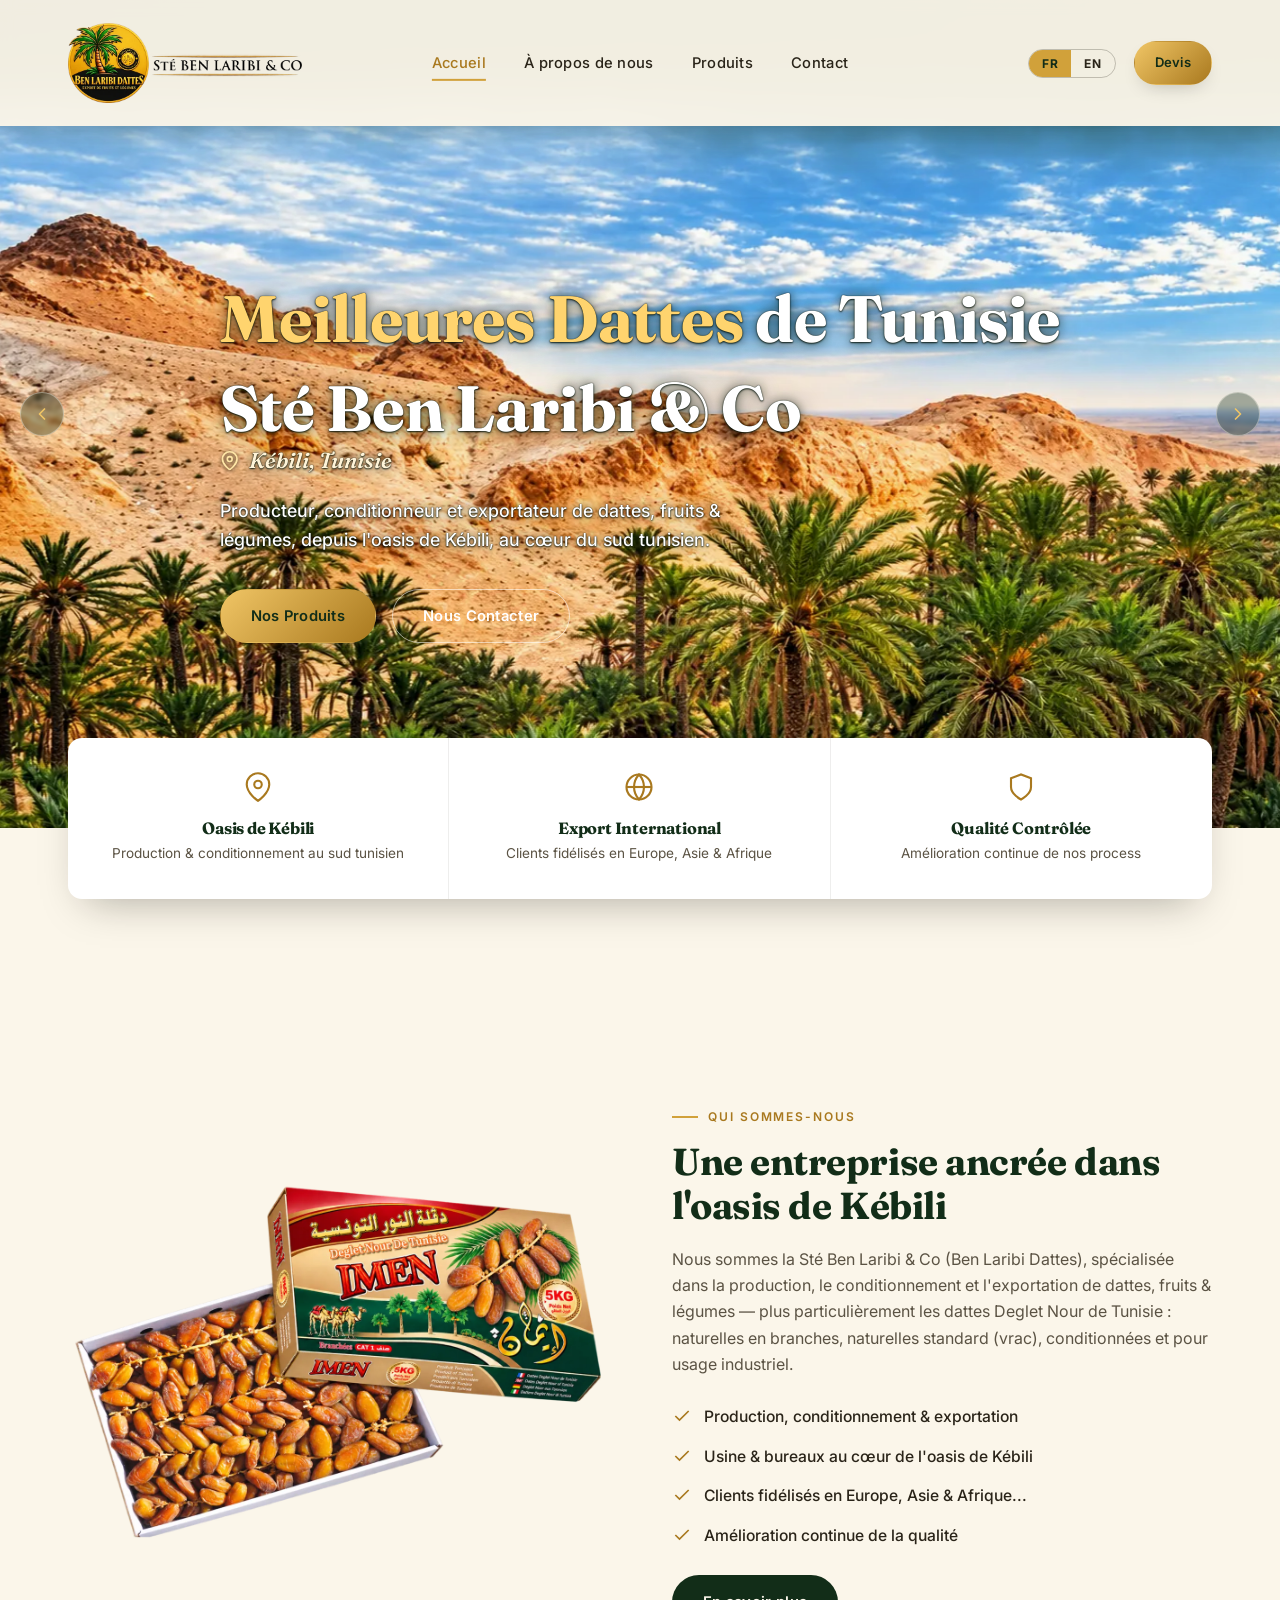
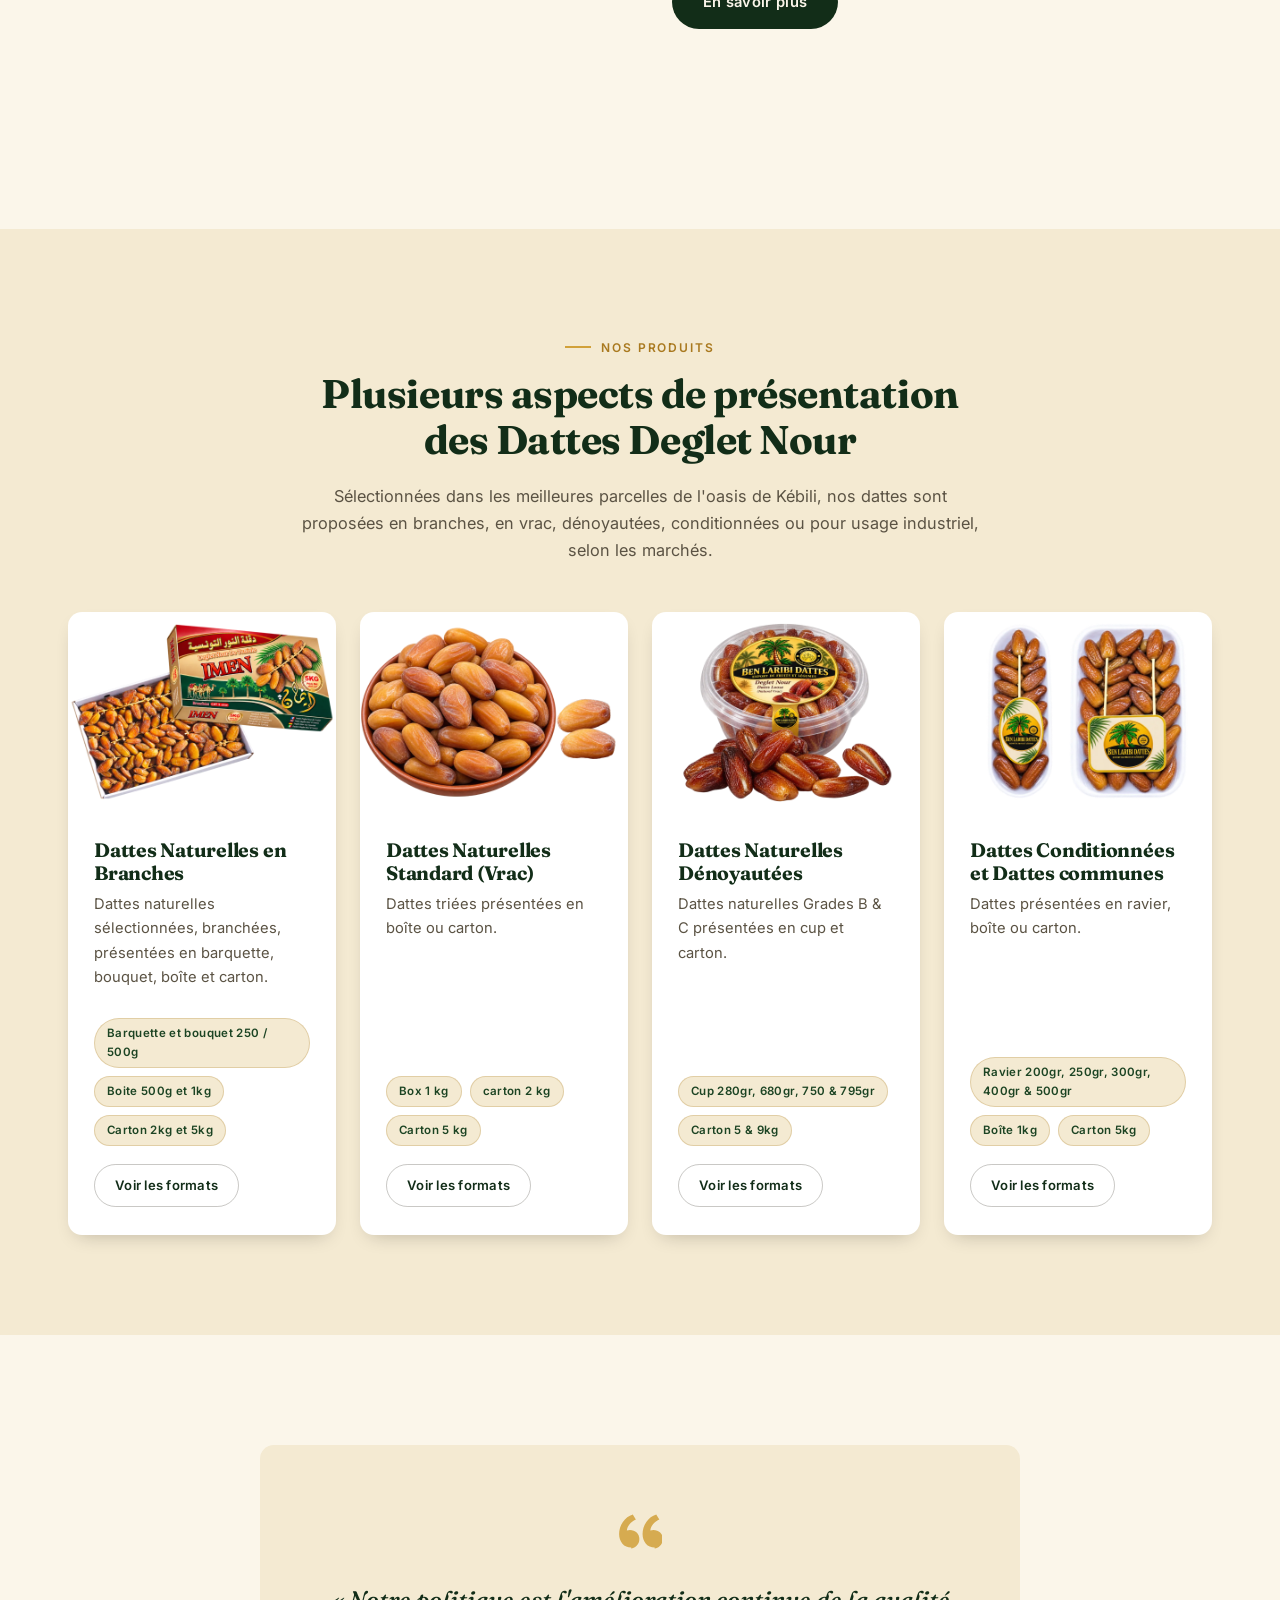
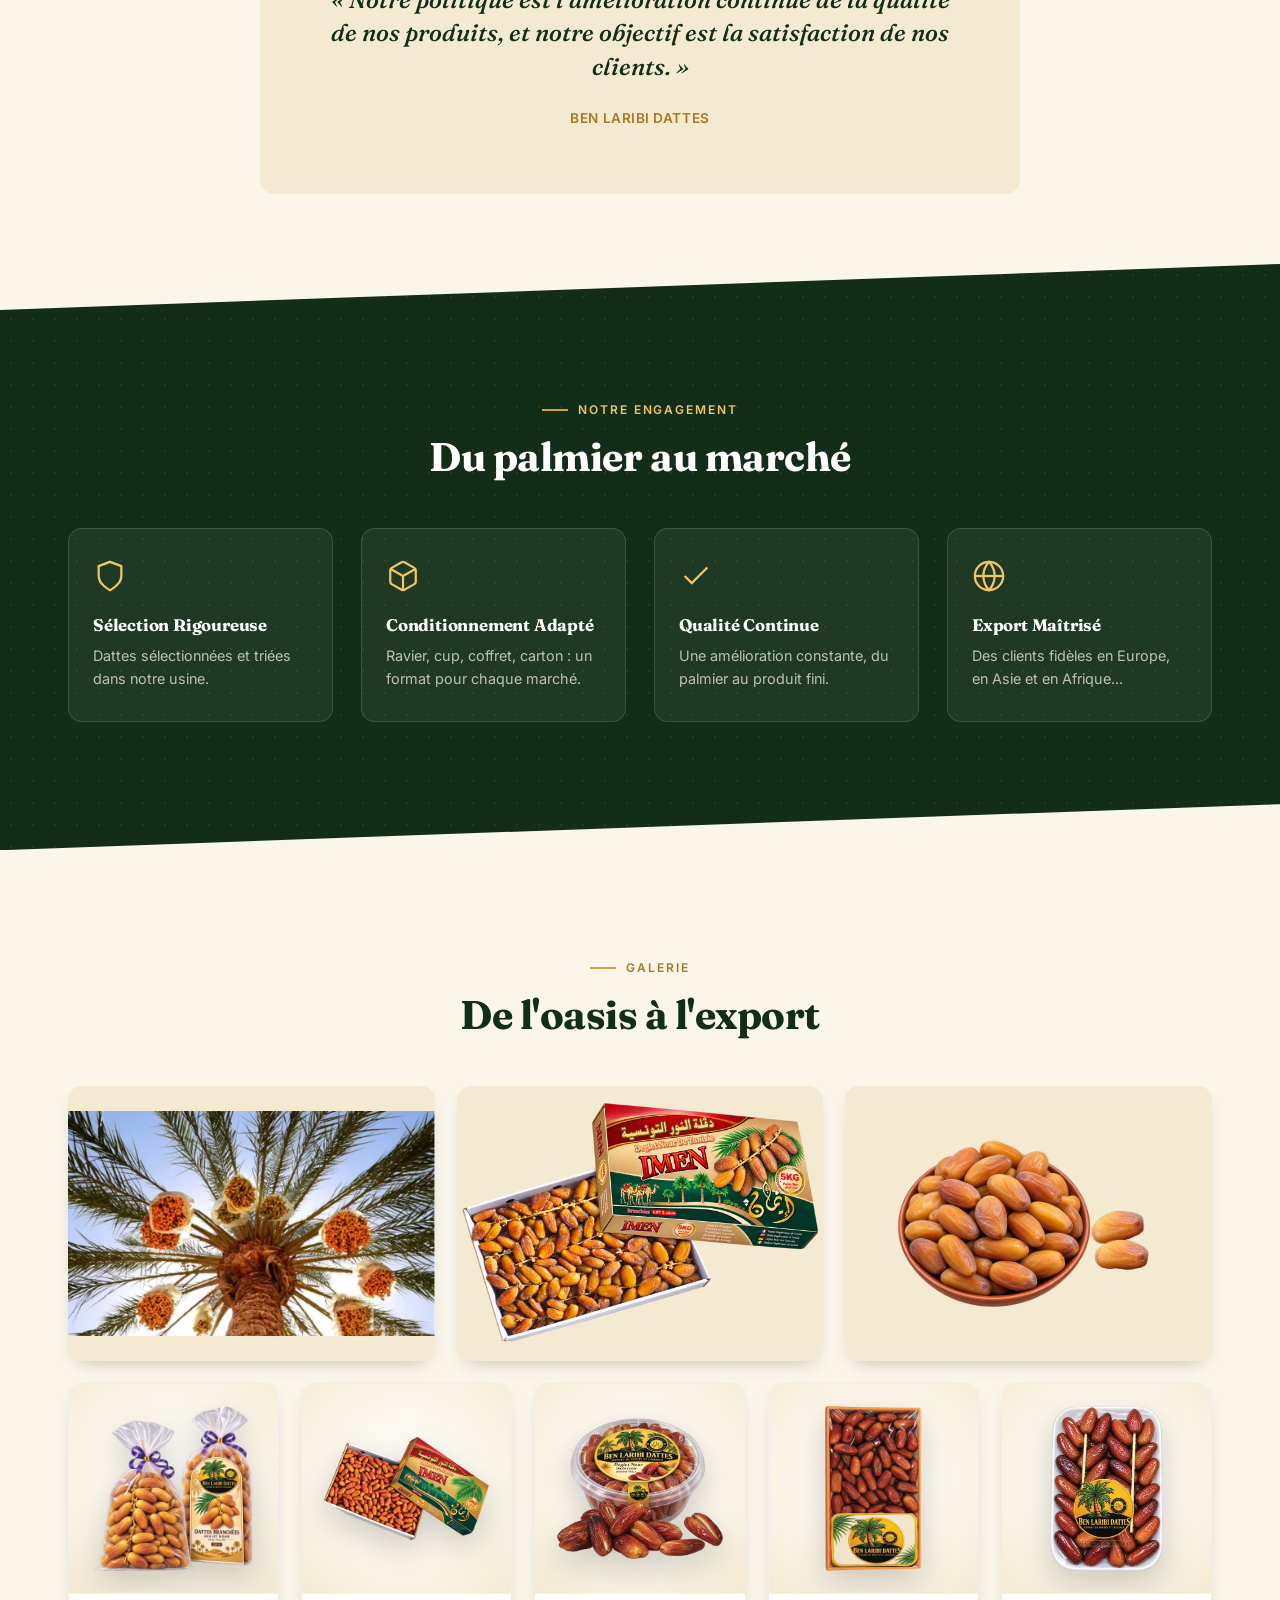
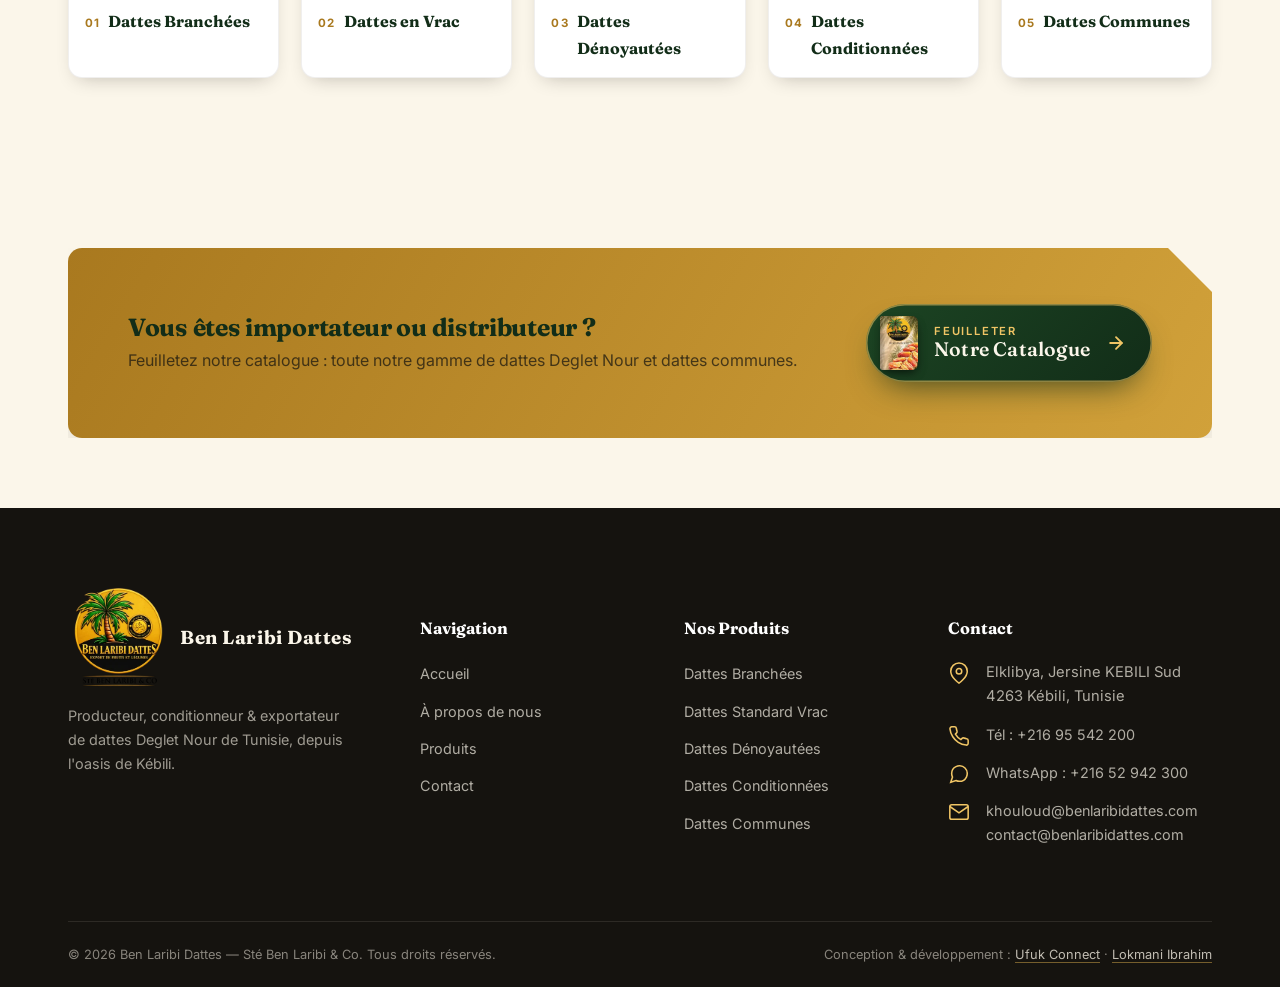
<file: index.html>
<!DOCTYPE html>
<html lang="fr" data-lang="fr">
<head>
<meta charset="UTF-8">
<meta name="viewport" content="width=device-width, initial-scale=1.0">
<title>Ben Laribi Dattes | Dattes de Tunisie Deglet Nour, Export</title>
<meta name="description" content="Sté Ben Laribi &amp; Co, producteur, conditionneur et exportateur de dattes Deglet Nour de Tunisie depuis l'oasis de Kébili : dattes branchées, vrac, dénoyautées et conditionnées pour l'export.">
<meta name="robots" content="index, follow, max-image-preview:large">
<link rel="canonical" href="https://benlaribidattes.com/">
<meta name="author" content="Sté Ben Laribi &amp; Co">
<meta name="designer" content="Ufuk Connect (ufuk.tn) — Lokmani Ibrahim (ibrahim.tn)">
<meta name="theme-color" content="#122d18">
<meta name="geo.region" content="TN-73">
<meta name="geo.placename" content="Kébili">
<meta property="og:type" content="website">
<meta property="og:site_name" content="Ben Laribi Dattes">
<meta property="og:locale" content="fr_FR">
<meta property="og:locale:alternate" content="en_GB">
<meta property="og:url" content="https://benlaribidattes.com/">
<meta property="og:title" content="Ben Laribi Dattes | Dattes de Tunisie Deglet Nour, Export">
<meta property="og:description" content="Sté Ben Laribi &amp; Co, producteur, conditionneur et exportateur de dattes Deglet Nour de Tunisie depuis l'oasis de Kébili : dattes branchées, vrac, dénoyautées et conditionnées pour l'export.">
<meta property="og:image" content="https://benlaribidattes.com/assets/images/og-image.jpg">
<meta property="og:image:width" content="1200">
<meta property="og:image:height" content="630">
<meta property="og:image:alt" content="Palmeraie de l'oasis de Kébili, Tunisie — Ben Laribi Dattes">
<meta name="twitter:card" content="summary_large_image">
<meta name="twitter:title" content="Ben Laribi Dattes | Dattes de Tunisie Deglet Nour, Export">
<meta name="twitter:description" content="Sté Ben Laribi &amp; Co, producteur, conditionneur et exportateur de dattes Deglet Nour de Tunisie depuis l'oasis de Kébili : dattes branchées, vrac, dénoyautées et conditionnées pour l'export.">
<meta name="twitter:image" content="https://benlaribidattes.com/assets/images/og-image.jpg">
<link rel="author" href="humans.txt">
<link rel="icon" type="image/png" sizes="48x48" href="assets/images/favicon-48.png">
<link rel="icon" type="image/png" sizes="192x192" href="assets/images/icon-192.png">
<link rel="apple-touch-icon" href="assets/images/apple-touch-icon.png">
<link rel="preload" as="image" href="assets/images/oasis.webp" imagesrcset="assets/images/oasis-960.webp 960w, assets/images/oasis.webp 1586w" imagesizes="100vw" fetchpriority="high">
<link rel="manifest" href="site.webmanifest">
<link rel="preconnect" href="https://fonts.googleapis.com">
<link rel="preconnect" href="https://fonts.gstatic.com" crossorigin>
<link rel="stylesheet" href="assets/css/style.css?v=19">
<script type="application/ld+json">
{
 "@context": "https://schema.org",
 "@graph": [
  {
   "@type": "Organization",
   "@id": "https://benlaribidattes.com/#organization",
   "name": "Sté Ben Laribi & Co",
   "alternateName": [
    "Ben Laribi Dattes",
    "Ben Laribi & Co",
    "Ben Laribi",
    "Sté Ben Laribi",
    "Dattes Ben Laribi"
   ],
   "url": "https://benlaribidattes.com/",
   "logo": "https://benlaribidattes.com/assets/images/icon-512.png",
   "image": "https://benlaribidattes.com/assets/images/og-image.jpg",
   "description": "Producteur, conditionneur et exportateur de dattes Deglet Nour de Tunisie depuis l'oasis de Kébili.",
   "foundingDate": "2005",
   "email": "contact@benlaribidattes.com",
   "telephone": "+216 95 542 200",
   "address": {
    "@type": "PostalAddress",
    "streetAddress": "Elklibya, Jersine Kébili Sud",
    "postalCode": "4263",
    "addressLocality": "Kébili",
    "addressCountry": "TN"
   },
   "areaServed": [
    "Europe",
    "Asia",
    "Africa"
   ],
   "knowsAbout": [
    "Dattes Deglet Nour",
    "Dattes Aligh",
    "Dattes Khouat Aligh",
    "Dattes Kenta",
    "Export de dattes"
   ],
   "contactPoint": [
    {
     "@type": "ContactPoint",
     "contactType": "sales",
     "telephone": "+216 95 542 200",
     "email": "contact@benlaribidattes.com",
     "availableLanguage": [
      "French",
      "English",
      "Arabic"
     ]
    },
    {
     "@type": "ContactPoint",
     "contactType": "customer service",
     "telephone": "+216 52 942 300",
     "email": "khouloud@benlaribidattes.com",
     "availableLanguage": [
      "French",
      "English",
      "Arabic"
     ]
    }
   ],
   "slogan": "Meilleures Dattes de Tunisie",
   "hasOfferCatalog": {
    "@type": "OfferCatalog",
    "name": "Dattes de Tunisie — Ben Laribi Dattes",
    "itemListElement": [
     {
      "@type": "Offer",
      "itemOffered": {
       "@type": "Product",
       "name": "Dattes Deglet Nour Naturelles Branchées",
       "brand": {
        "@type": "Brand",
        "name": "Ben Laribi Dattes"
       },
       "countryOfOrigin": "TN"
      }
     },
     {
      "@type": "Offer",
      "itemOffered": {
       "@type": "Product",
       "name": "Dattes Deglet Nour Naturelles en Vrac",
       "brand": {
        "@type": "Brand",
        "name": "Ben Laribi Dattes"
       },
       "countryOfOrigin": "TN"
      }
     },
     {
      "@type": "Offer",
      "itemOffered": {
       "@type": "Product",
       "name": "Dattes Deglet Nour Naturelles Dénoyautées",
       "brand": {
        "@type": "Brand",
        "name": "Ben Laribi Dattes"
       },
       "countryOfOrigin": "TN"
      }
     },
     {
      "@type": "Offer",
      "itemOffered": {
       "@type": "Product",
       "name": "Dattes Deglet Nour Conditionnées",
       "brand": {
        "@type": "Brand",
        "name": "Ben Laribi Dattes"
       },
       "countryOfOrigin": "TN"
      }
     },
     {
      "@type": "Offer",
      "itemOffered": {
       "@type": "Product",
       "name": "Dattes Aligh",
       "brand": {
        "@type": "Brand",
        "name": "Ben Laribi Dattes"
       },
       "countryOfOrigin": "TN"
      }
     },
     {
      "@type": "Offer",
      "itemOffered": {
       "@type": "Product",
       "name": "Dattes Khouat Aligh",
       "brand": {
        "@type": "Brand",
        "name": "Ben Laribi Dattes"
       },
       "countryOfOrigin": "TN"
      }
     },
     {
      "@type": "Offer",
      "itemOffered": {
       "@type": "Product",
       "name": "Dattes Kenta",
       "brand": {
        "@type": "Brand",
        "name": "Ben Laribi Dattes"
       },
       "countryOfOrigin": "TN"
      }
     }
    ]
   }
  },
  {
   "@type": "Organization",
   "@id": "https://ufuk.tn/#organization",
   "name": "Ufuk Connect",
   "url": "https://ufuk.tn/",
   "founder": {
    "@type": "Person",
    "@id": "https://ibrahim.tn/#person",
    "name": "Lokmani Ibrahim",
    "url": "https://ibrahim.tn/"
   }
  },
  {
   "@type": "WebSite",
   "@id": "https://benlaribidattes.com/#website",
   "url": "https://benlaribidattes.com/",
   "name": "Ben Laribi Dattes",
   "inLanguage": [
    "fr",
    "en"
   ],
   "publisher": {
    "@id": "https://benlaribidattes.com/#organization"
   },
   "creator": {
    "@id": "https://ufuk.tn/#organization"
   }
  },
  {
   "@type": "WebPage",
   "@id": "https://benlaribidattes.com/#webpage",
   "url": "https://benlaribidattes.com/",
   "name": "Ben Laribi Dattes | Dattes de Tunisie Deglet Nour, Export",
   "description": "Sté Ben Laribi & Co, producteur, conditionneur et exportateur de dattes Deglet Nour de Tunisie depuis l'oasis de Kébili : dattes branchées, vrac, dénoyautées et conditionnées pour l'export.",
   "inLanguage": "fr",
   "isPartOf": {
    "@id": "https://benlaribidattes.com/#website"
   },
   "about": {
    "@id": "https://benlaribidattes.com/#organization"
   },
   "primaryImageOfPage": "https://benlaribidattes.com/assets/images/og-image.jpg"
  }
 ]
}
</script>
</head>
<body data-title-fr="Ben Laribi Dattes | Dattes de Tunisie Deglet Nour, Export" data-title-en="Ben Laribi Dattes — Export of Tunisian Deglet Nour Dates">

<header class="site-header">
  <div class="container">
    <a href="index.html" class="brand">
      <img class="brand-logo" src="assets/images/logo-h-web.webp" alt="Ben Laribi Dattes — Sté Ben Laribi &amp; Co" width="1200" height="409">
    </a>
    <nav class="main-nav">
      <a href="index.html" data-fr-only>Accueil</a><a href="index.html" data-en-only>Home</a>
      <a href="entreprise.html" data-fr-only>À propos de nous</a><a href="entreprise.html" data-en-only>About Us</a>
      <a href="produits.html" data-fr-only>Produits</a><a href="produits.html" data-en-only>Products</a>
      <a href="contact.html" data-fr-only>Contact</a><a href="contact.html" data-en-only>Contact</a>
    </nav>
    <div class="header-actions">
      <div class="lang-toggle">
        <button data-lang="fr" type="button">FR</button>
        <button data-lang="en" type="button">EN</button>
      </div>
      <a href="contact.html" class="btn btn-primary btn-sm"><span data-fr-only>Devis</span><span data-en-only>Quote</span></a>
      <button class="menu-toggle" aria-label="Menu"><span></span><span></span><span></span></button>
    </div>
  </div>
</header>

<main>
  <!-- HERO -->
  <section class="ufuk-connect">
    <div class="ufuk-connect-slider">
      <div class="ufuk-connect-slide is-active"><img fetchpriority="high" src="assets/images/oasis.webp" srcset="assets/images/oasis-960.webp 960w, assets/images/oasis.webp 1586w" sizes="100vw" alt="Oasis de Kébili, Tunisie"></div>
      <div class="ufuk-connect-slide"><img src="assets/images/oasis5.webp" srcset="assets/images/oasis5-960.webp 960w, assets/images/oasis5.webp 1492w" sizes="100vw" alt="Palmeraie de Kébili"></div>
      <div class="ufuk-connect-slide"><img src="assets/images/oasis3.webp" srcset="assets/images/oasis3-960.webp 960w, assets/images/oasis3.webp 1920w" sizes="100vw" alt="Régime de dattes sur le palmier, oasis de Kébili"></div>
      <div class="ufuk-connect-slide"><img src="assets/images/about-1.webp" srcset="assets/images/about-1-960.webp 960w, assets/images/about-1.webp 1536w" sizes="100vw" alt="Palmeraie de l'oasis de Kébili"></div>
    </div>
    <button type="button" class="ufuk-connect-arrow ufuk-connect-arrow-prev" aria-label="Image précédente">
      <svg viewBox="0 0 24 24" fill="none" stroke="currentColor" stroke-width="2" stroke-linecap="round" stroke-linejoin="round"><polyline points="15 18 9 12 15 6"/></svg>
    </button>
    <button type="button" class="ufuk-connect-arrow ufuk-connect-arrow-next" aria-label="Image suivante">
      <svg viewBox="0 0 24 24" fill="none" stroke="currentColor" stroke-width="2" stroke-linecap="round" stroke-linejoin="round"><polyline points="9 18 15 12 9 6"/></svg>
    </button>
    <div class="container">
      <div class="ufuk-connect-inner">
        <h1>
          <span data-fr-only><em>Meilleures Dattes</em> de Tunisie</span>
          <span data-en-only><em>Best Dates</em> of Tunisia</span>
        </h1>
        <div class="hero-brand">
          <span class="hero-brand-name">Sté Ben Laribi &amp; Co</span>
          <span class="hero-brand-place">
            <svg viewBox="0 0 24 24" fill="none" stroke="currentColor" stroke-width="2" aria-hidden="true"><path d="M21 10c0 7-9 13-9 13s-9-6-9-13a9 9 0 0 1 18 0z"/><circle cx="12" cy="10" r="3"/></svg>
            <span data-fr-only>Kébili, Tunisie</span><span data-en-only>Kébili, Tunisia</span>
          </span>
        </div>
        <p class="lead" data-fr-only>Producteur, conditionneur et exportateur de dattes, fruits &amp; légumes, depuis l'oasis de Kébili, au cœur du sud tunisien.</p>
        <p class="lead" data-en-only>Producer, packer and exporter of dates, fruit &amp; vegetables, from the Kébili oasis, in the heart of southern Tunisia.</p>
        <div class="ufuk-connect-actions">
          <a href="produits.html" class="btn btn-primary"><span data-fr-only>Nos Produits</span><span data-en-only>Our Products</span></a>
          <a href="contact.html" class="btn btn-outline"><span data-fr-only>Nous Contacter</span><span data-en-only>Contact Us</span></a>
        </div>
      </div>
    </div>
    <div class="ufuk-connect-dots" aria-hidden="false"></div>
  </section>

  <div class="container">
    <div class="strip reveal">
      <div class="item">
        <svg viewBox="0 0 24 24" fill="none" stroke="currentColor" stroke-width="1.7"><path d="M21 10c0 7-9 13-9 13s-9-6-9-13a9 9 0 0 1 18 0z"/><circle cx="12" cy="10" r="3"/></svg>
        <h4 data-fr-only>Oasis de Kébili</h4><h4 data-en-only>Kébili Oasis</h4>
        <p data-fr-only>Production &amp; conditionnement au sud tunisien</p>
        <p data-en-only>Production &amp; packing in southern Tunisia</p>
      </div>
      <div class="item">
        <svg viewBox="0 0 24 24" fill="none" stroke="currentColor" stroke-width="1.7"><circle cx="12" cy="12" r="10"/><line x1="2" y1="12" x2="22" y2="12"/><path d="M12 2a15.3 15.3 0 0 1 4 10 15.3 15.3 0 0 1-4 10 15.3 15.3 0 0 1-4-10 15.3 15.3 0 0 1 4-10z"/></svg>
        <h4 data-fr-only>Export International</h4><h4 data-en-only>International Export</h4>
        <p data-fr-only>Clients fidélisés en Europe, Asie &amp; Afrique</p>
        <p data-en-only>Loyal customers in Europe, Asia &amp; Africa</p>
      </div>
      <div class="item">
        <svg viewBox="0 0 24 24" fill="none" stroke="currentColor" stroke-width="1.7"><path d="M12 22s8-4 8-10V5l-8-3-8 3v7c0 6 8 10 8 10z"/></svg>
        <h4 data-fr-only>Qualité Contrôlée</h4><h4 data-en-only>Controlled Quality</h4>
        <p data-fr-only>Amélioration continue de nos process</p>
        <p data-en-only>Continuous improvement of our processes</p>
      </div>
    </div>
  </div>

  <!-- INTRO -->
  <section class="section-pad">
    <div class="container">
      <div class="split reveal">
        <div class="split-media">
          <div class="media" style="--ar:5/4.3">
            <img loading="lazy" decoding="async" src="assets/images/product-conditionnees.webp" alt="Dattes Deglet Nour naturelles Ben Laribi Dattes">
            <div class="ph">
              <svg viewBox="0 0 24 24" fill="none" stroke="currentColor" stroke-width="1.5"><path d="M23 19a2 2 0 0 1-2 2H3a2 2 0 0 1-2-2V8a2 2 0 0 1 2-2h4l2-3h6l2 3h4a2 2 0 0 1 2 2z"/><circle cx="12" cy="13" r="4"/></svg>
              <small data-fr-only>Photo à venir</small><small data-en-only>Photo coming soon</small>
            </div>
          </div>
        </div>
        <div class="split-text">
          <div class="eyebrow"><span data-fr-only>Qui sommes-nous</span><span data-en-only>Who we are</span></div>
          <h2 data-fr-only>Une entreprise ancrée dans l'oasis de Kébili</h2>
          <h2 data-en-only>A company rooted in the Kébili oasis</h2>
          <p data-fr-only>Nous sommes la Sté Ben Laribi &amp; Co (Ben Laribi Dattes), spécialisée dans la production, le conditionnement et l'exportation de dattes, fruits &amp; légumes — plus particulièrement les dattes Deglet Nour de Tunisie : naturelles en branches, naturelles standard (vrac), conditionnées et pour usage industriel.</p>
          <p data-en-only>We are Sté Ben Laribi &amp; Co (Ben Laribi Dattes), specialising in the production, packing and export of dates, fruit &amp; vegetables — more specifically Tunisian Deglet Nour dates: natural on the branch, natural standard (loose), packed and for industrial use.</p>
          <ul class="check-list">
            <li><svg viewBox="0 0 24 24" fill="none" stroke="currentColor" stroke-width="2"><polyline points="20 6 9 17 4 12"/></svg><span data-fr-only>Production, conditionnement &amp; exportation</span><span data-en-only>Production, packing &amp; export</span></li>
            <li><svg viewBox="0 0 24 24" fill="none" stroke="currentColor" stroke-width="2"><polyline points="20 6 9 17 4 12"/></svg><span data-fr-only>Usine &amp; bureaux au cœur de l'oasis de Kébili</span><span data-en-only>Factory &amp; offices in the heart of the Kébili oasis</span></li>
            <li><svg viewBox="0 0 24 24" fill="none" stroke="currentColor" stroke-width="2"><polyline points="20 6 9 17 4 12"/></svg><span data-fr-only>Clients fidélisés en Europe, Asie &amp; Afrique...</span><span data-en-only>Loyal customers in Europe, Asia &amp; Africa...</span></li>
            <li><svg viewBox="0 0 24 24" fill="none" stroke="currentColor" stroke-width="2"><polyline points="20 6 9 17 4 12"/></svg><span data-fr-only>Amélioration continue de la qualité</span><span data-en-only>Continuous quality improvement</span></li>
          </ul>
          <a href="entreprise.html" class="btn btn-dark"><span data-fr-only>En savoir plus</span><span data-en-only>Learn more</span></a>
        </div>
      </div>
    </div>
  </section>

  <!-- PRODUCTS -->
  <section class="section-pad bg-cream2">
    <div class="container">
      <div class="section-head reveal">
        <div class="eyebrow"><span data-fr-only>Nos Produits</span><span data-en-only>Our Products</span></div>
        <h2 data-fr-only>Plusieurs aspects de présentation des Dattes Deglet Nour</h2>
        <h2 data-en-only>Several presentations of Deglet Nour dates</h2>
        <p data-fr-only>Sélectionnées dans les meilleures parcelles de l'oasis de Kébili, nos dattes sont proposées en branches, en vrac, dénoyautées, conditionnées ou pour usage industriel, selon les marchés.</p>
        <p data-en-only>Selected from the finest plots of the Kébili oasis, our dates are available on the branch, loose, pitted, packed or for industrial use, according to your markets and uses.</p>
      </div>
      <div class="products-grid">
        <article class="product-card reveal">
          <div class="media">
            <img loading="lazy" decoding="async" src="assets/images/product-conditionnees.webp" alt="Dattes Deglet Nour naturelles en branches de Tunisie">
            <div class="ph"><svg viewBox="0 0 24 24" fill="none" stroke="currentColor" stroke-width="1.5"><path d="M23 19a2 2 0 0 1-2 2H3a2 2 0 0 1-2-2V8a2 2 0 0 1 2-2h4l2-3h6l2 3h4a2 2 0 0 1 2 2z"/><circle cx="12" cy="13" r="4"/></svg><small data-fr-only>Photo à venir</small><small data-en-only>Photo coming soon</small></div>
          </div>
          <div class="product-card-body">
            <h3 data-fr-only>Dattes Naturelles en Branches</h3><h3 data-en-only>Natural Dates on the Branch</h3>
            <p data-fr-only>Dattes naturelles sélectionnées, branchées, présentées en barquette, bouquet, boîte et carton.</p>
            <p data-en-only>Selected natural dates on the branch, presented in trays, bouquets, boxes and cartons.</p>
            <div class="tag-row"><span class="tag" data-fr-only>Barquette et bouquet 250 / 500g </span><span class="tag" data-en-only>Tray and bouquet 250 / 500g</span><span class="tag" data-fr-only>Boite 500g et 1kg </span><span class="tag" data-en-only>Box 500g and 1kg</span> <span class="tag" data-fr-only>Carton 2kg et 5kg </span><span class="tag" data-en-only>Carton 2kg and 5kg</span></div>
            <a href="produits.html#branchees" class="btn btn-outline btn-sm" style="border-color:rgba(42,36,25,.25);color:var(--green-deep)"><span data-fr-only>Voir les formats</span><span data-en-only>See formats</span></a>
          </div>
        </article>
        <article class="product-card reveal">
          <div class="media">
            <img loading="lazy" decoding="async" src="assets/images/product-vrac.webp" alt="Dattes Deglet Nour naturelles standard en vrac">
            <div class="ph"><svg viewBox="0 0 24 24" fill="none" stroke="currentColor" stroke-width="1.5"><path d="M23 19a2 2 0 0 1-2 2H3a2 2 0 0 1-2-2V8a2 2 0 0 1 2-2h4l2-3h6l2 3h4a2 2 0 0 1 2 2z"/><circle cx="12" cy="13" r="4"/></svg><small data-fr-only>Photo à venir</small><small data-en-only>Photo coming soon</small></div>
          </div>
          <div class="product-card-body">
            <h3 data-fr-only>Dattes Naturelles Standard (Vrac)</h3><h3 data-en-only>Natural Standard Dates (Loose)</h3>
            <p data-fr-only>Dattes triées présentées en boîte ou carton.</p>
            <p data-en-only>Sorted dates, presented in paper boxes or cartons — ready for export distribution.</p>
            <div class="tag-row"><span class="tag">Box 1 kg</span><span class="tag">carton 2 kg</span><span class="tag">Carton 5 kg</span></div>
            <a href="produits.html#vrac" class="btn btn-outline btn-sm" style="border-color:rgba(42,36,25,.25);color:var(--green-deep)"><span data-fr-only>Voir les formats</span><span data-en-only>See formats</span></a>
          </div>
        </article>
        <article class="product-card reveal">
          <div class="media">
            <img loading="lazy" decoding="async" src="assets/images/product-branchees.webp" alt="Dattes Deglet Nour naturelles dénoyautées">
            <div class="ph"><svg viewBox="0 0 24 24" fill="none" stroke="currentColor" stroke-width="1.5"><path d="M23 19a2 2 0 0 1-2 2H3a2 2 0 0 1-2-2V8a2 2 0 0 1 2-2h4l2-3h6l2 3h4a2 2 0 0 1 2 2z"/><circle cx="12" cy="13" r="4"/></svg><small data-fr-only>Photo à venir</small><small data-en-only>Photo coming soon</small></div>
          </div>
          <div class="product-card-body">
            <h3 data-fr-only>Dattes Naturelles Dénoyautées</h3><h3 data-en-only>Natural Pitted Dates</h3>
            <p data-fr-only>Dattes naturelles Grades B & C présentées en cup et carton. </p>
            <p data-en-only>Natural dates, grades B &amp; C, presented in cups and cartons.</p>
            <div class="tag-row"><span class="tag">Cup 280gr, 680gr, 750 & 795gr </span><span class="tag" data-fr-only>Carton 5 & 9kg </span><span class="tag" data-en-only>Carton 5 &amp; 9kg</span></div>
            <a href="produits.html#denoyautees" class="btn btn-outline btn-sm" style="border-color:rgba(42,36,25,.25);color:var(--green-deep)"><span data-fr-only>Voir les formats</span><span data-en-only>See formats</span></a>
          </div>
        </article>
        <article class="product-card reveal">
          <div class="media">
            <img loading="lazy" decoding="async" src="assets/images/Dattes-Conditionnees.webp" alt="Dattes Deglet Nour conditionnées et dattes communes">
            <div class="ph"><svg viewBox="0 0 24 24" fill="none" stroke="currentColor" stroke-width="1.5"><path d="M23 19a2 2 0 0 1-2 2H3a2 2 0 0 1-2-2V8a2 2 0 0 1 2-2h4l2-3h6l2 3h4a2 2 0 0 1 2 2z"/><circle cx="12" cy="13" r="4"/></svg><small data-fr-only>Photo à venir</small><small data-en-only>Photo coming soon</small></div>
          </div>
          <div class="product-card-body">
            <h3 data-fr-only>Dattes Conditionnées et Dattes communes
            </h3><h3 data-en-only>Packed Dates and Common Dates</h3>
            <p data-fr-only>Dattes présentées en ravier, boîte ou carton.</p>
            <p data-en-only>Dates presented in trays, paper boxes or cartons.</p>
            <div class="tag-row"><span class="tag" data-fr-only>Ravier 200gr, 250gr, 300gr, 400gr & 500gr </span><span class="tag" data-en-only>Tray 200g, 250g, 300g, 400g &amp; 500g</span><span class="tag" data-fr-only>Boîte 1kg </span><span class="tag" data-en-only>Paper box 1kg</span><span class="tag">Carton 5kg </span></div>
            <a href="produits.html#conditionnees" class="btn btn-outline btn-sm" style="border-color:rgba(42,36,25,.25);color:var(--green-deep)"><span data-fr-only>Voir les formats</span><span data-en-only>See formats</span></a>
          </div>
        </article>
      </div>
    </div>
  </section>

  <!-- FOUNDER QUOTE -->
  <section class="section-pad tight">
    <div class="container">
      <div class="founder reveal">
        <svg class="quote-mark" viewBox="0 0 48 36" fill="currentColor"><path d="M14.4 36c-4 0-7.2-1.4-9.6-4.1C2.4 29.1 1.2 25.6 1.2 21.4c0-4.7 1.4-9.1 4.1-13.2C8.1 4.1 11.7 1.5 16.1 0l3.4 5.4c-3 1.4-5.4 3.2-7.1 5.5-1.7 2.2-2.6 4.4-2.7 6.6 1-.5 2.1-.7 3.3-.7 3 0 5.5 1 7.4 2.9 2 1.9 2.9 4.3 2.9 7.1 0 3-1 5.4-3 7.3-2 1.9-4.4 2.9-5.9 2.9zm25.6 0c-4 0-7.2-1.4-9.6-4.1-2.4-2.8-3.6-6.3-3.6-10.5 0-4.7 1.4-9.1 4.1-13.2C33.7 4.1 37.3 1.5 41.7 0l3.4 5.4c-3 1.4-5.4 3.2-7.1 5.5-1.7 2.2-2.6 4.4-2.7 6.6 1-.5 2.1-.7 3.3-.7 3 0 5.5 1 7.4 2.9 2 1.9 2.9 4.3 2.9 7.1 0 3-1 5.4-3 7.3-2 1.9-3.9 2.9-5.9 2.9z"/></svg>
        <blockquote data-fr-only>« Notre politique est l'amélioration continue de la qualité de nos produits, et notre objectif est la satisfaction de nos clients. »</blockquote>
        <blockquote data-en-only>“Our policy is the continuous improvement of the quality of our products, and our goal is the satisfaction of our customers.”</blockquote>
        <cite data-fr-only>Ben Laribi Dattes</cite>
        <cite data-en-only>Ben Laribi Dattes</cite>
      </div>
    </div>
  </section>

  <!-- VALUES BAND -->
  <section class="band">
    <div class="container">
      <div class="section-head reveal" style="max-width:620px">
        <div class="eyebrow" style="color:var(--gold-light)"><span data-fr-only>Notre Engagement</span><span data-en-only>Our Commitment</span></div>
        <h2 data-fr-only>Du palmier au marché</h2>
        <h2 data-en-only>From palm tree to market</h2>
      </div>
      <div class="value-grid">
        <div class="value-card reveal">
          <svg viewBox="0 0 24 24" fill="none" stroke="currentColor" stroke-width="1.6"><path d="M12 22s8-4 8-10V5l-8-3-8 3v7c0 6 8 10 8 10z"/></svg>
          <h4 data-fr-only>Sélection Rigoureuse</h4><h4 data-en-only>Rigorous Selection</h4>
          <p data-fr-only>Dattes sélectionnées et triées dans notre usine.</p>
          <p data-en-only>Dates selected and sorted in our factory.</p>
        </div>
        <div class="value-card reveal">
          <svg viewBox="0 0 24 24" fill="none" stroke="currentColor" stroke-width="1.6"><path d="M21 8a2 2 0 0 0-1-1.73l-7-4a2 2 0 0 0-2 0l-7 4A2 2 0 0 0 3 8v8a2 2 0 0 0 1 1.73l7 4a2 2 0 0 0 2 0l7-4a2 2 0 0 0 1-1.73z"/><polyline points="3.29 7 12 12 20.71 7"/><line x1="12" y1="22" x2="12" y2="12"/></svg>
          <h4 data-fr-only>Conditionnement Adapté</h4><h4 data-en-only>Tailored Packaging</h4>
          <p data-fr-only>Ravier, cup, coffret, carton : un format pour chaque marché.</p>
          <p data-en-only>Tray, cup, gift box, carton: a format for every market.</p>
        </div>
            <div class="value-card reveal">
          <svg viewBox="0 0 24 24" fill="none" stroke="currentColor" stroke-width="1.6"><polyline points="20 6 9 17 4 12"/></svg>
          <h4 data-fr-only>Qualité Continue</h4><h4 data-en-only>Continuous Quality</h4>
          <p data-fr-only>Une amélioration constante, du palmier au produit fini.</p>
          <p data-en-only>Constant improvement, from palm tree to finished product.</p>
        </div>
        <div class="value-card reveal">
          <svg viewBox="0 0 24 24" fill="none" stroke="currentColor" stroke-width="1.6"><circle cx="12" cy="12" r="10"/><line x1="2" y1="12" x2="22" y2="12"/><path d="M12 2a15.3 15.3 0 0 1 4 10 15.3 15.3 0 0 1-4 10 15.3 15.3 0 0 1-4-10 15.3 15.3 0 0 1 4-10z"/></svg>
          <h4 data-fr-only>Export Maîtrisé</h4><h4 data-en-only>Export Expertise</h4>
          <p data-fr-only>Des clients fidèles en Europe, en Asie et en Afrique...</p>
          <p data-en-only>Loyal customers in Europe, Asia and Africa...</p>
        </div>
    
      </div>
    </div>
  </section>

  <!-- GALLERY TEASER -->
  <section class="section-pad">
    <div class="container">
      <div class="section-head reveal">
        <div class="eyebrow"><span data-fr-only>Galerie</span><span data-en-only>Gallery</span></div>
        <h2 data-fr-only>De l'oasis à l'export</h2>
        <h2 data-en-only>From oasis to export</h2>
      </div>
      <div class="gallery-grid">
        <figure class="gallery-item reveal">
          <div class="media"><img loading="lazy" decoding="async" src="assets/images/oasis3-gallery.webp" alt="Oasis de Kébili"><div class="ph"><svg viewBox="0 0 24 24" fill="none" stroke="currentColor" stroke-width="1.5"><path d="M23 19a2 2 0 0 1-2 2H3a2 2 0 0 1-2-2V8a2 2 0 0 1 2-2h4l2-3h6l2 3h4a2 2 0 0 1 2 2z"/><circle cx="12" cy="13" r="4"/></svg></div></div>
          <figcaption><span data-fr-only>L'oasis de Kébili</span><span data-en-only>The Kébili oasis</span></figcaption>
        </figure>
        <figure class="gallery-item reveal">
          <div class="media"><img loading="lazy" decoding="async" src="assets/images/product-conditionnees.webp" alt="Dattes conditionnées Ben Laribi Dattes"><div class="ph"><svg viewBox="0 0 24 24" fill="none" stroke="currentColor" stroke-width="1.5"><path d="M23 19a2 2 0 0 1-2 2H3a2 2 0 0 1-2-2V8a2 2 0 0 1 2-2h4l2-3h6l2 3h4a2 2 0 0 1 2 2z"/><circle cx="12" cy="13" r="4"/></svg></div></div>
          <figcaption><span data-fr-only>Dattes conditionnées</span><span data-en-only>Packed dates</span></figcaption>
        </figure>
        <figure class="gallery-item gallery-item--small reveal">
          <div class="media"><img loading="lazy" decoding="async" src="assets/images/product-vrac.webp" alt="Coupelle de dattes Deglet Nour de Tunisie"><div class="ph"><svg viewBox="0 0 24 24" fill="none" stroke="currentColor" stroke-width="1.5"><path d="M23 19a2 2 0 0 1-2 2H3a2 2 0 0 1-2-2V8a2 2 0 0 1 2-2h4l2-3h6l2 3h4a2 2 0 0 1 2 2z"/><circle cx="12" cy="13" r="4"/></svg></div></div>
          <figcaption><span data-fr-only>Dattes en Vrac</span><span data-en-only>Loose Dates</span></figcaption>
        </figure>
      </div>
      <div class="gallery-products">
        <a class="gallery-product reveal" href="produits.html#branchees">
          <span class="gallery-product-media"><img src="assets/images/products/web/bouquet-500gr.webp" alt="Bouquet de dattes Deglet Nour branchées" loading="lazy"></span>
          <span class="gallery-product-name"><span class="gallery-product-num">01</span><span data-fr-only>Dattes Branchées</span><span data-en-only>Dates on the Branch</span></span>
        </a>
        <a class="gallery-product reveal" href="produits.html#vrac">
          <span class="gallery-product-media"><img src="assets/images/products/web/deglet-nour-dates-loose-naturel-vrac-1kg-5kg.webp" alt="Dattes Deglet Nour naturelles en vrac" loading="lazy"></span>
          <span class="gallery-product-name"><span class="gallery-product-num">02</span><span data-fr-only>Dattes en Vrac</span><span data-en-only>Loose Dates</span></span>
        </a>
        <a class="gallery-product reveal" href="produits.html#denoyautees">
          <span class="gallery-product-media"><img src="assets/images/products/web/cup-284gr-750gr-795gr-800gr.webp" alt="Cup de dattes naturelles dénoyautées" loading="lazy"></span>
          <span class="gallery-product-name"><span class="gallery-product-num">03</span><span data-fr-only>Dattes Dénoyautées</span><span data-en-only>Pitted Dates</span></span>
        </a>
        <a class="gallery-product reveal" href="produits.html#conditionnees">
          <span class="gallery-product-media"><img src="assets/images/products/web/boite-1kg.webp" alt="Boîte 1 kg de dattes Deglet Nour conditionnées" loading="lazy"></span>
          <span class="gallery-product-name"><span class="gallery-product-num">04</span><span data-fr-only>Dattes Conditionnées</span><span data-en-only>Processed Dates</span></span>
        </a>
        <a class="gallery-product reveal" href="produits.html#communes">
          <span class="gallery-product-media"><img src="assets/images/products/web/ravier-500gr-aligh.webp" alt="Ravier de dattes Aligh" loading="lazy"></span>
          <span class="gallery-product-name"><span class="gallery-product-num">05</span><span data-fr-only>Dattes Communes</span><span data-en-only>Common Dates</span></span>
        </a>
      </div>
    </div>
  </section>

  <!-- CTA -->
  <section class="section-pad tight">
    <div class="container">
      <div class="cta-banner reveal">
        <div>
          <h3 data-fr-only>Vous êtes importateur ou distributeur ?</h3>
          <h3 data-en-only>Are you an importer or distributor?</h3>
          <p data-fr-only>Feuilletez notre catalogue : toute notre gamme de dattes Deglet Nour et dattes communes.</p>
          <p data-en-only>Browse our catalogue: our full range of Deglet Nour and common dates.</p>
        </div>
        <button type="button" class="btn-catalogue" data-catalogue-open aria-haspopup="dialog">
          <span class="btn-catalogue-book" aria-hidden="true"><span class="btn-catalogue-cover"></span></span>
          <span class="btn-catalogue-label">
            <small data-fr-only>Feuilleter</small><small data-en-only>Browse</small>
            <b data-fr-only>Notre Catalogue</b><b data-en-only>Our Catalogue</b>
          </span>
          <svg class="btn-catalogue-arrow" viewBox="0 0 24 24" fill="none" stroke="currentColor" stroke-width="2.2" stroke-linecap="round" stroke-linejoin="round" aria-hidden="true"><line x1="5" y1="12" x2="19" y2="12"/><polyline points="12 5 19 12 12 19"/></svg>
        </button>
      </div>
    </div>
  </section>
</main>

<footer class="site-footer">
  <div class="container">
    <div class="footer-grid">
      <div class="footer-brand">
        <a href="index.html" class="brand" style="margin-bottom:16px;display:inline-flex">
          <span class="brand-mark">
            <img loading="lazy" decoding="async" src="assets/images/logo-240.webp" alt="Ben Laribi Dattes">
          </span>
          <span class="brand-word"><b>Ben Laribi Dattes</b></span>
        </a>
        <p data-fr-only>Producteur, conditionneur &amp; exportateur de dattes Deglet Nour de Tunisie, depuis l'oasis de Kébili.</p>
        <p data-en-only>Producer, packer &amp; exporter of Tunisian Deglet Nour dates, from the Kébili oasis.</p>
      </div>
      <div class="footer-col">
        <h5 data-fr-only>Navigation</h5><h5 data-en-only>Navigation</h5>
        <ul>
          <li><a href="index.html" data-fr-only>Accueil</a><a href="index.html" data-en-only>Home</a></li>
          <li><a href="entreprise.html" data-fr-only>À propos de nous</a><a href="entreprise.html" data-en-only>About Us</a></li>
          <li><a href="produits.html" data-fr-only>Produits</a><a href="produits.html" data-en-only>Products</a></li>
          <li><a href="contact.html" data-fr-only>Contact</a><a href="contact.html" data-en-only>Contact</a></li>
        </ul>
      </div>
      <div class="footer-col">
        <h5 data-fr-only>Nos Produits</h5><h5 data-en-only>Our Products</h5>
        <ul>
          <li><a href="produits.html#branchees" data-fr-only>Dattes Branchées</a><a href="produits.html#branchees" data-en-only>Dates on the Branch</a></li>
          <li><a href="produits.html#vrac" data-fr-only>Dattes Standard Vrac</a><a href="produits.html#vrac" data-en-only>Standard Loose Dates</a></li>
          <li><a href="produits.html#denoyautees" data-fr-only>Dattes Dénoyautées</a><a href="produits.html#denoyautees" data-en-only>Pitted Dates</a></li>
          <li><a href="produits.html#conditionnees" data-fr-only>Dattes Conditionnées</a><a href="produits.html#conditionnees" data-en-only>Packed Dates</a></li>
          <li><a href="produits.html#communes" data-fr-only>Dattes Communes</a><a href="produits.html#communes" data-en-only>Common Dates</a></li>
        </ul>
      </div>
      <div class="footer-col">
        <h5 data-fr-only>Contact</h5><h5 data-en-only>Contact</h5>
        <div class="contact-line">
          <svg viewBox="0 0 24 24" fill="none" stroke="currentColor" stroke-width="1.7"><path d="M21 10c0 7-9 13-9 13s-9-6-9-13a9 9 0 0 1 18 0z"/><circle cx="12" cy="10" r="3"/></svg>
          <p data-fr-only>Elklibya, Jersine KEBILI Sud<br>4263 Kébili, Tunisie</p>
          <p data-en-only>Elklibya, Jersine KEBILI Sud<br>4263 Kébili, Tunisia</p>
        </div>
        <div class="contact-line">
          <svg viewBox="0 0 24 24" fill="none" stroke="currentColor" stroke-width="1.7"><path d="M22 16.92v3a2 2 0 0 1-2.18 2 19.79 19.79 0 0 1-8.63-3.07 19.5 19.5 0 0 1-6-6 19.79 19.79 0 0 1-3.07-8.67A2 2 0 0 1 4.11 2h3a2 2 0 0 1 2 1.72c.13.96.36 1.9.7 2.81a2 2 0 0 1-.45 2.11L8.09 9.91a16 16 0 0 0 6 6l1.27-1.27a2 2 0 0 1 2.11-.45c.91.34 1.85.57 2.81.7A2 2 0 0 1 22 16.92z"/></svg>
          <a href="tel:+21695542200"><span data-fr-only>Tél</span><span data-en-only>Tel</span> : +216 95 542 200</a>
        </div>
        <div class="contact-line">
          <svg viewBox="0 0 24 24" fill="none" stroke="currentColor" stroke-width="1.7"><path d="M21 11.5a8.38 8.38 0 0 1-.9 3.8 8.5 8.5 0 0 1-7.6 4.7 8.38 8.38 0 0 1-3.8-.9L3 21l1.9-5.7a8.38 8.38 0 0 1-.9-3.8 8.5 8.5 0 0 1 4.7-7.6 8.38 8.38 0 0 1 3.8-.9h.5a8.48 8.48 0 0 1 8 8v.5z"/></svg>
          <a href="https://wa.me/21652942300" target="_blank" rel="noopener">WhatsApp : +216 52 942 300</a>
        </div>
        <div class="contact-line">
          <svg viewBox="0 0 24 24" fill="none" stroke="currentColor" stroke-width="1.7"><path d="M4 4h16c1.1 0 2 .9 2 2v12c0 1.1-.9 2-2 2H4c-1.1 0-2-.9-2-2V6c0-1.1.9-2 2-2z"/><polyline points="22,6 12,13 2,6"/></svg>
          <p><a href="mailto:khouloud@benlaribidattes.com">khouloud@benlaribidattes.com</a><br><a href="mailto:contact@benlaribidattes.com">contact@benlaribidattes.com</a></p>
        </div>
      </div>
    </div>
    <div class="footer-bottom">
      <span>&copy; <span data-year></span> Ben Laribi Dattes — Sté Ben Laribi &amp; Co. <span data-fr-only>Tous droits réservés.</span><span data-en-only>All rights reserved.</span></span>
      <span class="footer-credit"><span data-fr-only>Conception &amp; développement :</span><span data-en-only>Design &amp; development:</span> <a href="https://ufuk.tn/" target="_blank" rel="noopener" title="Ufuk Connect — agence web en Tunisie">Ufuk Connect</a> · <a href="https://ibrahim.tn/" target="_blank" rel="noopener author" title="Lokmani Ibrahim — développeur web">Lokmani Ibrahim</a></span>
    </div>
  </div>
</footer>

<button class="to-top" aria-label="Top"><svg viewBox="0 0 24 24" fill="none" stroke="currentColor" stroke-width="2"><line x1="12" y1="19" x2="12" y2="5"/><polyline points="5 12 12 5 19 12"/></svg></button>

<script src="assets/js/main.js?v=5"></script>
</body>
</html>
</file>
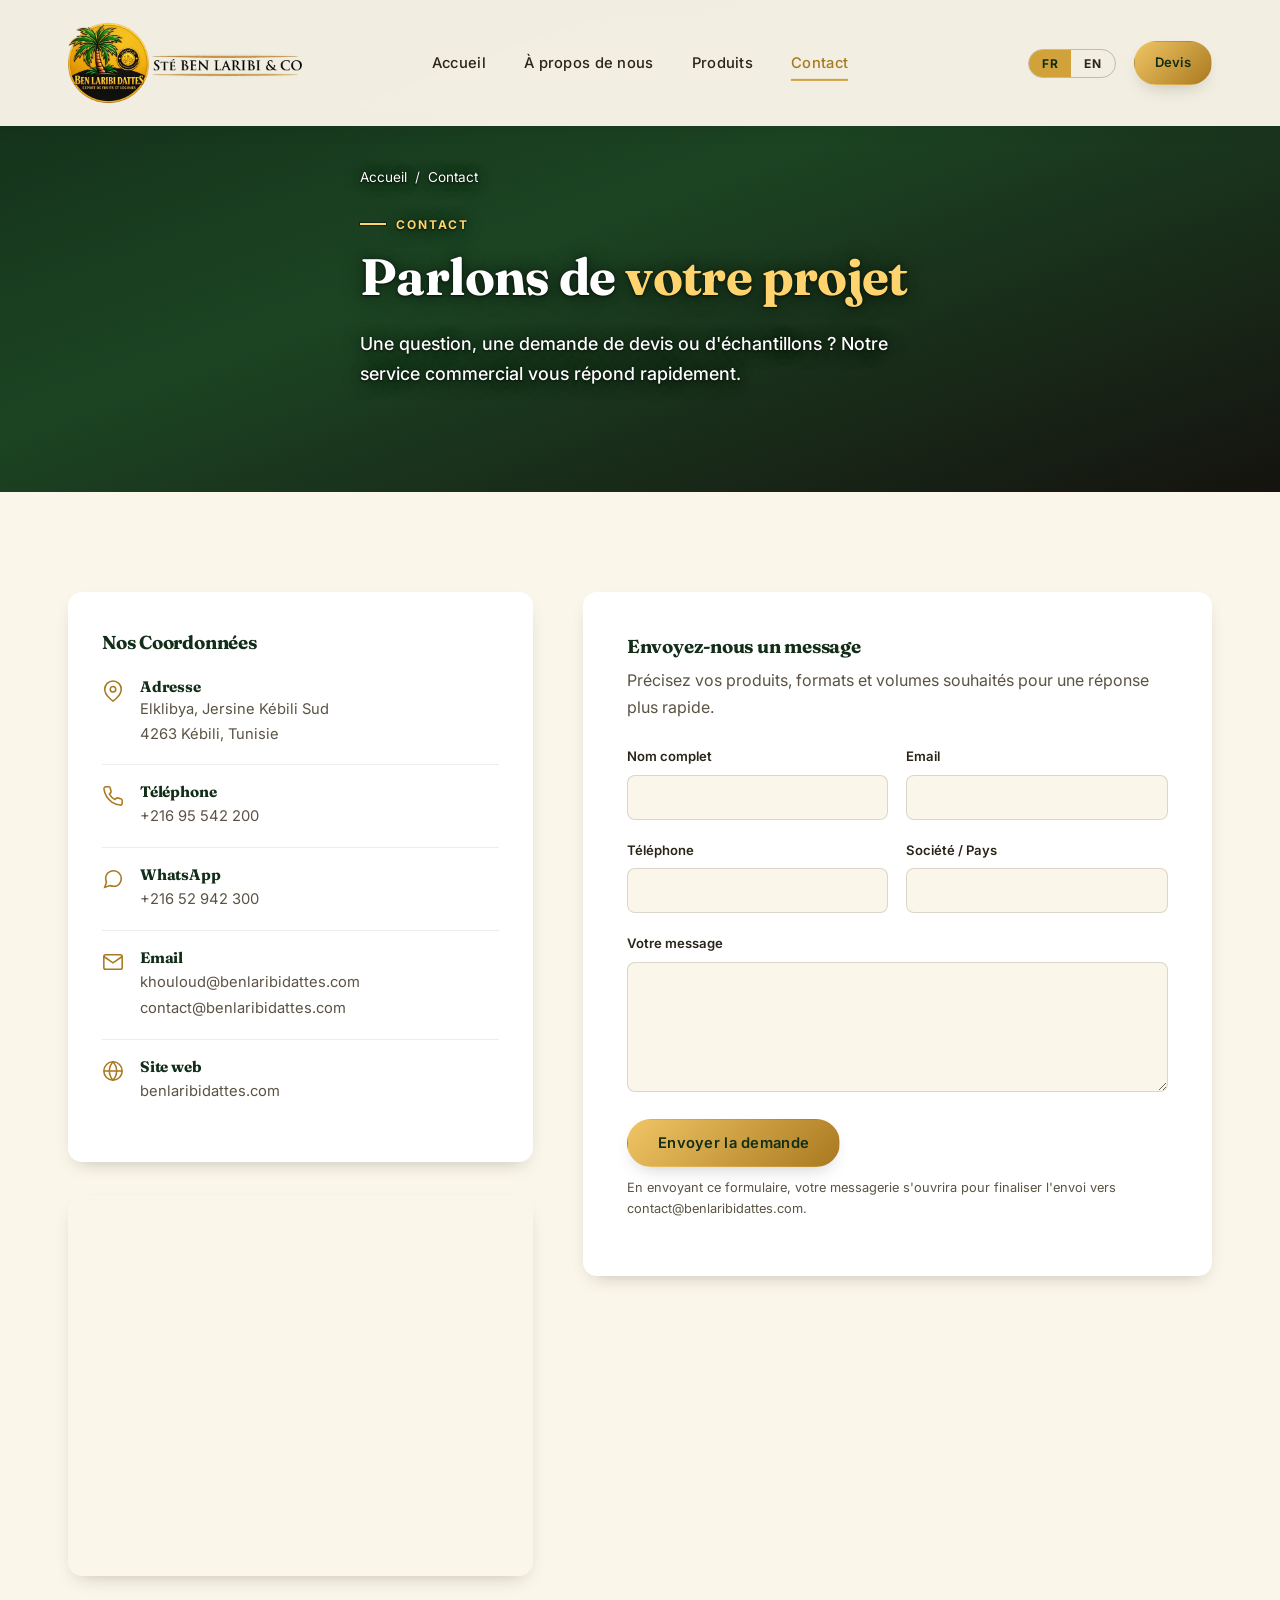
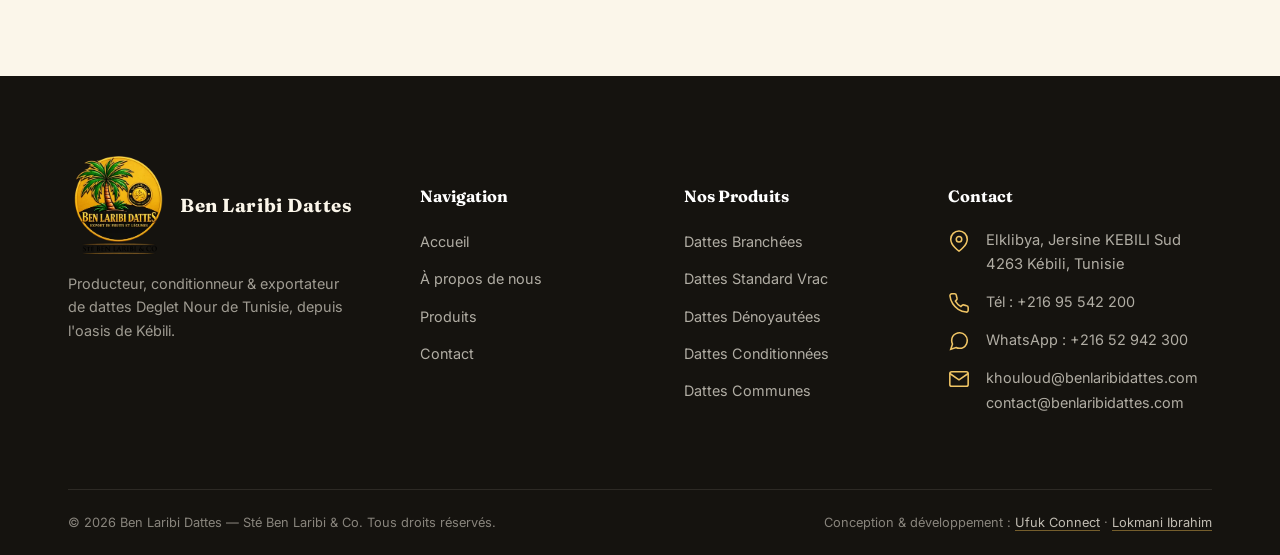
<file: contact.html>
<!DOCTYPE html>
<html lang="fr" data-lang="fr">
<head>
<meta charset="UTF-8">
<meta name="viewport" content="width=device-width, initial-scale=1.0">
<title>Contact & Devis — Ben Laribi Dattes, dattes de Tunisie (Kébili)</title>
<meta name="description" content="Contactez Sté Ben Laribi &amp; Co à Kébili, Tunisie : devis, échantillons et export de dattes Deglet Nour. Tél +216 95 542 200, WhatsApp +216 52 942 300.">
<meta name="robots" content="index, follow, max-image-preview:large">
<link rel="canonical" href="https://benlaribidattes.com/contact.html">
<meta name="author" content="Sté Ben Laribi &amp; Co">
<meta name="designer" content="Ufuk Connect (ufuk.tn) — Lokmani Ibrahim (ibrahim.tn)">
<meta name="theme-color" content="#122d18">
<meta name="geo.region" content="TN-73">
<meta name="geo.placename" content="Kébili">
<meta property="og:type" content="website">
<meta property="og:site_name" content="Ben Laribi Dattes">
<meta property="og:locale" content="fr_FR">
<meta property="og:locale:alternate" content="en_GB">
<meta property="og:url" content="https://benlaribidattes.com/contact.html">
<meta property="og:title" content="Contact & Devis — Ben Laribi Dattes, dattes de Tunisie (Kébili)">
<meta property="og:description" content="Contactez Sté Ben Laribi &amp; Co à Kébili, Tunisie : devis, échantillons et export de dattes Deglet Nour. Tél +216 95 542 200, WhatsApp +216 52 942 300.">
<meta property="og:image" content="https://benlaribidattes.com/assets/images/og-image.jpg">
<meta property="og:image:width" content="1200">
<meta property="og:image:height" content="630">
<meta property="og:image:alt" content="Palmeraie de l'oasis de Kébili, Tunisie — Ben Laribi Dattes">
<meta name="twitter:card" content="summary_large_image">
<meta name="twitter:title" content="Contact & Devis — Ben Laribi Dattes, dattes de Tunisie (Kébili)">
<meta name="twitter:description" content="Contactez Sté Ben Laribi &amp; Co à Kébili, Tunisie : devis, échantillons et export de dattes Deglet Nour. Tél +216 95 542 200, WhatsApp +216 52 942 300.">
<meta name="twitter:image" content="https://benlaribidattes.com/assets/images/og-image.jpg">
<link rel="author" href="humans.txt">
<link rel="icon" type="image/png" sizes="48x48" href="assets/images/favicon-48.png">
<link rel="icon" type="image/png" sizes="192x192" href="assets/images/icon-192.png">
<link rel="apple-touch-icon" href="assets/images/apple-touch-icon.png">
<link rel="manifest" href="site.webmanifest">
<link rel="preconnect" href="https://fonts.googleapis.com">
<link rel="preconnect" href="https://fonts.gstatic.com" crossorigin>
<link rel="stylesheet" href="assets/css/style.css?v=19">
<script type="application/ld+json">
{
 "@context": "https://schema.org",
 "@graph": [
  {
   "@type": "Organization",
   "@id": "https://benlaribidattes.com/#organization",
   "name": "Sté Ben Laribi & Co",
   "alternateName": [
    "Ben Laribi Dattes",
    "Ben Laribi & Co",
    "Ben Laribi",
    "Sté Ben Laribi",
    "Dattes Ben Laribi"
   ],
   "url": "https://benlaribidattes.com/",
   "logo": "https://benlaribidattes.com/assets/images/icon-512.png",
   "image": "https://benlaribidattes.com/assets/images/og-image.jpg",
   "description": "Producteur, conditionneur et exportateur de dattes Deglet Nour de Tunisie depuis l'oasis de Kébili.",
   "foundingDate": "2005",
   "email": "contact@benlaribidattes.com",
   "telephone": "+216 95 542 200",
   "address": {
    "@type": "PostalAddress",
    "streetAddress": "Elklibya, Jersine Kébili Sud",
    "postalCode": "4263",
    "addressLocality": "Kébili",
    "addressCountry": "TN"
   },
   "areaServed": [
    "Europe",
    "Asia",
    "Africa"
   ],
   "knowsAbout": [
    "Dattes Deglet Nour",
    "Dattes Aligh",
    "Dattes Khouat Aligh",
    "Dattes Kenta",
    "Export de dattes"
   ],
   "contactPoint": [
    {
     "@type": "ContactPoint",
     "contactType": "sales",
     "telephone": "+216 95 542 200",
     "email": "contact@benlaribidattes.com",
     "availableLanguage": [
      "French",
      "English",
      "Arabic"
     ]
    },
    {
     "@type": "ContactPoint",
     "contactType": "customer service",
     "telephone": "+216 52 942 300",
     "email": "khouloud@benlaribidattes.com",
     "availableLanguage": [
      "French",
      "English",
      "Arabic"
     ]
    }
   ],
   "slogan": "Meilleures Dattes de Tunisie",
   "hasOfferCatalog": {
    "@type": "OfferCatalog",
    "name": "Dattes de Tunisie — Ben Laribi Dattes",
    "itemListElement": [
     {
      "@type": "Offer",
      "itemOffered": {
       "@type": "Product",
       "name": "Dattes Deglet Nour Naturelles Branchées",
       "brand": {
        "@type": "Brand",
        "name": "Ben Laribi Dattes"
       },
       "countryOfOrigin": "TN"
      }
     },
     {
      "@type": "Offer",
      "itemOffered": {
       "@type": "Product",
       "name": "Dattes Deglet Nour Naturelles en Vrac",
       "brand": {
        "@type": "Brand",
        "name": "Ben Laribi Dattes"
       },
       "countryOfOrigin": "TN"
      }
     },
     {
      "@type": "Offer",
      "itemOffered": {
       "@type": "Product",
       "name": "Dattes Deglet Nour Naturelles Dénoyautées",
       "brand": {
        "@type": "Brand",
        "name": "Ben Laribi Dattes"
       },
       "countryOfOrigin": "TN"
      }
     },
     {
      "@type": "Offer",
      "itemOffered": {
       "@type": "Product",
       "name": "Dattes Deglet Nour Conditionnées",
       "brand": {
        "@type": "Brand",
        "name": "Ben Laribi Dattes"
       },
       "countryOfOrigin": "TN"
      }
     },
     {
      "@type": "Offer",
      "itemOffered": {
       "@type": "Product",
       "name": "Dattes Aligh",
       "brand": {
        "@type": "Brand",
        "name": "Ben Laribi Dattes"
       },
       "countryOfOrigin": "TN"
      }
     },
     {
      "@type": "Offer",
      "itemOffered": {
       "@type": "Product",
       "name": "Dattes Khouat Aligh",
       "brand": {
        "@type": "Brand",
        "name": "Ben Laribi Dattes"
       },
       "countryOfOrigin": "TN"
      }
     },
     {
      "@type": "Offer",
      "itemOffered": {
       "@type": "Product",
       "name": "Dattes Kenta",
       "brand": {
        "@type": "Brand",
        "name": "Ben Laribi Dattes"
       },
       "countryOfOrigin": "TN"
      }
     }
    ]
   }
  },
  {
   "@type": "Organization",
   "@id": "https://ufuk.tn/#organization",
   "name": "Ufuk Connect",
   "url": "https://ufuk.tn/",
   "founder": {
    "@type": "Person",
    "@id": "https://ibrahim.tn/#person",
    "name": "Lokmani Ibrahim",
    "url": "https://ibrahim.tn/"
   }
  },
  {
   "@type": "WebPage",
   "@id": "https://benlaribidattes.com/contact.html#webpage",
   "url": "https://benlaribidattes.com/contact.html",
   "name": "Contact & Devis — Ben Laribi Dattes, dattes de Tunisie (Kébili)",
   "description": "Contactez Sté Ben Laribi & Co à Kébili, Tunisie : devis, échantillons et export de dattes Deglet Nour. Tél +216 95 542 200, WhatsApp +216 52 942 300.",
   "inLanguage": "fr",
   "isPartOf": {
    "@id": "https://benlaribidattes.com/#website"
   },
   "about": {
    "@id": "https://benlaribidattes.com/#organization"
   },
   "primaryImageOfPage": "https://benlaribidattes.com/assets/images/og-image.jpg"
  },
  {
   "@type": "BreadcrumbList",
   "itemListElement": [
    {
     "@type": "ListItem",
     "position": 1,
     "name": "Accueil",
     "item": "https://benlaribidattes.com/"
    },
    {
     "@type": "ListItem",
     "position": 2,
     "name": "Contact",
     "item": "https://benlaribidattes.com/contact.html"
    }
   ]
  }
 ]
}
</script>
</head>
<body data-title-fr="Contact & Devis — Ben Laribi Dattes, dattes de Tunisie (Kébili)" data-title-en="Contact — Ben Laribi Dattes">

<header class="site-header">
  <div class="container">
    <a href="index.html" class="brand">
      <img class="brand-logo" src="assets/images/logo-h-web.webp" alt="Ben Laribi Dattes — Sté Ben Laribi &amp; Co" width="1200" height="409">
    </a>
    <nav class="main-nav">
      <a href="index.html" data-fr-only>Accueil</a><a href="index.html" data-en-only>Home</a>
      <a href="entreprise.html" data-fr-only>À propos de nous</a><a href="entreprise.html" data-en-only>About Us</a>
      <a href="produits.html" data-fr-only>Produits</a><a href="produits.html" data-en-only>Products</a>
      <a href="contact.html" data-fr-only>Contact</a><a href="contact.html" data-en-only>Contact</a>
    </nav>
    <div class="header-actions">
      <div class="lang-toggle">
        <button data-lang="fr" type="button">FR</button>
        <button data-lang="en" type="button">EN</button>
      </div>
      <a href="contact.html" class="btn btn-primary btn-sm"><span data-fr-only>Devis</span><span data-en-only>Quote</span></a>
      <button class="menu-toggle" aria-label="Menu"><span></span><span></span><span></span></button>
    </div>
  </div>
</header>

<main>
  <section class="ufuk-connect page-ufuk-connect">
    <div class="container">
      <div class="ufuk-connect-inner">
        <div class="breadcrumb">
          <a href="index.html" data-fr-only>Accueil</a><a href="index.html" data-en-only>Home</a>
          <span>/</span>
          <span data-fr-only>Contact</span><span data-en-only>Contact</span>
        </div>
        <div class="eyebrow"><span data-fr-only>Contact</span><span data-en-only>Contact</span></div>
        <h1><span data-fr-only>Parlons de <em>votre projet</em></span><span data-en-only>Let's talk about <em>your project</em></span></h1>
        <p class="lead" data-fr-only>Une question, une demande de devis ou d'échantillons ? Notre service commercial vous répond rapidement.</p>
        <p class="lead" data-en-only>A question, a request for a quote or samples? Our sales department will reply to you quickly.</p>
      </div>
    </div>
  </section>

  <section class="section-pad">
    <div class="container">
      <div class="contact-grid">
        <div class="reveal">
          <div class="contact-card">
            <h3 data-fr-only style="margin-bottom:6px">Nos Coordonnées</h3>
            <h3 data-en-only style="margin-bottom:6px">Our Contact Details</h3>
            <div class="contact-line">
              <svg viewBox="0 0 24 24" fill="none" stroke="currentColor" stroke-width="1.7"><path d="M21 10c0 7-9 13-9 13s-9-6-9-13a9 9 0 0 1 18 0z"/><circle cx="12" cy="10" r="3"/></svg>
              <div>
                <h4 data-fr-only>Adresse</h4><h4 data-en-only>Address</h4>
                <p data-fr-only>Elklibya, Jersine Kébili Sud<br>4263 Kébili, Tunisie</p>
                <p data-en-only>Elklibya, Jersine Kébili Sud<br>4263 Kébili, Tunisia</p>
              </div>
            </div>
            <div class="contact-line">
              <svg viewBox="0 0 24 24" fill="none" stroke="currentColor" stroke-width="1.7"><path d="M22 16.92v3a2 2 0 0 1-2.18 2 19.79 19.79 0 0 1-8.63-3.07 19.5 19.5 0 0 1-6-6 19.79 19.79 0 0 1-3.07-8.67A2 2 0 0 1 4.11 2h3a2 2 0 0 1 2 1.72c.13.96.36 1.9.7 2.81a2 2 0 0 1-.45 2.11L8.09 9.91a16 16 0 0 0 6 6l1.27-1.27a2 2 0 0 1 2.11-.45c.91.34 1.85.57 2.81.7A2 2 0 0 1 22 16.92z"/></svg>
              <div>
                <h4 data-fr-only>Téléphone</h4><h4 data-en-only>Phone</h4>
                <a href="tel:+21695542200">+216 95 542 200</a>
              </div>
            </div>
            <div class="contact-line">
              <svg viewBox="0 0 24 24" fill="none" stroke="currentColor" stroke-width="1.7"><path d="M21 11.5a8.38 8.38 0 0 1-.9 3.8 8.5 8.5 0 0 1-7.6 4.7 8.38 8.38 0 0 1-3.8-.9L3 21l1.9-5.7a8.38 8.38 0 0 1-.9-3.8 8.5 8.5 0 0 1 4.7-7.6 8.38 8.38 0 0 1 3.8-.9h.5a8.48 8.48 0 0 1 8 8v.5z"/></svg>
              <div>
                <h4>WhatsApp</h4>
                <a href="https://wa.me/21652942300" target="_blank" rel="noopener">+216 52 942 300</a>
              </div>
            </div>
            <div class="contact-line">
              <svg viewBox="0 0 24 24" fill="none" stroke="currentColor" stroke-width="1.7"><path d="M4 4h16c1.1 0 2 .9 2 2v12c0 1.1-.9 2-2 2H4c-1.1 0-2-.9-2-2V6c0-1.1.9-2 2-2z"/><polyline points="22,6 12,13 2,6"/></svg>
              <div>
                <h4>Email</h4>
                <a href="mailto:khouloud@benlaribidattes.com">khouloud@benlaribidattes.com</a>
                <a href="mailto:contact@benlaribidattes.com">contact@benlaribidattes.com</a>
              </div>
            </div>
            <div class="contact-line">
              <svg viewBox="0 0 24 24" fill="none" stroke="currentColor" stroke-width="1.7"><circle cx="12" cy="12" r="10"/><line x1="2" y1="12" x2="22" y2="12"/><path d="M12 2a15.3 15.3 0 0 1 4 10 15.3 15.3 0 0 1-4 10 15.3 15.3 0 0 1-4-10 15.3 15.3 0 0 1 4-10z"/></svg>
              <div>
                <h4 data-fr-only>Site web</h4><h4 data-en-only>Website</h4>
                <a href="index.html">benlaribidattes.com</a>
              </div>
            </div>
          </div>
          <div class="map-wrap">
            <iframe src="https://www.google.com/maps?q=Kebili,Tunisia&output=embed" loading="lazy" referrerpolicy="no-referrer-when-downgrade" title="Ben Laribi Dattes — Kébili, Tunisie"></iframe>
          </div>
        </div>

        <div class="form-card reveal">
          <h3 data-fr-only>Envoyez-nous un message</h3>
          <h3 data-en-only>Send us a message</h3>
          <p data-fr-only style="margin-bottom:26px">Précisez vos produits, formats et volumes souhaités pour une réponse plus rapide.</p>
          <p data-en-only style="margin-bottom:26px">Specify the products, formats and volumes you want for a faster reply.</p>
          <form id="contact-form">
            <div class="form-row">
              <div class="field">
                <label for="name" data-fr-only>Nom complet</label>
                <label for="name" data-en-only>Full name</label>
                <input type="text" id="name" name="name" required>
              </div>
              <div class="field">
                <label for="email">Email</label>
                <input type="email" id="email" name="email" required>
              </div>
            </div>
            <div class="form-row">
              <div class="field">
                <label for="phone" data-fr-only>Téléphone</label>
                <label for="phone" data-en-only>Phone</label>
                <input type="tel" id="phone" name="phone">
              </div>
              <div class="field">
                <label for="company" data-fr-only>Société / Pays</label>
                <label for="company" data-en-only>Company / Country</label>
                <input type="text" id="company" name="company">
              </div>
            </div>
            <div class="field">
              <label for="message" data-fr-only>Votre message</label>
              <label for="message" data-en-only>Your message</label>
              <textarea id="message" name="message" required></textarea>
            </div>
            <button type="submit" class="btn btn-primary"><span data-fr-only>Envoyer la demande</span><span data-en-only>Send request</span></button>
            <p class="form-note" data-fr-only>En envoyant ce formulaire, votre messagerie s'ouvrira pour finaliser l'envoi vers contact@benlaribidattes.com.</p>
            <p class="form-note" data-en-only>When you submit this form, your email client will open to complete sending to contact@benlaribidattes.com.</p>
          </form>
        </div>
      </div>
    </div>
  </section>
</main>

<footer class="site-footer">
  <div class="container">
    <div class="footer-grid">
      <div class="footer-brand">
        <a href="index.html" class="brand" style="margin-bottom:16px;display:inline-flex">
          <span class="brand-mark">
            <img loading="lazy" decoding="async" src="assets/images/logo-240.webp" alt="Ben Laribi Dattes">
          </span>
          <span class="brand-word"><b>Ben Laribi Dattes</b></span>
        </a>
        <p data-fr-only>Producteur, conditionneur &amp; exportateur de dattes Deglet Nour de Tunisie, depuis l'oasis de Kébili.</p>
        <p data-en-only>Producer, packer &amp; exporter of Tunisian Deglet Nour dates, from the Kébili oasis.</p>
      </div>
      <div class="footer-col">
        <h5 data-fr-only>Navigation</h5><h5 data-en-only>Navigation</h5>
        <ul>
          <li><a href="index.html" data-fr-only>Accueil</a><a href="index.html" data-en-only>Home</a></li>
          <li><a href="entreprise.html" data-fr-only>À propos de nous</a><a href="entreprise.html" data-en-only>About Us</a></li>
          <li><a href="produits.html" data-fr-only>Produits</a><a href="produits.html" data-en-only>Products</a></li>
          <li><a href="contact.html" data-fr-only>Contact</a><a href="contact.html" data-en-only>Contact</a></li>
        </ul>
      </div>
      <div class="footer-col">
        <h5 data-fr-only>Nos Produits</h5><h5 data-en-only>Our Products</h5>
        <ul>
          <li><a href="produits.html#branchees" data-fr-only>Dattes Branchées</a><a href="produits.html#branchees" data-en-only>Dates on the Branch</a></li>
          <li><a href="produits.html#vrac" data-fr-only>Dattes Standard Vrac</a><a href="produits.html#vrac" data-en-only>Standard Loose Dates</a></li>
          <li><a href="produits.html#denoyautees" data-fr-only>Dattes Dénoyautées</a><a href="produits.html#denoyautees" data-en-only>Pitted Dates</a></li>
          <li><a href="produits.html#conditionnees" data-fr-only>Dattes Conditionnées</a><a href="produits.html#conditionnees" data-en-only>Packed Dates</a></li>
          <li><a href="produits.html#communes" data-fr-only>Dattes Communes</a><a href="produits.html#communes" data-en-only>Common Dates</a></li>
        </ul>
      </div>
      <div class="footer-col">
        <h5 data-fr-only>Contact</h5><h5 data-en-only>Contact</h5>
        <div class="contact-line">
          <svg viewBox="0 0 24 24" fill="none" stroke="currentColor" stroke-width="1.7"><path d="M21 10c0 7-9 13-9 13s-9-6-9-13a9 9 0 0 1 18 0z"/><circle cx="12" cy="10" r="3"/></svg>
          <p data-fr-only>Elklibya, Jersine KEBILI Sud<br>4263 Kébili, Tunisie</p>
          <p data-en-only>Elklibya, Jersine KEBILI Sud<br>4263 Kébili, Tunisia</p>
        </div>
        <div class="contact-line">
          <svg viewBox="0 0 24 24" fill="none" stroke="currentColor" stroke-width="1.7"><path d="M22 16.92v3a2 2 0 0 1-2.18 2 19.79 19.79 0 0 1-8.63-3.07 19.5 19.5 0 0 1-6-6 19.79 19.79 0 0 1-3.07-8.67A2 2 0 0 1 4.11 2h3a2 2 0 0 1 2 1.72c.13.96.36 1.9.7 2.81a2 2 0 0 1-.45 2.11L8.09 9.91a16 16 0 0 0 6 6l1.27-1.27a2 2 0 0 1 2.11-.45c.91.34 1.85.57 2.81.7A2 2 0 0 1 22 16.92z"/></svg>
          <a href="tel:+21695542200"><span data-fr-only>Tél</span><span data-en-only>Tel</span> : +216 95 542 200</a>
        </div>
        <div class="contact-line">
          <svg viewBox="0 0 24 24" fill="none" stroke="currentColor" stroke-width="1.7"><path d="M21 11.5a8.38 8.38 0 0 1-.9 3.8 8.5 8.5 0 0 1-7.6 4.7 8.38 8.38 0 0 1-3.8-.9L3 21l1.9-5.7a8.38 8.38 0 0 1-.9-3.8 8.5 8.5 0 0 1 4.7-7.6 8.38 8.38 0 0 1 3.8-.9h.5a8.48 8.48 0 0 1 8 8v.5z"/></svg>
          <a href="https://wa.me/21652942300" target="_blank" rel="noopener">WhatsApp : +216 52 942 300</a>
        </div>
        <div class="contact-line">
          <svg viewBox="0 0 24 24" fill="none" stroke="currentColor" stroke-width="1.7"><path d="M4 4h16c1.1 0 2 .9 2 2v12c0 1.1-.9 2-2 2H4c-1.1 0-2-.9-2-2V6c0-1.1.9-2 2-2z"/><polyline points="22,6 12,13 2,6"/></svg>
          <p><a href="mailto:khouloud@benlaribidattes.com">khouloud@benlaribidattes.com</a><br><a href="mailto:contact@benlaribidattes.com">contact@benlaribidattes.com</a></p>
        </div>
      </div>
    </div>
    <div class="footer-bottom">
      <span>&copy; <span data-year></span> Ben Laribi Dattes — Sté Ben Laribi &amp; Co. <span data-fr-only>Tous droits réservés.</span><span data-en-only>All rights reserved.</span></span>
      <span class="footer-credit"><span data-fr-only>Conception &amp; développement :</span><span data-en-only>Design &amp; development:</span> <a href="https://ufuk.tn/" target="_blank" rel="noopener" title="Ufuk Connect — agence web en Tunisie">Ufuk Connect</a> · <a href="https://ibrahim.tn/" target="_blank" rel="noopener author" title="Lokmani Ibrahim — développeur web">Lokmani Ibrahim</a></span>
    </div>
  </div>
</footer>

<button class="to-top" aria-label="Top"><svg viewBox="0 0 24 24" fill="none" stroke="currentColor" stroke-width="2"><line x1="12" y1="19" x2="12" y2="5"/><polyline points="5 12 12 5 19 12"/></svg></button>

<script src="assets/js/main.js?v=5"></script>
</body>
</html>
</file>
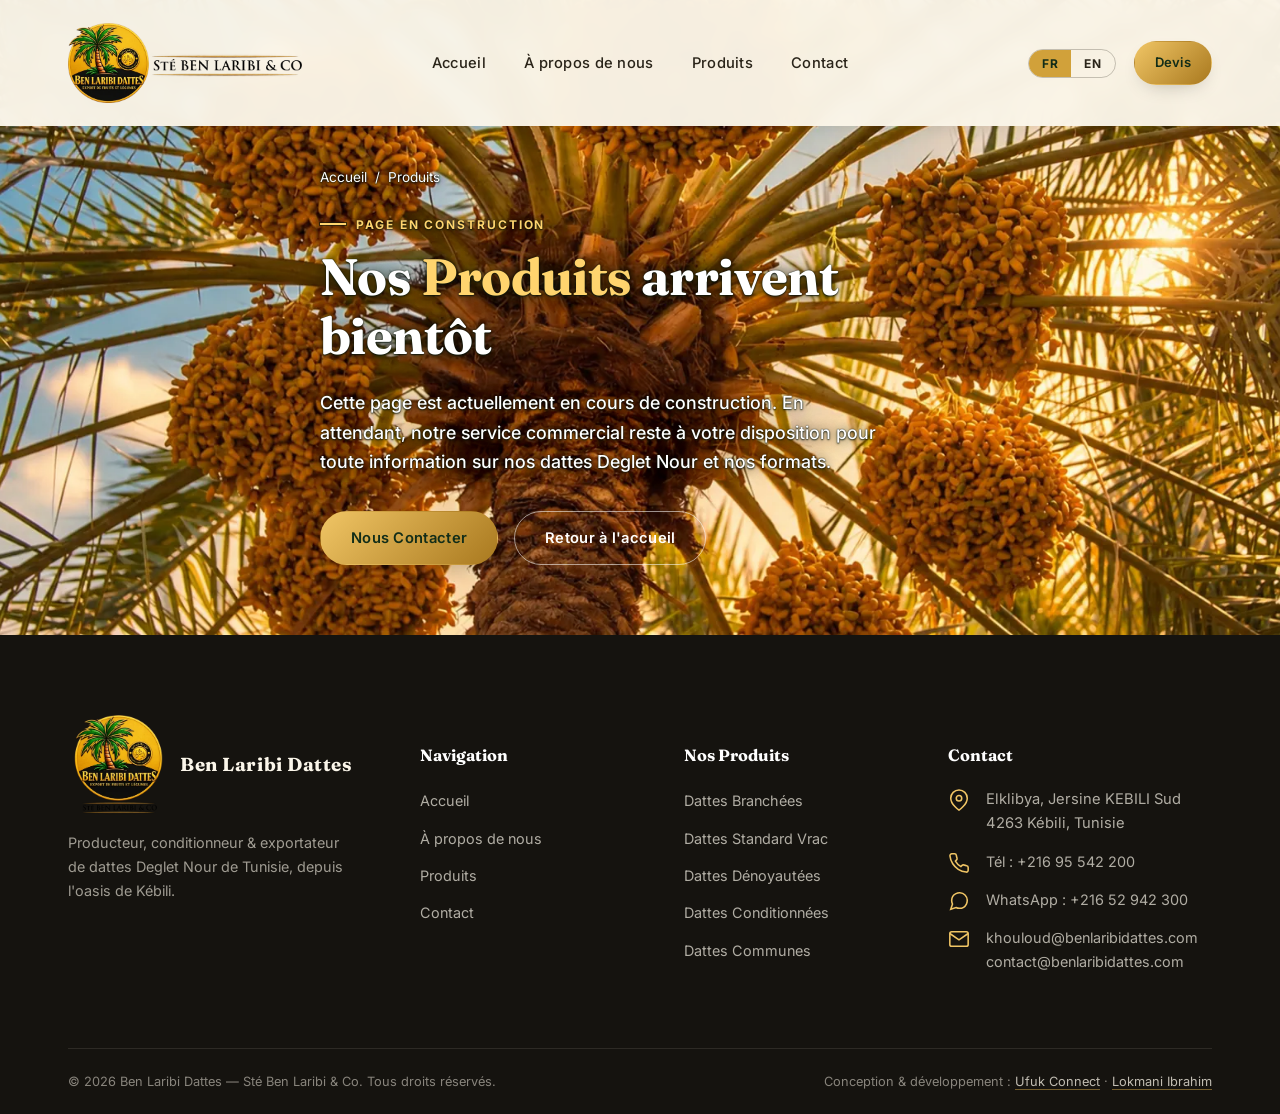
<file: en-construction.html>
<!DOCTYPE html>
<html lang="fr" data-lang="fr">
<head>
<meta charset="UTF-8">
<meta name="viewport" content="width=device-width, initial-scale=1.0">
<title>Produits — Ben Laribi Dattes</title>
<meta name="description" content="Page produits Ben Laribi Dattes en cours de construction.">
<meta name="robots" content="noindex">
<link rel="icon" type="image/png" sizes="48x48" href="assets/images/favicon-48.png">
<link rel="icon" type="image/png" sizes="192x192" href="assets/images/icon-192.png">
<link rel="apple-touch-icon" href="assets/images/apple-touch-icon.png">
<link rel="manifest" href="site.webmanifest">
<link rel="preconnect" href="https://fonts.googleapis.com">
<link rel="preconnect" href="https://fonts.gstatic.com" crossorigin>
<link rel="stylesheet" href="assets/css/style.css?v=19">
</head>
<body data-title-fr="Produits — Ben Laribi Dattes" data-title-en="Products — Ben Laribi Dattes">

<header class="site-header">
  <div class="container">
    <a href="index.html" class="brand">
      <img class="brand-logo" src="assets/images/logo-h-web.webp" alt="Ben Laribi Dattes — Sté Ben Laribi &amp; Co" width="1200" height="409">
    </a>
    <nav class="main-nav">
      <a href="index.html" data-fr-only>Accueil</a><a href="index.html" data-en-only>Home</a>
      <a href="entreprise.html" data-fr-only>À propos de nous</a><a href="entreprise.html" data-en-only>About Us</a>
      <a href="produits.html" data-fr-only>Produits</a><a href="produits.html" data-en-only>Products</a>
      <a href="contact.html" data-fr-only>Contact</a><a href="contact.html" data-en-only>Contact</a>
    </nav>
    <div class="header-actions">
      <div class="lang-toggle">
        <button data-lang="fr" type="button">FR</button>
        <button data-lang="en" type="button">EN</button>
      </div>
      <a href="contact.html" class="btn btn-primary btn-sm"><span data-fr-only>Devis</span><span data-en-only>Quote</span></a>
      <button class="menu-toggle" aria-label="Menu"><span></span><span></span><span></span></button>
    </div>
  </div>
</header>

<main>
  <section class="ufuk-connect page-ufuk-connect">
    <div class="ufuk-connect-photo no-overlay">
      <img src="assets/images/oasis3.webp" srcset="assets/images/oasis3-960.webp 960w, assets/images/oasis3.webp 1920w" sizes="100vw" alt="Oasis de Kébili">
    </div>
    <div class="container">
      <div class="ufuk-connect-inner">
        <div class="breadcrumb">
          <a href="index.html" data-fr-only>Accueil</a><a href="index.html" data-en-only>Home</a>
          <span>/</span>
          <span data-fr-only>Produits</span><span data-en-only>Products</span>
        </div>
        <div class="eyebrow"><span data-fr-only>Page en construction</span><span data-en-only>Page under construction</span></div>
        <h1><span data-fr-only>Nos <em>Produits</em> arrivent bientôt</span><span data-en-only>Our <em>Products</em> are coming soon</span></h1>
        <p class="lead" data-fr-only>Cette page est actuellement en cours de construction. En attendant, notre service commercial reste à votre disposition pour toute information sur nos dattes Deglet Nour et nos formats.</p>
        <p class="lead" data-en-only>This page is currently under construction. In the meantime, our sales department remains at your disposal for any information about our Deglet Nour dates and our formats.</p>
        <div class="ufuk-connect-actions">
          <a href="contact.html" class="btn btn-primary"><span data-fr-only>Nous Contacter</span><span data-en-only>Contact Us</span></a>
          <a href="index.html" class="btn btn-outline"><span data-fr-only>Retour à l'accueil</span><span data-en-only>Back to home</span></a>
        </div>
      </div>
    </div>
  </section>
</main>

<footer class="site-footer">
  <div class="container">
    <div class="footer-grid">
      <div class="footer-brand">
        <a href="index.html" class="brand" style="margin-bottom:16px;display:inline-flex">
          <span class="brand-mark">
            <img src="assets/images/logo-240.webp" alt="Ben Laribi Dattes">
          </span>
          <span class="brand-word"><b>Ben Laribi Dattes</b></span>
        </a>
        <p data-fr-only>Producteur, conditionneur &amp; exportateur de dattes Deglet Nour de Tunisie, depuis l'oasis de Kébili.</p>
        <p data-en-only>Producer, packer &amp; exporter of Tunisian Deglet Nour dates, from the Kébili oasis.</p>
      </div>
      <div class="footer-col">
        <h5 data-fr-only>Navigation</h5><h5 data-en-only>Navigation</h5>
        <ul>
          <li><a href="index.html" data-fr-only>Accueil</a><a href="index.html" data-en-only>Home</a></li>
          <li><a href="entreprise.html" data-fr-only>À propos de nous</a><a href="entreprise.html" data-en-only>About Us</a></li>
          <li><a href="produits.html" data-fr-only>Produits</a><a href="produits.html" data-en-only>Products</a></li>
          <li><a href="contact.html" data-fr-only>Contact</a><a href="contact.html" data-en-only>Contact</a></li>
        </ul>
      </div>
      <div class="footer-col">
        <h5 data-fr-only>Nos Produits</h5><h5 data-en-only>Our Products</h5>
        <ul>
          <li><a href="produits.html#branchees" data-fr-only>Dattes Branchées</a><a href="produits.html#branchees" data-en-only>Dates on the Branch</a></li>
          <li><a href="produits.html#vrac" data-fr-only>Dattes Standard Vrac</a><a href="produits.html#vrac" data-en-only>Standard Loose Dates</a></li>
          <li><a href="produits.html#denoyautees" data-fr-only>Dattes Dénoyautées</a><a href="produits.html#denoyautees" data-en-only>Pitted Dates</a></li>
          <li><a href="produits.html#conditionnees" data-fr-only>Dattes Conditionnées</a><a href="produits.html#conditionnees" data-en-only>Packed Dates</a></li>
          <li><a href="produits.html#communes" data-fr-only>Dattes Communes</a><a href="produits.html#communes" data-en-only>Common Dates</a></li>
        </ul>
      </div>
      <div class="footer-col">
        <h5 data-fr-only>Contact</h5><h5 data-en-only>Contact</h5>
        <div class="contact-line">
          <svg viewBox="0 0 24 24" fill="none" stroke="currentColor" stroke-width="1.7"><path d="M21 10c0 7-9 13-9 13s-9-6-9-13a9 9 0 0 1 18 0z"/><circle cx="12" cy="10" r="3"/></svg>
          <p data-fr-only>Elklibya, Jersine KEBILI Sud<br>4263 Kébili, Tunisie</p>
          <p data-en-only>Elklibya, Jersine KEBILI Sud<br>4263 Kébili, Tunisia</p>
        </div>
        <div class="contact-line">
          <svg viewBox="0 0 24 24" fill="none" stroke="currentColor" stroke-width="1.7"><path d="M22 16.92v3a2 2 0 0 1-2.18 2 19.79 19.79 0 0 1-8.63-3.07 19.5 19.5 0 0 1-6-6 19.79 19.79 0 0 1-3.07-8.67A2 2 0 0 1 4.11 2h3a2 2 0 0 1 2 1.72c.13.96.36 1.9.7 2.81a2 2 0 0 1-.45 2.11L8.09 9.91a16 16 0 0 0 6 6l1.27-1.27a2 2 0 0 1 2.11-.45c.91.34 1.85.57 2.81.7A2 2 0 0 1 22 16.92z"/></svg>
          <a href="tel:+21695542200"><span data-fr-only>Tél</span><span data-en-only>Tel</span> : +216 95 542 200</a>
        </div>
        <div class="contact-line">
          <svg viewBox="0 0 24 24" fill="none" stroke="currentColor" stroke-width="1.7"><path d="M21 11.5a8.38 8.38 0 0 1-.9 3.8 8.5 8.5 0 0 1-7.6 4.7 8.38 8.38 0 0 1-3.8-.9L3 21l1.9-5.7a8.38 8.38 0 0 1-.9-3.8 8.5 8.5 0 0 1 4.7-7.6 8.38 8.38 0 0 1 3.8-.9h.5a8.48 8.48 0 0 1 8 8v.5z"/></svg>
          <a href="https://wa.me/21652942300" target="_blank" rel="noopener">WhatsApp : +216 52 942 300</a>
        </div>
        <div class="contact-line">
          <svg viewBox="0 0 24 24" fill="none" stroke="currentColor" stroke-width="1.7"><path d="M4 4h16c1.1 0 2 .9 2 2v12c0 1.1-.9 2-2 2H4c-1.1 0-2-.9-2-2V6c0-1.1.9-2 2-2z"/><polyline points="22,6 12,13 2,6"/></svg>
          <p><a href="mailto:khouloud@benlaribidattes.com">khouloud@benlaribidattes.com</a><br><a href="mailto:contact@benlaribidattes.com">contact@benlaribidattes.com</a></p>
        </div>
      </div>
    </div>
    <div class="footer-bottom">
      <span>&copy; <span data-year></span> Ben Laribi Dattes — Sté Ben Laribi &amp; Co. <span data-fr-only>Tous droits réservés.</span><span data-en-only>All rights reserved.</span></span>
      <span class="footer-credit"><span data-fr-only>Conception &amp; développement :</span><span data-en-only>Design &amp; development:</span> <a href="https://ufuk.tn/" target="_blank" rel="noopener" title="Ufuk Connect — agence web en Tunisie">Ufuk Connect</a> · <a href="https://ibrahim.tn/" target="_blank" rel="noopener author" title="Lokmani Ibrahim — développeur web">Lokmani Ibrahim</a></span>
    </div>
  </div>
</footer>

<button class="to-top" aria-label="Top"><svg viewBox="0 0 24 24" fill="none" stroke="currentColor" stroke-width="2"><line x1="12" y1="19" x2="12" y2="5"/><polyline points="5 12 12 5 19 12"/></svg></button>

<script src="assets/js/main.js?v=5"></script>
</body>
</html>
</file>
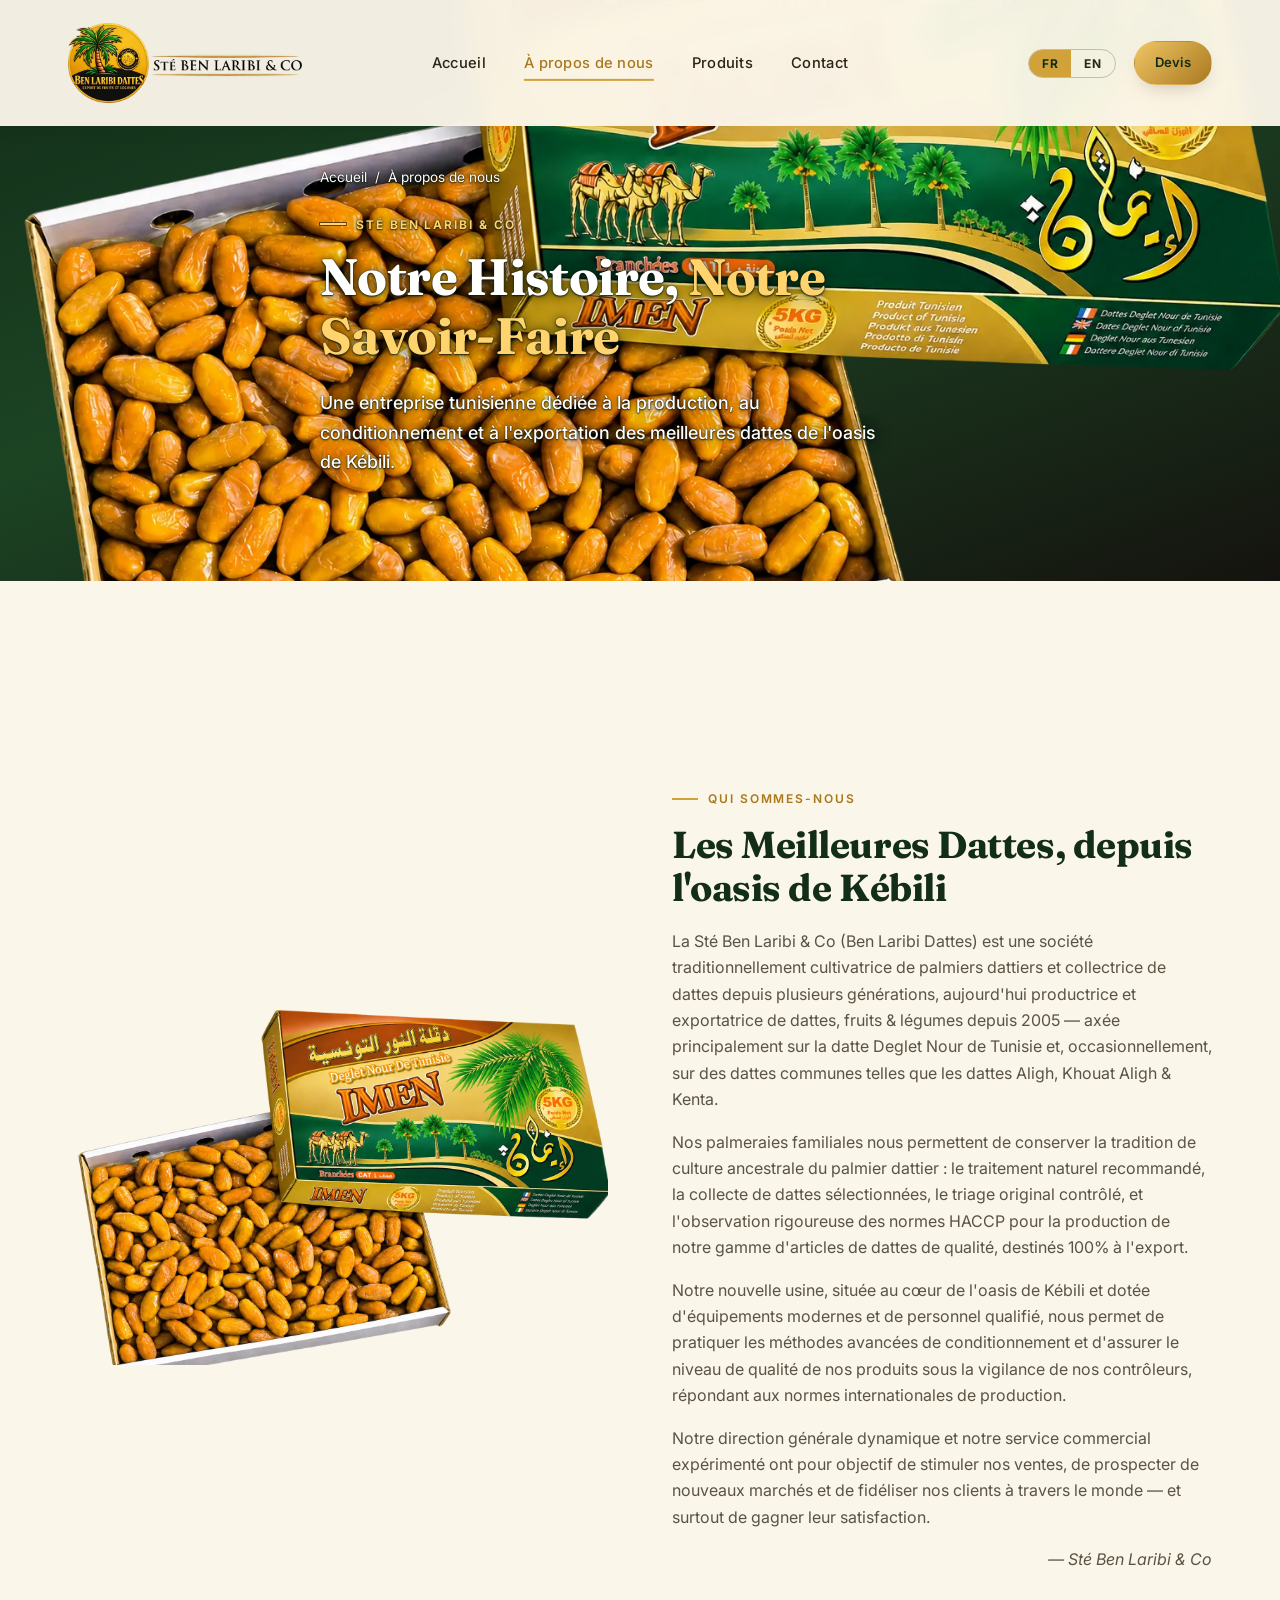
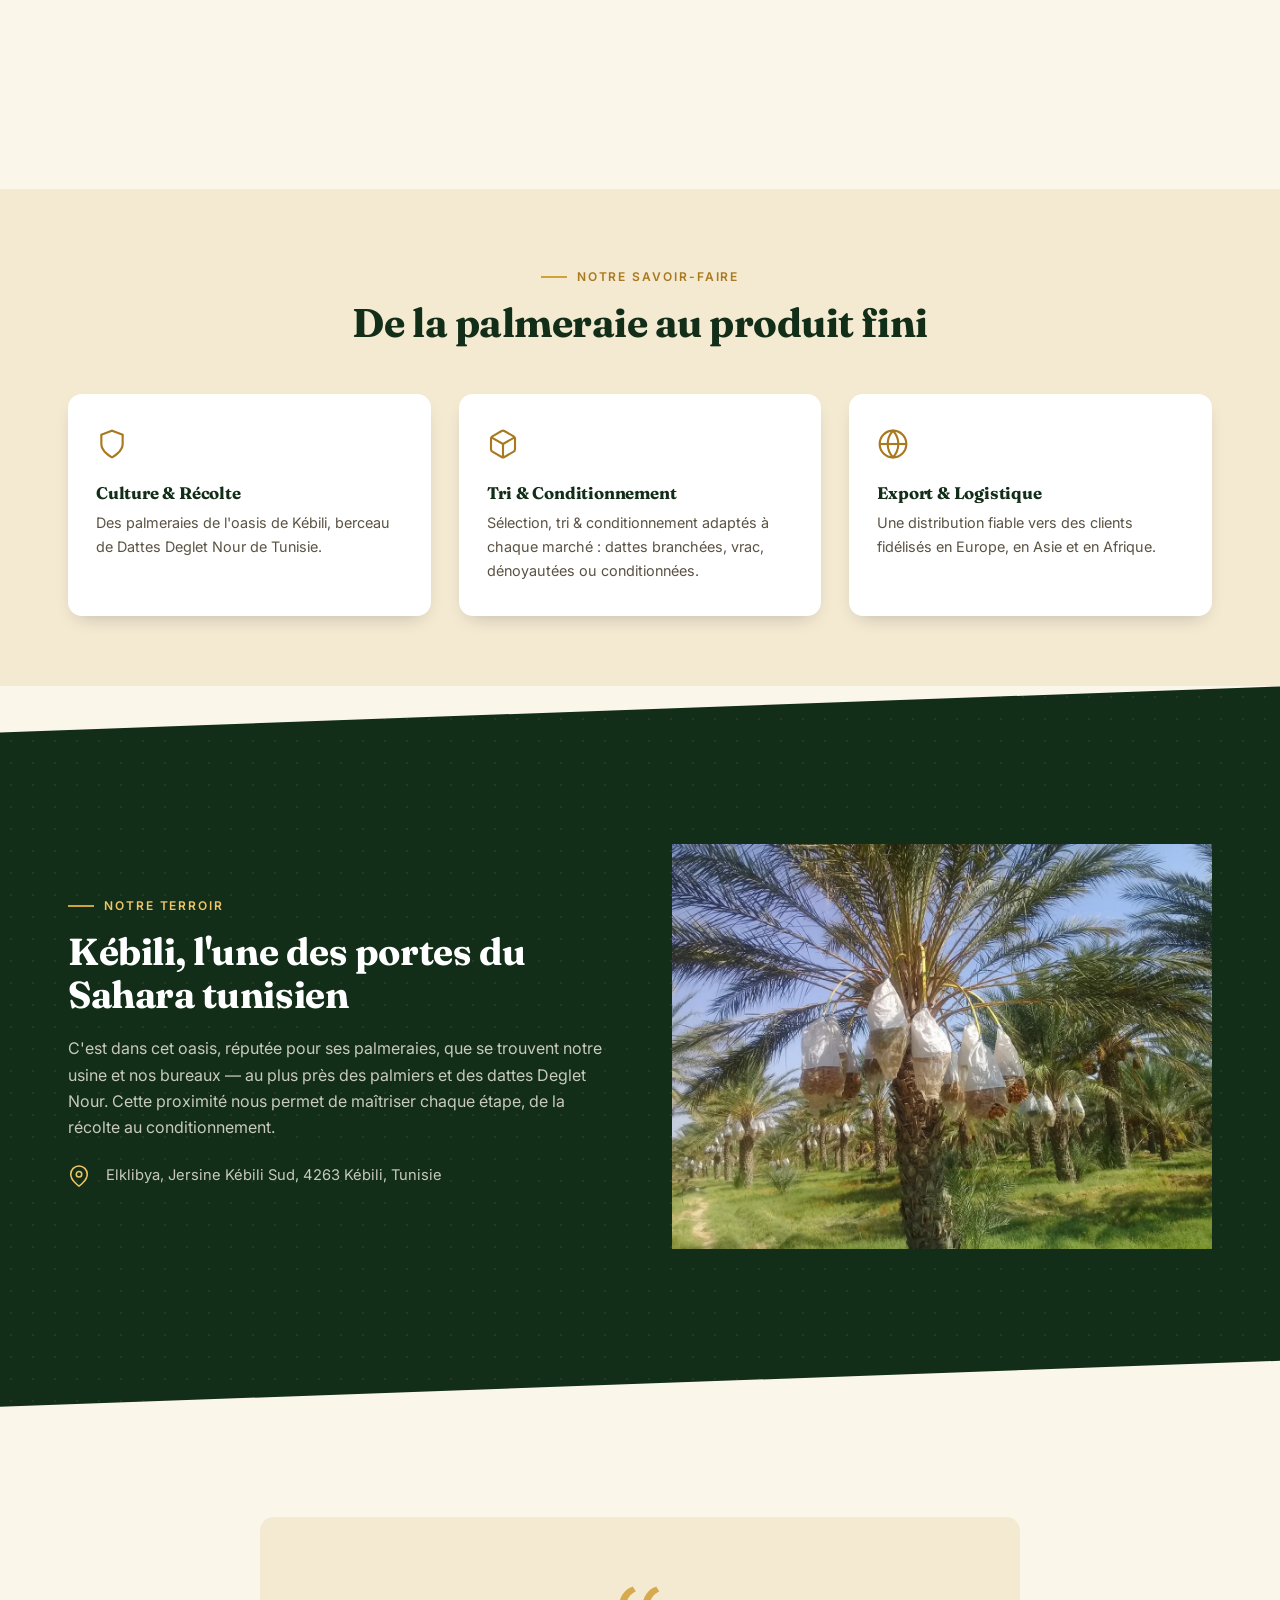
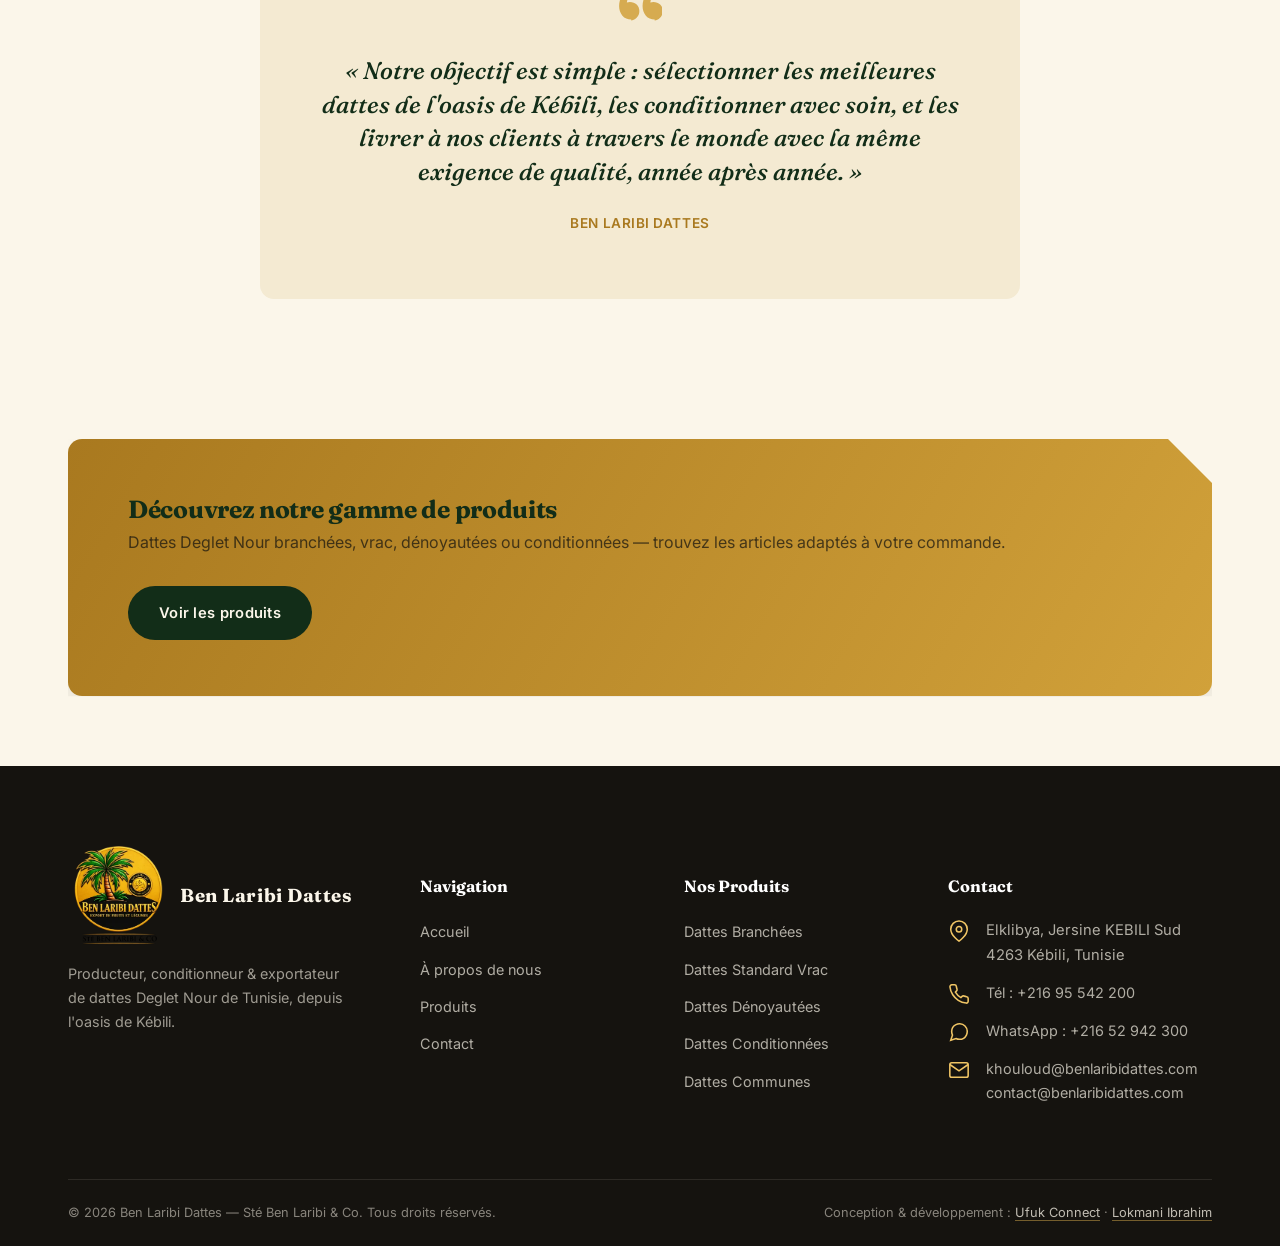
<file: entreprise.html>
<!DOCTYPE html>
<html lang="fr" data-lang="fr">
<head>
<meta charset="UTF-8">
<meta name="viewport" content="width=device-width, initial-scale=1.0">
<title>À propos — Ben Laribi Dattes, producteur de dattes en Tunisie</title>
<meta name="description" content="Sté Ben Laribi &amp; Co : palmeraies familiales, usine moderne au cœur de l'oasis de Kébili, normes HACCP et dattes Deglet Nour de qualité destinées 100% à l'export depuis 2005.">
<meta name="robots" content="index, follow, max-image-preview:large">
<link rel="canonical" href="https://benlaribidattes.com/entreprise.html">
<meta name="author" content="Sté Ben Laribi &amp; Co">
<meta name="designer" content="Ufuk Connect (ufuk.tn) — Lokmani Ibrahim (ibrahim.tn)">
<meta name="theme-color" content="#122d18">
<meta name="geo.region" content="TN-73">
<meta name="geo.placename" content="Kébili">
<meta property="og:type" content="website">
<meta property="og:site_name" content="Ben Laribi Dattes">
<meta property="og:locale" content="fr_FR">
<meta property="og:locale:alternate" content="en_GB">
<meta property="og:url" content="https://benlaribidattes.com/entreprise.html">
<meta property="og:title" content="À propos — Ben Laribi Dattes, producteur de dattes en Tunisie">
<meta property="og:description" content="Sté Ben Laribi &amp; Co : palmeraies familiales, usine moderne au cœur de l'oasis de Kébili, normes HACCP et dattes Deglet Nour de qualité destinées 100% à l'export depuis 2005.">
<meta property="og:image" content="https://benlaribidattes.com/assets/images/og-image.jpg">
<meta property="og:image:width" content="1200">
<meta property="og:image:height" content="630">
<meta property="og:image:alt" content="Palmeraie de l'oasis de Kébili, Tunisie — Ben Laribi Dattes">
<meta name="twitter:card" content="summary_large_image">
<meta name="twitter:title" content="À propos — Ben Laribi Dattes, producteur de dattes en Tunisie">
<meta name="twitter:description" content="Sté Ben Laribi &amp; Co : palmeraies familiales, usine moderne au cœur de l'oasis de Kébili, normes HACCP et dattes Deglet Nour de qualité destinées 100% à l'export depuis 2005.">
<meta name="twitter:image" content="https://benlaribidattes.com/assets/images/og-image.jpg">
<link rel="author" href="humans.txt">
<link rel="icon" type="image/png" sizes="48x48" href="assets/images/favicon-48.png">
<link rel="icon" type="image/png" sizes="192x192" href="assets/images/icon-192.png">
<link rel="apple-touch-icon" href="assets/images/apple-touch-icon.png">
<link rel="preload" as="image" href="assets/images/about-1.webp" imagesrcset="assets/images/about-1-960.webp 960w, assets/images/about-1.webp 1536w" imagesizes="100vw" fetchpriority="high">
<link rel="manifest" href="site.webmanifest">
<link rel="preconnect" href="https://fonts.googleapis.com">
<link rel="preconnect" href="https://fonts.gstatic.com" crossorigin>
<link rel="stylesheet" href="assets/css/style.css?v=19">
<script type="application/ld+json">
{
 "@context": "https://schema.org",
 "@graph": [
  {
   "@type": "Organization",
   "@id": "https://benlaribidattes.com/#organization",
   "name": "Sté Ben Laribi & Co",
   "alternateName": [
    "Ben Laribi Dattes",
    "Ben Laribi & Co",
    "Ben Laribi",
    "Sté Ben Laribi",
    "Dattes Ben Laribi"
   ],
   "url": "https://benlaribidattes.com/",
   "logo": "https://benlaribidattes.com/assets/images/icon-512.png",
   "image": "https://benlaribidattes.com/assets/images/og-image.jpg",
   "description": "Producteur, conditionneur et exportateur de dattes Deglet Nour de Tunisie depuis l'oasis de Kébili.",
   "foundingDate": "2005",
   "email": "contact@benlaribidattes.com",
   "telephone": "+216 95 542 200",
   "address": {
    "@type": "PostalAddress",
    "streetAddress": "Elklibya, Jersine Kébili Sud",
    "postalCode": "4263",
    "addressLocality": "Kébili",
    "addressCountry": "TN"
   },
   "areaServed": [
    "Europe",
    "Asia",
    "Africa"
   ],
   "knowsAbout": [
    "Dattes Deglet Nour",
    "Dattes Aligh",
    "Dattes Khouat Aligh",
    "Dattes Kenta",
    "Export de dattes"
   ],
   "contactPoint": [
    {
     "@type": "ContactPoint",
     "contactType": "sales",
     "telephone": "+216 95 542 200",
     "email": "contact@benlaribidattes.com",
     "availableLanguage": [
      "French",
      "English",
      "Arabic"
     ]
    },
    {
     "@type": "ContactPoint",
     "contactType": "customer service",
     "telephone": "+216 52 942 300",
     "email": "khouloud@benlaribidattes.com",
     "availableLanguage": [
      "French",
      "English",
      "Arabic"
     ]
    }
   ],
   "slogan": "Meilleures Dattes de Tunisie",
   "hasOfferCatalog": {
    "@type": "OfferCatalog",
    "name": "Dattes de Tunisie — Ben Laribi Dattes",
    "itemListElement": [
     {
      "@type": "Offer",
      "itemOffered": {
       "@type": "Product",
       "name": "Dattes Deglet Nour Naturelles Branchées",
       "brand": {
        "@type": "Brand",
        "name": "Ben Laribi Dattes"
       },
       "countryOfOrigin": "TN"
      }
     },
     {
      "@type": "Offer",
      "itemOffered": {
       "@type": "Product",
       "name": "Dattes Deglet Nour Naturelles en Vrac",
       "brand": {
        "@type": "Brand",
        "name": "Ben Laribi Dattes"
       },
       "countryOfOrigin": "TN"
      }
     },
     {
      "@type": "Offer",
      "itemOffered": {
       "@type": "Product",
       "name": "Dattes Deglet Nour Naturelles Dénoyautées",
       "brand": {
        "@type": "Brand",
        "name": "Ben Laribi Dattes"
       },
       "countryOfOrigin": "TN"
      }
     },
     {
      "@type": "Offer",
      "itemOffered": {
       "@type": "Product",
       "name": "Dattes Deglet Nour Conditionnées",
       "brand": {
        "@type": "Brand",
        "name": "Ben Laribi Dattes"
       },
       "countryOfOrigin": "TN"
      }
     },
     {
      "@type": "Offer",
      "itemOffered": {
       "@type": "Product",
       "name": "Dattes Aligh",
       "brand": {
        "@type": "Brand",
        "name": "Ben Laribi Dattes"
       },
       "countryOfOrigin": "TN"
      }
     },
     {
      "@type": "Offer",
      "itemOffered": {
       "@type": "Product",
       "name": "Dattes Khouat Aligh",
       "brand": {
        "@type": "Brand",
        "name": "Ben Laribi Dattes"
       },
       "countryOfOrigin": "TN"
      }
     },
     {
      "@type": "Offer",
      "itemOffered": {
       "@type": "Product",
       "name": "Dattes Kenta",
       "brand": {
        "@type": "Brand",
        "name": "Ben Laribi Dattes"
       },
       "countryOfOrigin": "TN"
      }
     }
    ]
   }
  },
  {
   "@type": "Organization",
   "@id": "https://ufuk.tn/#organization",
   "name": "Ufuk Connect",
   "url": "https://ufuk.tn/",
   "founder": {
    "@type": "Person",
    "@id": "https://ibrahim.tn/#person",
    "name": "Lokmani Ibrahim",
    "url": "https://ibrahim.tn/"
   }
  },
  {
   "@type": "WebPage",
   "@id": "https://benlaribidattes.com/entreprise.html#webpage",
   "url": "https://benlaribidattes.com/entreprise.html",
   "name": "À propos — Ben Laribi Dattes, producteur de dattes en Tunisie",
   "description": "Sté Ben Laribi & Co : palmeraies familiales, usine moderne au cœur de l'oasis de Kébili, normes HACCP et dattes Deglet Nour de qualité destinées 100% à l'export depuis 2005.",
   "inLanguage": "fr",
   "isPartOf": {
    "@id": "https://benlaribidattes.com/#website"
   },
   "about": {
    "@id": "https://benlaribidattes.com/#organization"
   },
   "primaryImageOfPage": "https://benlaribidattes.com/assets/images/og-image.jpg"
  },
  {
   "@type": "BreadcrumbList",
   "itemListElement": [
    {
     "@type": "ListItem",
     "position": 1,
     "name": "Accueil",
     "item": "https://benlaribidattes.com/"
    },
    {
     "@type": "ListItem",
     "position": 2,
     "name": "À propos de nous",
     "item": "https://benlaribidattes.com/entreprise.html"
    }
   ]
  }
 ]
}
</script>
</head>
<body data-title-fr="À propos — Ben Laribi Dattes, producteur de dattes en Tunisie" data-title-en="About Us — Ben Laribi Dattes">

<header class="site-header">
  <div class="container">
    <a href="index.html" class="brand">
      <img class="brand-logo" src="assets/images/logo-h-web.webp" alt="Ben Laribi Dattes — Sté Ben Laribi &amp; Co" width="1200" height="409">
    </a>
    <nav class="main-nav">
      <a href="index.html" data-fr-only>Accueil</a><a href="index.html" data-en-only>Home</a>
      <a href="entreprise.html" data-fr-only>À propos de nous</a><a href="entreprise.html" data-en-only>About Us</a>
      <a href="produits.html" data-fr-only>Produits</a><a href="produits.html" data-en-only>Products</a>
      <a href="contact.html" data-fr-only>Contact</a><a href="contact.html" data-en-only>Contact</a>
    </nav>
    <div class="header-actions">
      <div class="lang-toggle">
        <button data-lang="fr" type="button">FR</button>
        <button data-lang="en" type="button">EN</button>
      </div>
      <a href="contact.html" class="btn btn-primary btn-sm"><span data-fr-only>Devis</span><span data-en-only>Quote</span></a>
      <button class="menu-toggle" aria-label="Menu"><span></span><span></span><span></span></button>
    </div>
  </div>
</header>

<main>
  <section class="ufuk-connect page-ufuk-connect">
    <div class="ufuk-connect-photo no-overlay">
      <img src="assets/images/about-1.webp" srcset="assets/images/about-1-960.webp 960w, assets/images/about-1.webp 1536w" sizes="100vw" alt="Dattes Deglet Nour de Tunisie Ben Laribi Dattes">
    </div>
    <div class="container">
      <div class="ufuk-connect-inner">
        <div class="breadcrumb">
          <a href="index.html" data-fr-only>Accueil</a><a href="index.html" data-en-only>Home</a>
          <span>/</span>
          <span data-fr-only>À propos de nous</span><span data-en-only>About Us</span>
        </div>
        <div class="eyebrow"><span data-fr-only>Sté Ben Laribi &amp; Co</span><span data-en-only>Sté Ben Laribi &amp; Co</span></div>
        <h1><span data-fr-only>Notre Histoire, <em>Notre Savoir-Faire</em></span><span data-en-only>Our Story, <em>Our Expertise</em></span></h1>
        <p class="lead" data-fr-only>Une entreprise tunisienne dédiée à la production, au conditionnement et à l'exportation des meilleures dattes de l'oasis de Kébili.</p>
        <p class="lead" data-en-only>A Tunisian company dedicated to the production, packing and export of the best dates from the Kébili oasis.</p>
      </div>
    </div>
  </section>

  <section class="section-pad">
    <div class="container">
      <div class="split reveal">
        <div class="split-media">
          <div class="media" style="--ar:5/4.3">
            <img src="assets/images/about-1.webp" srcset="assets/images/about-1-960.webp 960w, assets/images/about-1.webp 1536w" sizes="(max-width: 900px) 100vw, 50vw" alt="Usine Ben Laribi Dattes à Kébili">
            <div class="ph"><svg viewBox="0 0 24 24" fill="none" stroke="currentColor" stroke-width="1.5"><path d="M23 19a2 2 0 0 1-2 2H3a2 2 0 0 1-2-2V8a2 2 0 0 1 2-2h4l2-3h6l2 3h4a2 2 0 0 1 2 2z"/><circle cx="12" cy="13" r="4"/></svg><small data-fr-only>Photo à venir</small><small data-en-only>Photo coming soon</small></div>
          </div>
        </div>
        <div class="split-text">
          <div class="eyebrow"><span data-fr-only>Qui sommes-nous</span><span data-en-only>Who we are</span></div>
          <h2 data-fr-only>Les Meilleures Dattes, depuis l'oasis de Kébili</h2>
          <h2 data-en-only>The Best Dates, from the Kébili Oasis</h2>
          <p data-fr-only>La Sté Ben Laribi &amp; Co (Ben Laribi Dattes) est une société traditionnellement cultivatrice de palmiers dattiers et collectrice de dattes depuis plusieurs générations, aujourd'hui productrice et exportatrice de dattes, fruits &amp; légumes depuis 2005 — axée principalement sur la datte Deglet Nour de Tunisie et, occasionnellement, sur des dattes communes telles que les dattes Aligh, Khouat Aligh &amp; Kenta.</p>
          <p data-en-only>Sté Ben Laribi &amp; Co (Ben Laribi Dattes) is a company that has traditionally grown date palms and collected dates for several generations, and has been a producer and exporter of dates, fruit &amp; vegetables since 2005 — focusing mainly on Tunisian Deglet Nour dates and, occasionally, on common dates such as Aligh, Khouat Aligh &amp; Kenta dates.</p>
          <p data-fr-only>Nos palmeraies familiales nous permettent de conserver la tradition de culture ancestrale du palmier dattier : le traitement naturel recommandé, la collecte de dattes sélectionnées, le triage original contrôlé, et l'observation rigoureuse des normes HACCP pour la production de notre gamme d'articles de dattes de qualité, destinés 100% à l'export.</p>
          <p data-en-only>Our family palm groves allow us to preserve the ancestral tradition of date palm cultivation: the recommended natural treatment, the harvesting of selected dates, controlled original sorting, and strict compliance with HACCP standards in producing our range of quality date products, 100% intended for export.</p>
          <p data-fr-only>Notre nouvelle usine, située au cœur de l'oasis de Kébili et dotée d'équipements modernes et de personnel qualifié, nous permet de pratiquer les méthodes avancées de conditionnement et d'assurer le niveau de qualité de nos produits sous la vigilance de nos contrôleurs, répondant aux normes internationales de production.</p>
          <p data-en-only>Our new factory, located in the heart of the Kébili oasis and equipped with modern machinery and qualified staff, enables us to apply advanced packing methods and to ensure the quality level of our products under the vigilance of our inspectors, meeting international production standards.</p>
          <p data-fr-only>Notre direction générale dynamique et notre service commercial expérimenté ont pour objectif de stimuler nos ventes, de prospecter de nouveaux marchés et de fidéliser nos clients à travers le monde — et surtout de gagner leur satisfaction.</p>
          <p data-en-only>Our dynamic general management and experienced sales department aim to boost our sales, prospect new markets and build the loyalty of our customers around the world — and above all, to earn their satisfaction.</p>
          <p data-fr-only style="text-align:right;font-style:italic;color:var(--ink-soft)">— Sté Ben Laribi &amp; Co</p>
          <p data-en-only style="text-align:right;font-style:italic;color:var(--ink-soft)">— Sté Ben Laribi &amp; Co</p>
        </div>
      </div>
    </div>
  </section>

  <section class="section-pad tight bg-cream2">
    <div class="container">
      <div class="section-head reveal">
        <div class="eyebrow"><span data-fr-only>Notre Savoir-Faire</span><span data-en-only>Our Expertise</span></div>
        <h2 data-fr-only>De la palmeraie au produit fini</h2>
        <h2 data-en-only>From palm grove to finished product</h2>
      </div>
      <div class="pillars">
        <div class="pillar reveal">
          <svg viewBox="0 0 24 24" fill="none" stroke="currentColor" stroke-width="1.6"><path d="M12 22s8-4 8-10V5l-8-3-8 3v7c0 6 8 10 8 10z"/></svg>
          <h4 data-fr-only>Culture &amp; Récolte</h4><h4 data-en-only>Cultivation &amp; Harvest</h4>
          <p data-fr-only>Des palmeraies de l'oasis de Kébili, berceau de Dattes Deglet Nour de Tunisie.</p>
          <p data-en-only>From the palm groves of the Kébili oasis, the cradle of Tunisian Deglet Nour dates.</p>
        </div>
        <div class="pillar reveal">
          <svg viewBox="0 0 24 24" fill="none" stroke="currentColor" stroke-width="1.6"><path d="M21 8a2 2 0 0 0-1-1.73l-7-4a2 2 0 0 0-2 0l-7 4A2 2 0 0 0 3 8v8a2 2 0 0 0 1 1.73l7 4a2 2 0 0 0 2 0l7-4a2 2 0 0 0 1-1.73z"/><polyline points="3.29 7 12 12 20.71 7"/><line x1="12" y1="22" x2="12" y2="12"/></svg>
          <h4 data-fr-only>Tri &amp; Conditionnement</h4><h4 data-en-only>Sorting &amp; Packing</h4>
          <p data-fr-only>Sélection, tri &amp; conditionnement adaptés à chaque marché : dattes branchées, vrac, dénoyautées ou conditionnées.</p>
          <p data-en-only>Selection, sorting &amp; packing tailored to each market: dates on the branch, loose, pitted or packed.</p>
        </div>
        <div class="pillar reveal">
          <svg viewBox="0 0 24 24" fill="none" stroke="currentColor" stroke-width="1.6"><circle cx="12" cy="12" r="10"/><line x1="2" y1="12" x2="22" y2="12"/><path d="M12 2a15.3 15.3 0 0 1 4 10 15.3 15.3 0 0 1-4 10 15.3 15.3 0 0 1-4-10 15.3 15.3 0 0 1 4-10z"/></svg>
          <h4 data-fr-only>Export &amp; Logistique</h4><h4 data-en-only>Export &amp; Logistics</h4>
          <p data-fr-only>Une distribution fiable vers des clients fidélisés en Europe, en Asie et en Afrique.</p>
          <p data-en-only>Reliable distribution to loyal customers in Europe, Asia and Africa.</p>
        </div>
      </div>
    </div>
  </section>

  <section class="band">
    <div class="container">
      <div class="split reverse reveal" style="padding:0">
        <div class="split-media">
          <div class="media" style="--ar:5/4.3">
            <img loading="lazy" decoding="async" src="assets/images/palmeraie.webp?v=2" alt="Palmeraie de l'oasis de Kébili, régimes de dattes protégés">
            <div class="ph"><svg viewBox="0 0 24 24" fill="none" stroke="currentColor" stroke-width="1.5"><path d="M23 19a2 2 0 0 1-2 2H3a2 2 0 0 1-2-2V8a2 2 0 0 1 2-2h4l2-3h6l2 3h4a2 2 0 0 1 2 2z"/><circle cx="12" cy="13" r="4"/></svg><small data-fr-only>Photo à venir</small><small data-en-only>Photo coming soon</small></div>
          </div>
        </div>
        <div class="split-text">
          <div class="eyebrow" style="color:var(--gold-light)"><span data-fr-only>Notre Terroir</span><span data-en-only>Our Terroir</span></div>
          <h2 data-fr-only>Kébili, l'une des portes du Sahara tunisien</h2>
          <h2 data-en-only>Kébili, one of the gateways to the Tunisian Sahara</h2>
          <p data-fr-only>C'est dans cet oasis, réputée pour ses palmeraies, que se trouvent notre usine et nos bureaux — au plus près des palmiers et des dattes Deglet Nour. Cette proximité nous permet de maîtriser chaque étape, de la récolte au conditionnement.</p>
          <p data-en-only>It is in this oasis, renowned for its palm groves, that our factory and offices are located — as close as possible to the palm trees and the Deglet Nour dates. This proximity allows us to control every step, from harvest to packing.</p>
          <div class="contact-line" style="border:0;padding-top:6px">
            <svg viewBox="0 0 24 24" fill="none" stroke="currentColor" stroke-width="1.7" style="color:var(--gold-light)"><path d="M21 10c0 7-9 13-9 13s-9-6-9-13a9 9 0 0 1 18 0z"/><circle cx="12" cy="10" r="3"/></svg>
            <p data-fr-only style="color:rgba(251,246,234,.78)">Elklibya, Jersine Kébili Sud, 4263 Kébili, Tunisie</p>
            <p data-en-only style="color:rgba(251,246,234,.78)">Elklibya, Jersine Kébili Sud, 4263 Kébili, Tunisia</p>
          </div>
        </div>
      </div>
    </div>
  </section>

  <section class="section-pad tight">
    <div class="container">
      <div class="founder reveal">
        <svg class="quote-mark" viewBox="0 0 48 36" fill="currentColor"><path d="M14.4 36c-4 0-7.2-1.4-9.6-4.1C2.4 29.1 1.2 25.6 1.2 21.4c0-4.7 1.4-9.1 4.1-13.2C8.1 4.1 11.7 1.5 16.1 0l3.4 5.4c-3 1.4-5.4 3.2-7.1 5.5-1.7 2.2-2.6 4.4-2.7 6.6 1-.5 2.1-.7 3.3-.7 3 0 5.5 1 7.4 2.9 2 1.9 2.9 4.3 2.9 7.1 0 3-1 5.4-3 7.3-2 1.9-4.4 2.9-5.9 2.9zm25.6 0c-4 0-7.2-1.4-9.6-4.1-2.4-2.8-3.6-6.3-3.6-10.5 0-4.7 1.4-9.1 4.1-13.2C33.7 4.1 37.3 1.5 41.7 0l3.4 5.4c-3 1.4-5.4 3.2-7.1 5.5-1.7 2.2-2.6 4.4-2.7 6.6 1-.5 2.1-.7 3.3-.7 3 0 5.5 1 7.4 2.9 2 1.9 2.9 4.3 2.9 7.1 0 3-1 5.4-3 7.3-2 1.9-3.9 2.9-5.9 2.9z"/></svg>
        <blockquote data-fr-only>« Notre objectif est simple : sélectionner les meilleures dattes de l'oasis de Kébili, les conditionner avec soin, et les livrer à nos clients à travers le monde avec la même exigence de qualité, année après année. »</blockquote>
        <blockquote data-en-only>“Our goal is simple: to select the best dates from the Kébili oasis, pack them with care, and deliver them to our customers around the world with the same commitment to quality, year after year.”</blockquote>
        <cite data-fr-only>Ben Laribi Dattes</cite>
        <cite data-en-only>Ben Laribi Dattes</cite>
      </div>
    </div>
  </section>

  <section class="section-pad tight">
    <div class="container">
      <div class="cta-banner reveal">
        <div>
          <h3 data-fr-only>Découvrez notre gamme de produits</h3>
          <h3 data-en-only>Discover our product range</h3>
          <p data-fr-only>Dattes Deglet Nour branchées, vrac, dénoyautées ou conditionnées — trouvez les articles adaptés à votre commande.</p>
          <p data-en-only>Deglet Nour dates on the branch, loose, pitted or packed — find the products suited to your order.</p>
        </div>
        <a href="produits.html" class="btn btn-dark"><span data-fr-only>Voir les produits</span><span data-en-only>See products</span></a>
      </div>
    </div>
  </section>
</main>

<footer class="site-footer">
  <div class="container">
    <div class="footer-grid">
      <div class="footer-brand">
        <a href="index.html" class="brand" style="margin-bottom:16px;display:inline-flex">
          <span class="brand-mark">
            <img loading="lazy" decoding="async" src="assets/images/logo-240.webp" alt="Ben Laribi Dattes">
          </span>
          <span class="brand-word"><b>Ben Laribi Dattes</b></span>
        </a>
        <p data-fr-only>Producteur, conditionneur &amp; exportateur de dattes Deglet Nour de Tunisie, depuis l'oasis de Kébili.</p>
        <p data-en-only>Producer, packer &amp; exporter of Tunisian Deglet Nour dates, from the Kébili oasis.</p>
      </div>
      <div class="footer-col">
        <h5 data-fr-only>Navigation</h5><h5 data-en-only>Navigation</h5>
        <ul>
          <li><a href="index.html" data-fr-only>Accueil</a><a href="index.html" data-en-only>Home</a></li>
          <li><a href="entreprise.html" data-fr-only>À propos de nous</a><a href="entreprise.html" data-en-only>About Us</a></li>
          <li><a href="produits.html" data-fr-only>Produits</a><a href="produits.html" data-en-only>Products</a></li>
          <li><a href="contact.html" data-fr-only>Contact</a><a href="contact.html" data-en-only>Contact</a></li>
        </ul>
      </div>
      <div class="footer-col">
        <h5 data-fr-only>Nos Produits</h5><h5 data-en-only>Our Products</h5>
        <ul>
          <li><a href="produits.html#branchees" data-fr-only>Dattes Branchées</a><a href="produits.html#branchees" data-en-only>Dates on the Branch</a></li>
          <li><a href="produits.html#vrac" data-fr-only>Dattes Standard Vrac</a><a href="produits.html#vrac" data-en-only>Standard Loose Dates</a></li>
          <li><a href="produits.html#denoyautees" data-fr-only>Dattes Dénoyautées</a><a href="produits.html#denoyautees" data-en-only>Pitted Dates</a></li>
          <li><a href="produits.html#conditionnees" data-fr-only>Dattes Conditionnées</a><a href="produits.html#conditionnees" data-en-only>Packed Dates</a></li>
          <li><a href="produits.html#communes" data-fr-only>Dattes Communes</a><a href="produits.html#communes" data-en-only>Common Dates</a></li>
        </ul>
      </div>
      <div class="footer-col">
        <h5 data-fr-only>Contact</h5><h5 data-en-only>Contact</h5>
        <div class="contact-line">
          <svg viewBox="0 0 24 24" fill="none" stroke="currentColor" stroke-width="1.7"><path d="M21 10c0 7-9 13-9 13s-9-6-9-13a9 9 0 0 1 18 0z"/><circle cx="12" cy="10" r="3"/></svg>
          <p data-fr-only>Elklibya, Jersine KEBILI Sud<br>4263 Kébili, Tunisie</p>
          <p data-en-only>Elklibya, Jersine KEBILI Sud<br>4263 Kébili, Tunisia</p>
        </div>
        <div class="contact-line">
          <svg viewBox="0 0 24 24" fill="none" stroke="currentColor" stroke-width="1.7"><path d="M22 16.92v3a2 2 0 0 1-2.18 2 19.79 19.79 0 0 1-8.63-3.07 19.5 19.5 0 0 1-6-6 19.79 19.79 0 0 1-3.07-8.67A2 2 0 0 1 4.11 2h3a2 2 0 0 1 2 1.72c.13.96.36 1.9.7 2.81a2 2 0 0 1-.45 2.11L8.09 9.91a16 16 0 0 0 6 6l1.27-1.27a2 2 0 0 1 2.11-.45c.91.34 1.85.57 2.81.7A2 2 0 0 1 22 16.92z"/></svg>
          <a href="tel:+21695542200"><span data-fr-only>Tél</span><span data-en-only>Tel</span> : +216 95 542 200</a>
        </div>
        <div class="contact-line">
          <svg viewBox="0 0 24 24" fill="none" stroke="currentColor" stroke-width="1.7"><path d="M21 11.5a8.38 8.38 0 0 1-.9 3.8 8.5 8.5 0 0 1-7.6 4.7 8.38 8.38 0 0 1-3.8-.9L3 21l1.9-5.7a8.38 8.38 0 0 1-.9-3.8 8.5 8.5 0 0 1 4.7-7.6 8.38 8.38 0 0 1 3.8-.9h.5a8.48 8.48 0 0 1 8 8v.5z"/></svg>
          <a href="https://wa.me/21652942300" target="_blank" rel="noopener">WhatsApp : +216 52 942 300</a>
        </div>
        <div class="contact-line">
          <svg viewBox="0 0 24 24" fill="none" stroke="currentColor" stroke-width="1.7"><path d="M4 4h16c1.1 0 2 .9 2 2v12c0 1.1-.9 2-2 2H4c-1.1 0-2-.9-2-2V6c0-1.1.9-2 2-2z"/><polyline points="22,6 12,13 2,6"/></svg>
          <p><a href="mailto:khouloud@benlaribidattes.com">khouloud@benlaribidattes.com</a><br><a href="mailto:contact@benlaribidattes.com">contact@benlaribidattes.com</a></p>
        </div>
      </div>
    </div>
    <div class="footer-bottom">
      <span>&copy; <span data-year></span> Ben Laribi Dattes — Sté Ben Laribi &amp; Co. <span data-fr-only>Tous droits réservés.</span><span data-en-only>All rights reserved.</span></span>
      <span class="footer-credit"><span data-fr-only>Conception &amp; développement :</span><span data-en-only>Design &amp; development:</span> <a href="https://ufuk.tn/" target="_blank" rel="noopener" title="Ufuk Connect — agence web en Tunisie">Ufuk Connect</a> · <a href="https://ibrahim.tn/" target="_blank" rel="noopener author" title="Lokmani Ibrahim — développeur web">Lokmani Ibrahim</a></span>
    </div>
  </div>
</footer>

<button class="to-top" aria-label="Top"><svg viewBox="0 0 24 24" fill="none" stroke="currentColor" stroke-width="2"><line x1="12" y1="19" x2="12" y2="5"/><polyline points="5 12 12 5 19 12"/></svg></button>

<script src="assets/js/main.js?v=5"></script>
</body>
</html>
</file>
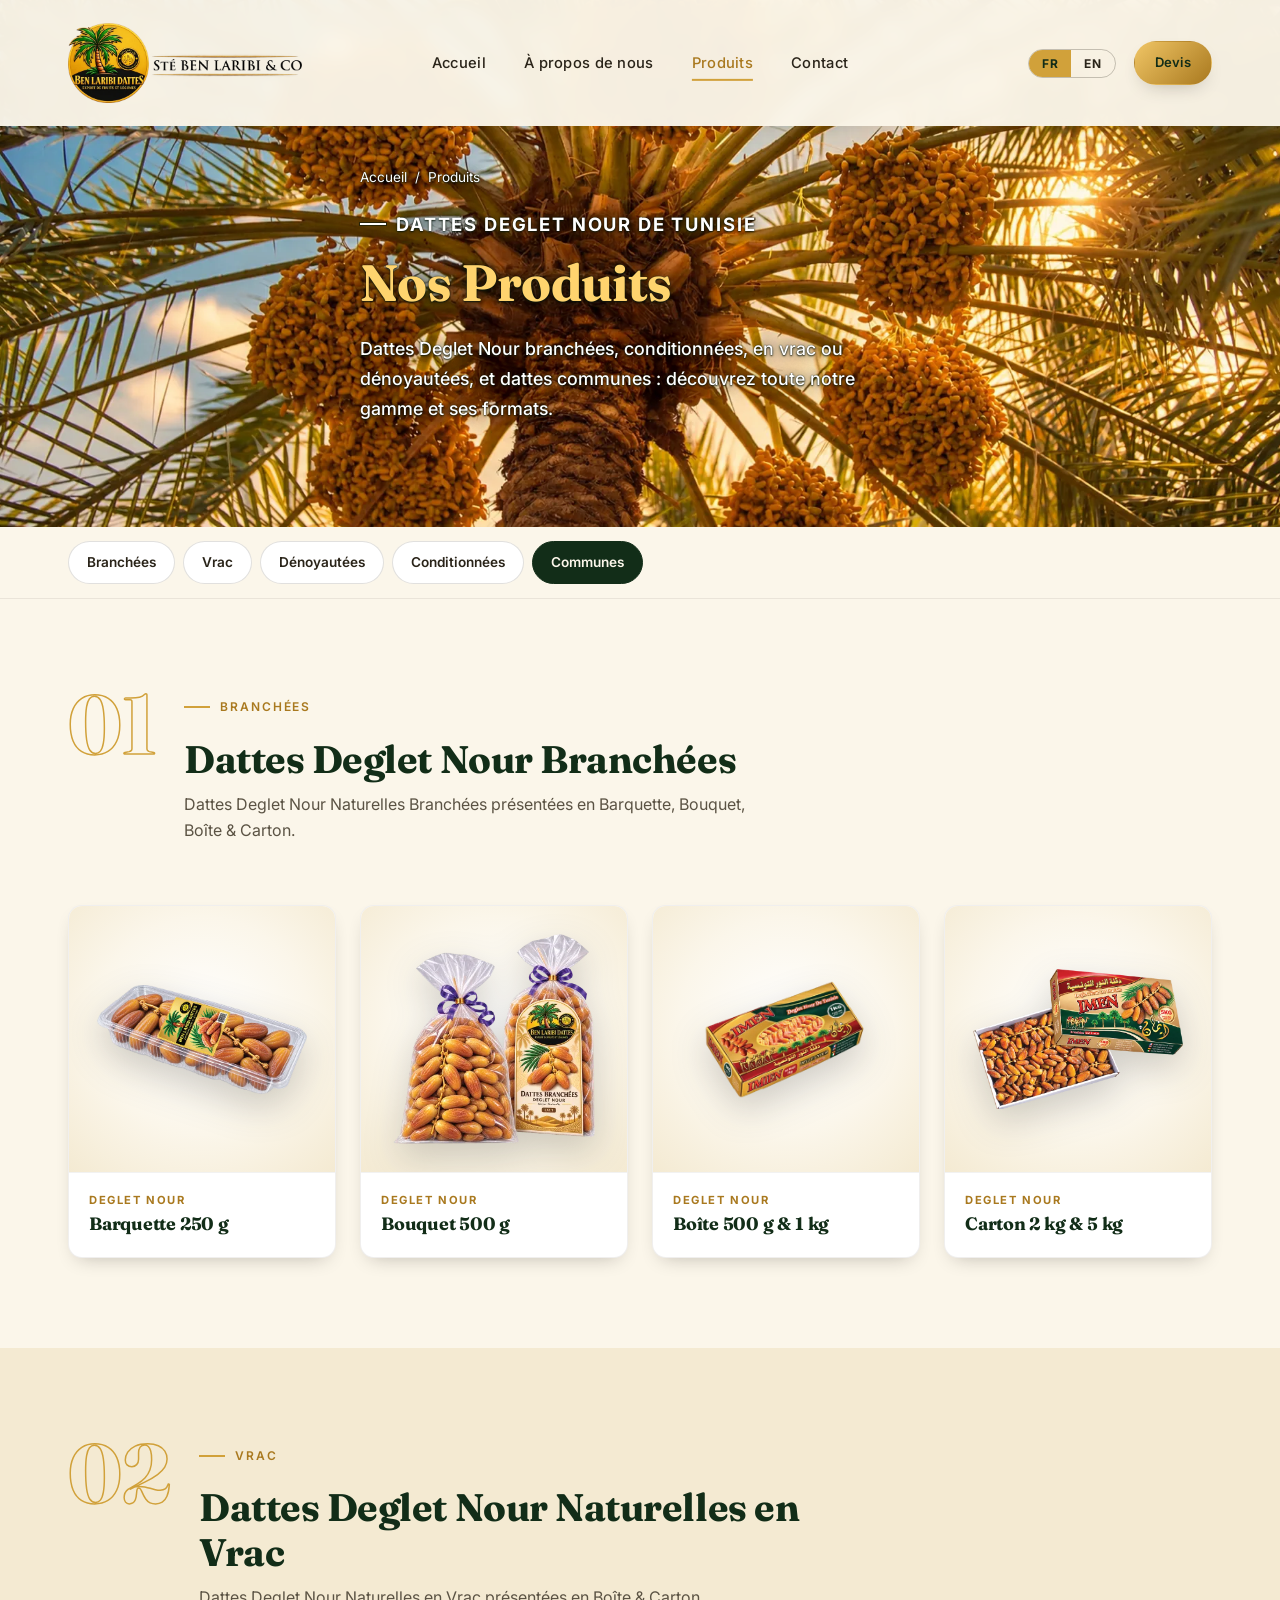
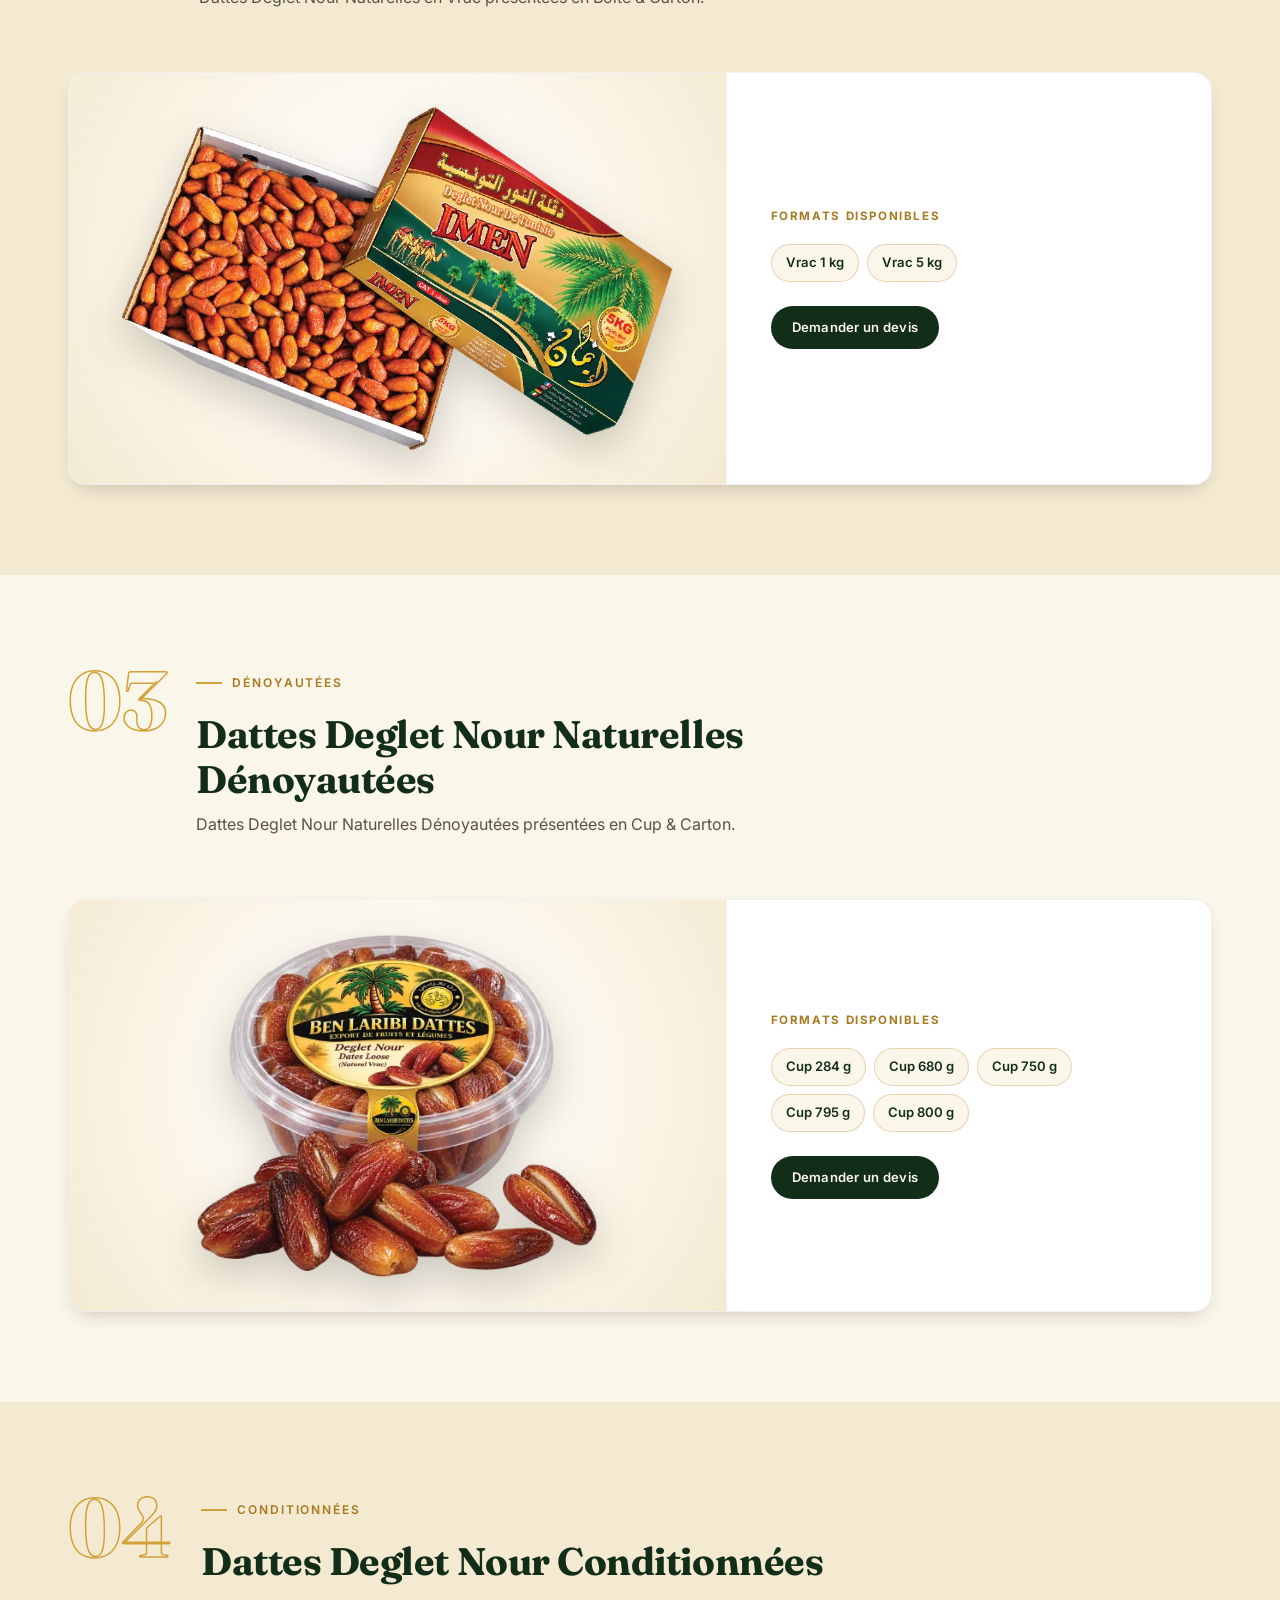
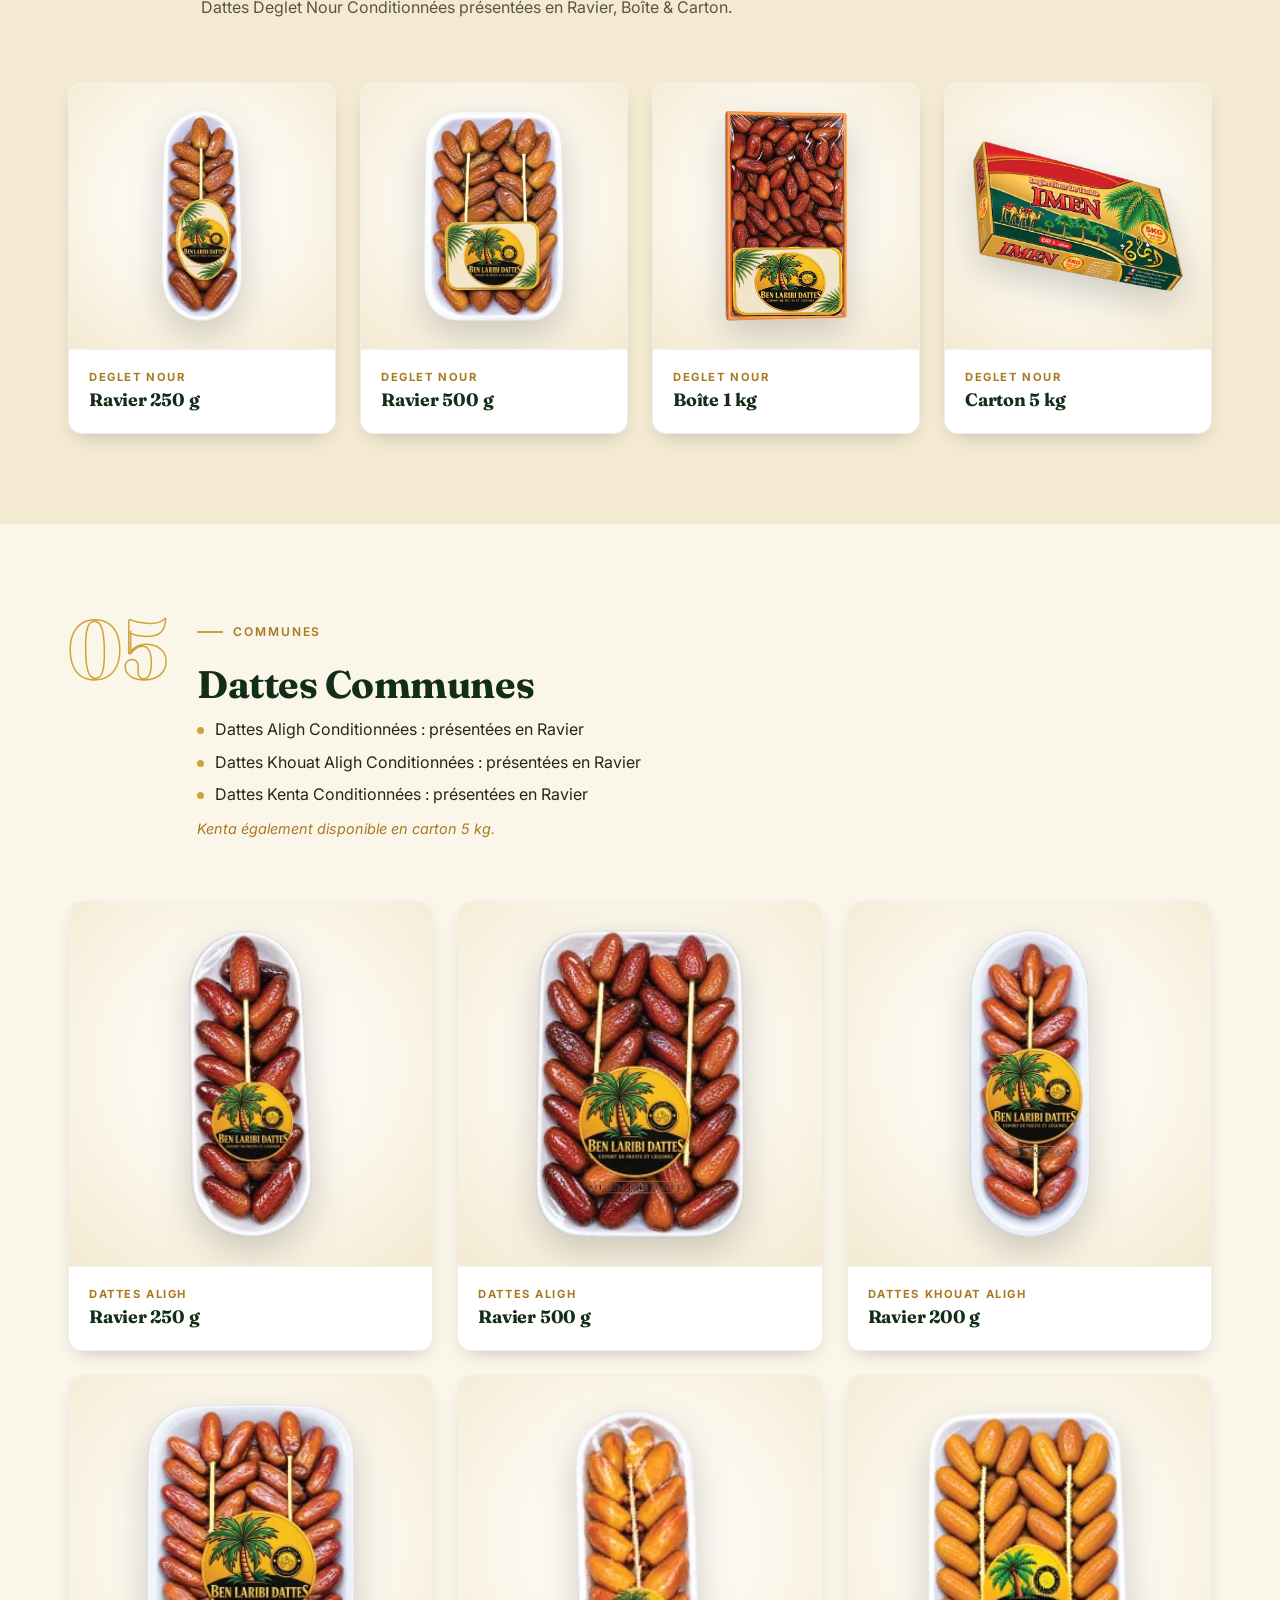
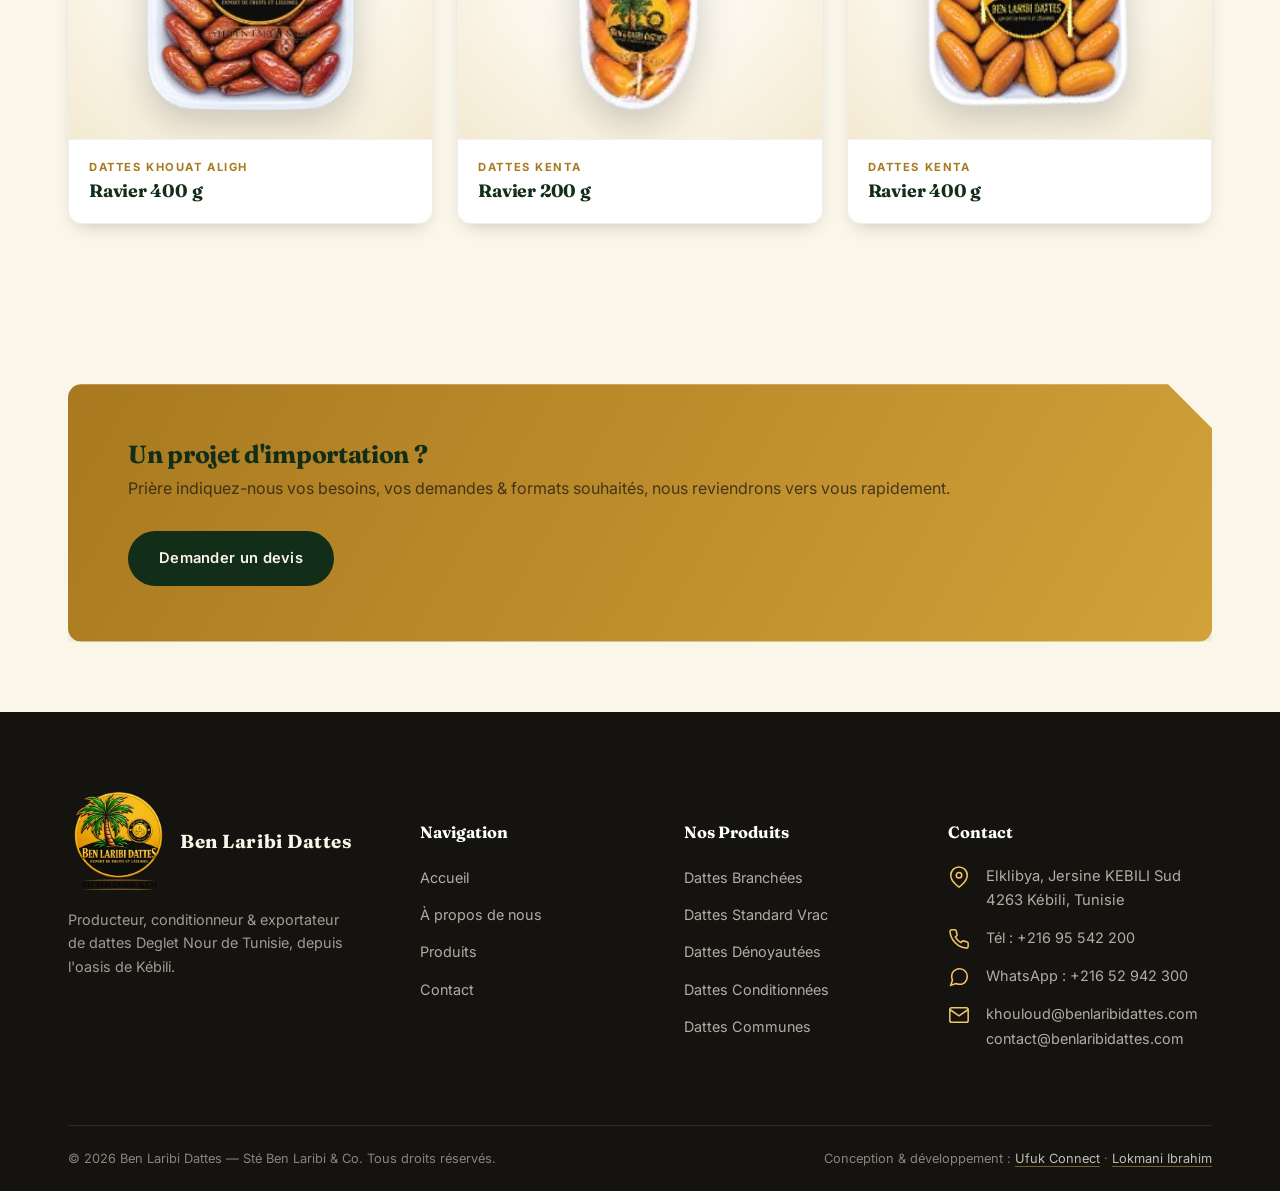
<file: produits.html>
<!DOCTYPE html>
<html lang="fr" data-lang="fr">
<head>
<meta charset="UTF-8">
<meta name="viewport" content="width=device-width, initial-scale=1.0">
<title>Dattes Deglet Nour de Tunisie en gros — Produits | Ben Laribi Dattes</title>
<meta name="description" content="Dattes Deglet Nour de Tunisie en gros : naturelles branchées, en vrac, dénoyautées ou conditionnées (barquette, bouquet, boîte, cup, ravier, carton) et dattes communes Aligh, Khouat Aligh et Kenta.">
<meta name="robots" content="index, follow, max-image-preview:large">
<link rel="canonical" href="https://benlaribidattes.com/produits.html">
<meta name="author" content="Sté Ben Laribi &amp; Co">
<meta name="designer" content="Ufuk Connect (ufuk.tn) — Lokmani Ibrahim (ibrahim.tn)">
<meta name="theme-color" content="#122d18">
<meta name="geo.region" content="TN-73">
<meta name="geo.placename" content="Kébili">
<meta property="og:type" content="website">
<meta property="og:site_name" content="Ben Laribi Dattes">
<meta property="og:locale" content="fr_FR">
<meta property="og:locale:alternate" content="en_GB">
<meta property="og:url" content="https://benlaribidattes.com/produits.html">
<meta property="og:title" content="Dattes Deglet Nour de Tunisie en gros — Produits | Ben Laribi Dattes">
<meta property="og:description" content="Dattes Deglet Nour de Tunisie en gros : naturelles branchées, en vrac, dénoyautées ou conditionnées (barquette, bouquet, boîte, cup, ravier, carton) et dattes communes Aligh, Khouat Aligh et Kenta.">
<meta property="og:image" content="https://benlaribidattes.com/assets/images/og-image.jpg">
<meta property="og:image:width" content="1200">
<meta property="og:image:height" content="630">
<meta property="og:image:alt" content="Palmeraie de l'oasis de Kébili, Tunisie — Ben Laribi Dattes">
<meta name="twitter:card" content="summary_large_image">
<meta name="twitter:title" content="Dattes Deglet Nour de Tunisie en gros — Produits | Ben Laribi Dattes">
<meta name="twitter:description" content="Dattes Deglet Nour de Tunisie en gros : naturelles branchées, en vrac, dénoyautées ou conditionnées (barquette, bouquet, boîte, cup, ravier, carton) et dattes communes Aligh, Khouat Aligh et Kenta.">
<meta name="twitter:image" content="https://benlaribidattes.com/assets/images/og-image.jpg">
<link rel="author" href="humans.txt">
<link rel="icon" type="image/png" sizes="48x48" href="assets/images/favicon-48.png">
<link rel="icon" type="image/png" sizes="192x192" href="assets/images/icon-192.png">
<link rel="apple-touch-icon" href="assets/images/apple-touch-icon.png">
<link rel="preload" as="image" href="assets/images/oasis3.webp" imagesrcset="assets/images/oasis3-960.webp 960w, assets/images/oasis3.webp 1920w" imagesizes="100vw" fetchpriority="high">
<link rel="manifest" href="site.webmanifest">
<link rel="preconnect" href="https://fonts.googleapis.com">
<link rel="preconnect" href="https://fonts.gstatic.com" crossorigin>
<link rel="stylesheet" href="assets/css/style.css?v=19">
<script type="application/ld+json">
{
 "@context": "https://schema.org",
 "@graph": [
  {
   "@type": "Organization",
   "@id": "https://benlaribidattes.com/#organization",
   "name": "Sté Ben Laribi & Co",
   "alternateName": [
    "Ben Laribi Dattes",
    "Ben Laribi & Co",
    "Ben Laribi",
    "Sté Ben Laribi",
    "Dattes Ben Laribi"
   ],
   "url": "https://benlaribidattes.com/",
   "logo": "https://benlaribidattes.com/assets/images/icon-512.png",
   "image": "https://benlaribidattes.com/assets/images/og-image.jpg",
   "description": "Producteur, conditionneur et exportateur de dattes Deglet Nour de Tunisie depuis l'oasis de Kébili.",
   "foundingDate": "2005",
   "email": "contact@benlaribidattes.com",
   "telephone": "+216 95 542 200",
   "address": {
    "@type": "PostalAddress",
    "streetAddress": "Elklibya, Jersine Kébili Sud",
    "postalCode": "4263",
    "addressLocality": "Kébili",
    "addressCountry": "TN"
   },
   "areaServed": [
    "Europe",
    "Asia",
    "Africa"
   ],
   "knowsAbout": [
    "Dattes Deglet Nour",
    "Dattes Aligh",
    "Dattes Khouat Aligh",
    "Dattes Kenta",
    "Export de dattes"
   ],
   "contactPoint": [
    {
     "@type": "ContactPoint",
     "contactType": "sales",
     "telephone": "+216 95 542 200",
     "email": "contact@benlaribidattes.com",
     "availableLanguage": [
      "French",
      "English",
      "Arabic"
     ]
    },
    {
     "@type": "ContactPoint",
     "contactType": "customer service",
     "telephone": "+216 52 942 300",
     "email": "khouloud@benlaribidattes.com",
     "availableLanguage": [
      "French",
      "English",
      "Arabic"
     ]
    }
   ],
   "slogan": "Meilleures Dattes de Tunisie",
   "hasOfferCatalog": {
    "@type": "OfferCatalog",
    "name": "Dattes de Tunisie — Ben Laribi Dattes",
    "itemListElement": [
     {
      "@type": "Offer",
      "itemOffered": {
       "@type": "Product",
       "name": "Dattes Deglet Nour Naturelles Branchées",
       "brand": {
        "@type": "Brand",
        "name": "Ben Laribi Dattes"
       },
       "countryOfOrigin": "TN"
      }
     },
     {
      "@type": "Offer",
      "itemOffered": {
       "@type": "Product",
       "name": "Dattes Deglet Nour Naturelles en Vrac",
       "brand": {
        "@type": "Brand",
        "name": "Ben Laribi Dattes"
       },
       "countryOfOrigin": "TN"
      }
     },
     {
      "@type": "Offer",
      "itemOffered": {
       "@type": "Product",
       "name": "Dattes Deglet Nour Naturelles Dénoyautées",
       "brand": {
        "@type": "Brand",
        "name": "Ben Laribi Dattes"
       },
       "countryOfOrigin": "TN"
      }
     },
     {
      "@type": "Offer",
      "itemOffered": {
       "@type": "Product",
       "name": "Dattes Deglet Nour Conditionnées",
       "brand": {
        "@type": "Brand",
        "name": "Ben Laribi Dattes"
       },
       "countryOfOrigin": "TN"
      }
     },
     {
      "@type": "Offer",
      "itemOffered": {
       "@type": "Product",
       "name": "Dattes Aligh",
       "brand": {
        "@type": "Brand",
        "name": "Ben Laribi Dattes"
       },
       "countryOfOrigin": "TN"
      }
     },
     {
      "@type": "Offer",
      "itemOffered": {
       "@type": "Product",
       "name": "Dattes Khouat Aligh",
       "brand": {
        "@type": "Brand",
        "name": "Ben Laribi Dattes"
       },
       "countryOfOrigin": "TN"
      }
     },
     {
      "@type": "Offer",
      "itemOffered": {
       "@type": "Product",
       "name": "Dattes Kenta",
       "brand": {
        "@type": "Brand",
        "name": "Ben Laribi Dattes"
       },
       "countryOfOrigin": "TN"
      }
     }
    ]
   }
  },
  {
   "@type": "Organization",
   "@id": "https://ufuk.tn/#organization",
   "name": "Ufuk Connect",
   "url": "https://ufuk.tn/",
   "founder": {
    "@type": "Person",
    "@id": "https://ibrahim.tn/#person",
    "name": "Lokmani Ibrahim",
    "url": "https://ibrahim.tn/"
   }
  },
  {
   "@type": "WebPage",
   "@id": "https://benlaribidattes.com/produits.html#webpage",
   "url": "https://benlaribidattes.com/produits.html",
   "name": "Dattes Deglet Nour de Tunisie en gros — Produits | Ben Laribi Dattes",
   "description": "Dattes Deglet Nour de Tunisie en gros : naturelles branchées, en vrac, dénoyautées ou conditionnées (barquette, bouquet, boîte, cup, ravier, carton) et dattes communes Aligh, Khouat Aligh et Kenta.",
   "inLanguage": "fr",
   "isPartOf": {
    "@id": "https://benlaribidattes.com/#website"
   },
   "about": {
    "@id": "https://benlaribidattes.com/#organization"
   },
   "primaryImageOfPage": "https://benlaribidattes.com/assets/images/og-image.jpg"
  },
  {
   "@type": "BreadcrumbList",
   "itemListElement": [
    {
     "@type": "ListItem",
     "position": 1,
     "name": "Accueil",
     "item": "https://benlaribidattes.com/"
    },
    {
     "@type": "ListItem",
     "position": 2,
     "name": "Produits",
     "item": "https://benlaribidattes.com/produits.html"
    }
   ]
  }
 ]
}
</script>
</head>
<body data-title-fr="Dattes Deglet Nour de Tunisie en gros — Produits | Ben Laribi Dattes" data-title-en="Products — Ben Laribi Dattes">

<header class="site-header">
  <div class="container">
    <a href="index.html" class="brand">
      <img class="brand-logo" src="assets/images/logo-h-web.webp" alt="Ben Laribi Dattes — Sté Ben Laribi &amp; Co" width="1200" height="409">
    </a>
    <nav class="main-nav">
      <a href="index.html" data-fr-only>Accueil</a><a href="index.html" data-en-only>Home</a>
      <a href="entreprise.html" data-fr-only>À propos de nous</a><a href="entreprise.html" data-en-only>About Us</a>
      <a href="produits.html" data-fr-only>Produits</a><a href="produits.html" data-en-only>Products</a>
      <a href="contact.html" data-fr-only>Contact</a><a href="contact.html" data-en-only>Contact</a>
    </nav>
    <div class="header-actions">
      <div class="lang-toggle">
        <button data-lang="fr" type="button">FR</button>
        <button data-lang="en" type="button">EN</button>
      </div>
      <a href="contact.html" class="btn btn-primary btn-sm"><span data-fr-only>Devis</span><span data-en-only>Quote</span></a>
      <button class="menu-toggle" aria-label="Menu"><span></span><span></span><span></span></button>
    </div>
  </div>
</header>

<main>
  <section class="ufuk-connect page-ufuk-connect">
    <div class="ufuk-connect-photo no-overlay">
      <img src="assets/images/oasis3.webp" srcset="assets/images/oasis3-960.webp 960w, assets/images/oasis3.webp 1920w" sizes="100vw" alt="Régimes de dattes Deglet Nour sur le palmier">
    </div>
    <div class="container">
      <div class="ufuk-connect-inner">
        <div class="breadcrumb">
          <a href="index.html" data-fr-only>Accueil</a><a href="index.html" data-en-only>Home</a>
          <span>/</span>
          <span data-fr-only>Produits</span><span data-en-only>Products</span>
        </div>
        <div class="eyebrow eyebrow-hero"><span data-fr-only>Dattes Deglet Nour de Tunisie</span><span data-en-only>Deglet Nour Dates from Tunisia</span></div>
        <h1><span data-fr-only><em>Nos Produits</em></span><span data-en-only><em>Our Products</em></span></h1>
        <p class="lead" data-fr-only>Dattes Deglet Nour branchées, conditionnées, en vrac ou dénoyautées, et dattes communes : découvrez toute notre gamme et ses formats.</p>
        <p class="lead" data-en-only>Deglet Nour dates on the branch, processed, loose or pitted, and common dates: discover our full range and its formats.</p>
      </div>
    </div>
  </section>

  <nav class="cat-nav" aria-label="Catégories">
    <div class="container">
      <a href="#branchees"><span data-fr-only>Branchées</span><span data-en-only>On the Branch</span></a>
      <a href="#vrac"><span data-fr-only>Vrac</span><span data-en-only>Loose</span></a>
      <a href="#denoyautees"><span data-fr-only>Dénoyautées</span><span data-en-only>Pitted</span></a>
      <a href="#conditionnees"><span data-fr-only>Conditionnées</span><span data-en-only>Processed</span></a>
      <a href="#communes"><span data-fr-only>Communes</span><span data-en-only>Common</span></a>
    </div>
  </nav>

  <section class="cat-section" id="branchees">
    <div class="container">
      <div class="cat-head reveal">
        <span class="cat-num" aria-hidden="true">01</span>
        <div>
          <div class="eyebrow"><span data-fr-only>Branchées</span><span data-en-only>On the Branch</span></div>
          <h2 data-fr-only>Dattes Deglet Nour Branchées</h2>
          <h2 data-en-only>Deglet Nour Dates on the Branch</h2>
          <p data-fr-only>Dattes Deglet Nour Naturelles Branchées présentées en Barquette, Bouquet, Boîte &amp; Carton.</p>
          <p data-en-only>Natural Deglet Nour dates on the branch, presented in punnets, bouquets, boxes &amp; cartons.</p>
        </div>
      </div>
      <div class="cat-grid">
          <article class="cat-card reveal">
            <div class="cat-card-media"><img src="assets/images/products/web/barquette-de-250gr.webp" alt="Barquette 250 g de dattes Deglet Nour branchées" loading="lazy"></div>
            <div class="cat-card-body">
              <span class="cat-card-variety">Deglet Nour</span>
              <h3 data-fr-only>Barquette 250 g</h3><h3 data-en-only>Punnet 250 g</h3>
            </div>
          </article>
          <article class="cat-card reveal">
            <div class="cat-card-media"><img src="assets/images/products/web/bouquet-500gr.webp" alt="Bouquet 500 g de dattes Deglet Nour branchées" loading="lazy"></div>
            <div class="cat-card-body">
              <span class="cat-card-variety">Deglet Nour</span>
              <h3>Bouquet 500 g</h3>
            </div>
          </article>
          <article class="cat-card reveal">
            <div class="cat-card-media"><img src="assets/images/products/web/carton-1kg.webp" alt="Boîte carton 500 g / 1 kg de dattes Deglet Nour branchées" loading="lazy"></div>
            <div class="cat-card-body">
              <span class="cat-card-variety">Deglet Nour</span>
              <h3 data-fr-only>Boîte 500 g & 1 kg</h3><h3 data-en-only>Box 500 g & 1 kg</h3>
            </div>
          </article>
          <article class="cat-card reveal">
            <div class="cat-card-media"><img src="assets/images/products/web/carton-5kg-ouvert.webp" alt="Carton 2 kg et 5 kg de dattes Deglet Nour branchées" loading="lazy"></div>
            <div class="cat-card-body">
              <span class="cat-card-variety">Deglet Nour</span>
              <h3>Carton 2 kg &amp; 5 kg</h3>
            </div>
          </article>
      </div>
    </div>
  </section>

  <section class="cat-section alt" id="vrac">
    <div class="container">
      <div class="cat-head reveal">
        <span class="cat-num" aria-hidden="true">02</span>
        <div>
          <div class="eyebrow"><span data-fr-only>Vrac</span><span data-en-only>Loose</span></div>
          <h2 data-fr-only>Dattes Deglet Nour Naturelles en Vrac</h2>
          <h2 data-en-only>Natural Loose Deglet Nour Dates</h2>
          <p data-fr-only>Dattes Deglet Nour Naturelles en Vrac présentées en Boîte &amp; Carton.</p>
          <p data-en-only>Natural loose Deglet Nour dates, presented in boxes &amp; cartons.</p>
        </div>
      </div>
      <article class="cat-wide reveal">
        <div class="cat-wide-media"><img src="assets/images/products/web/deglet-nour-dates-loose-naturel-vrac-1kg-5kg.webp" alt="Dattes Deglet Nour naturelles en vrac 1 kg et 5 kg" loading="lazy"></div>
        <div class="cat-wide-body">
          <span class="cat-wide-label" data-fr-only>Formats disponibles</span><span class="cat-wide-label" data-en-only>Available formats</span>
          <div class="cat-chips"><span class="cat-chip" data-fr-only>Vrac 1 kg</span><span class="cat-chip" data-en-only>Loose 1 kg</span><span class="cat-chip" data-fr-only>Vrac 5 kg</span><span class="cat-chip" data-en-only>Loose 5 kg</span></div>
          <a href="contact.html" class="btn btn-dark btn-sm"><span data-fr-only>Demander un devis</span><span data-en-only>Request a quote</span></a>
        </div>
      </article>
    </div>
  </section>

  <section class="cat-section" id="denoyautees">
    <div class="container">
      <div class="cat-head reveal">
        <span class="cat-num" aria-hidden="true">03</span>
        <div>
          <div class="eyebrow"><span data-fr-only>Dénoyautées</span><span data-en-only>Pitted</span></div>
          <h2 data-fr-only>Dattes Deglet Nour Naturelles Dénoyautées</h2>
          <h2 data-en-only>Natural Pitted Deglet Nour Dates</h2>
          <p data-fr-only>Dattes Deglet Nour Naturelles Dénoyautées présentées en Cup &amp; Carton.</p>
          <p data-en-only>Natural pitted Deglet Nour dates, presented in cups &amp; cartons.</p>
        </div>
      </div>
      <article class="cat-wide reveal">
        <div class="cat-wide-media"><img src="assets/images/products/web/cup-284gr-750gr-795gr-800gr.webp" alt="Cup de dattes naturelles dénoyautées" loading="lazy"></div>
        <div class="cat-wide-body">
          <span class="cat-wide-label" data-fr-only>Formats disponibles</span><span class="cat-wide-label" data-en-only>Available formats</span>
          <div class="cat-chips"><span class="cat-chip">Cup 284 g</span><span class="cat-chip">Cup 680 g</span><span class="cat-chip">Cup 750 g</span><span class="cat-chip">Cup 795 g</span><span class="cat-chip">Cup 800 g</span></div>
          <a href="contact.html" class="btn btn-dark btn-sm"><span data-fr-only>Demander un devis</span><span data-en-only>Request a quote</span></a>
        </div>
      </article>
    </div>
  </section>

  <section class="cat-section alt" id="conditionnees">
    <div class="container">
      <div class="cat-head reveal">
        <span class="cat-num" aria-hidden="true">04</span>
        <div>
          <div class="eyebrow"><span data-fr-only>Conditionnées</span><span data-en-only>Processed</span></div>
          <h2 data-fr-only>Dattes Deglet Nour Conditionnées</h2>
          <h2 data-en-only>Processed Deglet Nour Dates</h2>
          <p data-fr-only>Dattes Deglet Nour Conditionnées présentées en Ravier, Boîte &amp; Carton.</p>
          <p data-en-only>Packed Deglet Nour dates, presented in trays, boxes &amp; cartons.</p>
        </div>
      </div>
      <div class="cat-grid">
          <article class="cat-card reveal">
            <div class="cat-card-media"><img src="assets/images/products/web/ravier-250gr.webp" alt="Ravier 250 g de dattes Deglet Nour conditionnées" loading="lazy"></div>
            <div class="cat-card-body">
              <span class="cat-card-variety">Deglet Nour</span>
              <h3 data-fr-only>Ravier 250 g</h3><h3 data-en-only>Tray 250 g</h3>
            </div>
          </article>
          <article class="cat-card reveal">
            <div class="cat-card-media"><img src="assets/images/products/web/ravier-500gr.webp" alt="Ravier 500 g de dattes Deglet Nour conditionnées" loading="lazy"></div>
            <div class="cat-card-body">
              <span class="cat-card-variety">Deglet Nour</span>
              <h3 data-fr-only>Ravier 500 g</h3><h3 data-en-only>Tray 500 g</h3>
            </div>
          </article>
          <article class="cat-card reveal">
            <div class="cat-card-media"><img src="assets/images/products/web/boite-1kg.webp" alt="Boîte 1 kg de dattes Deglet Nour conditionnées" loading="lazy"></div>
            <div class="cat-card-body">
              <span class="cat-card-variety">Deglet Nour</span>
              <h3 data-fr-only>Boîte 1 kg</h3><h3 data-en-only>Box 1 kg</h3>
            </div>
          </article>
          <article class="cat-card reveal">
            <div class="cat-card-media"><img src="assets/images/products/web/carton-5kg.webp" alt="Carton 5 kg de dattes Deglet Nour conditionnées" loading="lazy"></div>
            <div class="cat-card-body">
              <span class="cat-card-variety">Deglet Nour</span>
              <h3>Carton 5 kg</h3>
            </div>
          </article>
      </div>
    </div>
  </section>

  <section class="cat-section" id="communes">
    <div class="container">
      <div class="cat-head reveal">
        <span class="cat-num" aria-hidden="true">05</span>
        <div>
          <div class="eyebrow"><span data-fr-only>Communes</span><span data-en-only>Common</span></div>
          <h2 data-fr-only>Dattes Communes</h2>
          <h2 data-en-only>Common Dates</h2>
          <ul class="cat-list" data-fr-only><li>Dattes Aligh Conditionnées : présentées en Ravier</li><li>Dattes Khouat Aligh Conditionnées : présentées en Ravier</li><li>Dattes Kenta Conditionnées : présentées en Ravier</li></ul>
          <ul class="cat-list" data-en-only><li>Packed Aligh dates: presented in trays</li><li>Packed Khouat Aligh dates: presented in trays</li><li>Packed Kenta dates: presented in trays</li></ul>
          <p class="cat-note" data-fr-only>Kenta également disponible en carton 5 kg.</p><p class="cat-note" data-en-only>Kenta also available in 5 kg cartons.</p>
        </div>
      </div>
      <div class="cat-grid cols-3">
          <article class="cat-card reveal">
            <div class="cat-card-media"><img src="assets/images/products/web/ravier-200gr-aligh.webp" alt="Ravier 250 g de dattes Aligh" loading="lazy"></div>
            <div class="cat-card-body">
              <span class="cat-card-variety" data-fr-only>Dattes Aligh</span><span class="cat-card-variety" data-en-only>Aligh Dates</span>
              <h3 data-fr-only>Ravier 250 g</h3><h3 data-en-only>Tray 250 g</h3>
            </div>
          </article>
          <article class="cat-card reveal">
            <div class="cat-card-media"><img src="assets/images/products/web/ravier-500gr-aligh.webp" alt="Ravier 500 g de dattes Aligh" loading="lazy"></div>
            <div class="cat-card-body">
              <span class="cat-card-variety" data-fr-only>Dattes Aligh</span><span class="cat-card-variety" data-en-only>Aligh Dates</span>
              <h3 data-fr-only>Ravier 500 g</h3><h3 data-en-only>Tray 500 g</h3>
            </div>
          </article>
          <article class="cat-card reveal">
            <div class="cat-card-media"><img src="assets/images/products/web/ravier-200gr-khouat-aligh.webp" alt="Ravier 200 g de dattes Khouat Aligh" loading="lazy"></div>
            <div class="cat-card-body">
              <span class="cat-card-variety" data-fr-only>Dattes Khouat Aligh</span><span class="cat-card-variety" data-en-only>Khouat Aligh Dates</span>
              <h3 data-fr-only>Ravier 200 g</h3><h3 data-en-only>Tray 200 g</h3>
            </div>
          </article>
          <article class="cat-card reveal">
            <div class="cat-card-media"><img src="assets/images/products/web/ravier-400gr-khouat-aligh.webp" alt="Ravier 400 g de dattes Khouat Aligh" loading="lazy"></div>
            <div class="cat-card-body">
              <span class="cat-card-variety" data-fr-only>Dattes Khouat Aligh</span><span class="cat-card-variety" data-en-only>Khouat Aligh Dates</span>
              <h3 data-fr-only>Ravier 400 g</h3><h3 data-en-only>Tray 400 g</h3>
            </div>
          </article>
          <article class="cat-card reveal">
            <div class="cat-card-media"><img src="assets/images/products/web/dates-kenta-200gr.webp" alt="Ravier 200 g de dattes Kenta" loading="lazy"></div>
            <div class="cat-card-body">
              <span class="cat-card-variety" data-fr-only>Dattes Kenta</span><span class="cat-card-variety" data-en-only>Kenta Dates</span>
              <h3 data-fr-only>Ravier 200 g</h3><h3 data-en-only>Tray 200 g</h3>
            </div>
          </article>
          <article class="cat-card reveal">
            <div class="cat-card-media"><img src="assets/images/products/web/dates-kenta-400gr.webp" alt="Ravier 400 g de dattes Kenta" loading="lazy"></div>
            <div class="cat-card-body">
              <span class="cat-card-variety" data-fr-only>Dattes Kenta</span><span class="cat-card-variety" data-en-only>Kenta Dates</span>
              <h3 data-fr-only>Ravier 400 g</h3><h3 data-en-only>Tray 400 g</h3>
            </div>
          </article>
      </div>
    </div>
  </section>

  <section class="section-pad tight">
    <div class="container">
      <div class="cta-banner reveal">
        <div>
          <h3 data-fr-only>Un projet d'importation ?</h3>
          <h3 data-en-only>An import project?</h3>
          <p data-fr-only>Prière indiquez-nous vos besoins, vos demandes &amp; formats souhaités, nous reviendrons vers vous rapidement.</p>
          <p data-en-only>Please tell us your needs, your requests &amp; the formats you want, and we will get back to you quickly.</p>
        </div>
        <a href="contact.html" class="btn btn-dark"><span data-fr-only>Demander un devis</span><span data-en-only>Request a quote</span></a>
      </div>
    </div>
  </section>
</main>

<footer class="site-footer">
  <div class="container">
    <div class="footer-grid">
      <div class="footer-brand">
        <a href="index.html" class="brand" style="margin-bottom:16px;display:inline-flex">
          <span class="brand-mark">
            <img loading="lazy" decoding="async" src="assets/images/logo-240.webp" alt="Ben Laribi Dattes">
          </span>
          <span class="brand-word"><b>Ben Laribi Dattes</b></span>
        </a>
        <p data-fr-only>Producteur, conditionneur &amp; exportateur de dattes Deglet Nour de Tunisie, depuis l'oasis de Kébili.</p>
        <p data-en-only>Producer, packer &amp; exporter of Tunisian Deglet Nour dates, from the Kébili oasis.</p>
      </div>
      <div class="footer-col">
        <h5 data-fr-only>Navigation</h5><h5 data-en-only>Navigation</h5>
        <ul>
          <li><a href="index.html" data-fr-only>Accueil</a><a href="index.html" data-en-only>Home</a></li>
          <li><a href="entreprise.html" data-fr-only>À propos de nous</a><a href="entreprise.html" data-en-only>About Us</a></li>
          <li><a href="produits.html" data-fr-only>Produits</a><a href="produits.html" data-en-only>Products</a></li>
          <li><a href="contact.html" data-fr-only>Contact</a><a href="contact.html" data-en-only>Contact</a></li>
        </ul>
      </div>
      <div class="footer-col">
        <h5 data-fr-only>Nos Produits</h5><h5 data-en-only>Our Products</h5>
        <ul>
          <li><a href="produits.html#branchees" data-fr-only>Dattes Branchées</a><a href="produits.html#branchees" data-en-only>Dates on the Branch</a></li>
          <li><a href="produits.html#vrac" data-fr-only>Dattes Standard Vrac</a><a href="produits.html#vrac" data-en-only>Standard Loose Dates</a></li>
          <li><a href="produits.html#denoyautees" data-fr-only>Dattes Dénoyautées</a><a href="produits.html#denoyautees" data-en-only>Pitted Dates</a></li>
          <li><a href="produits.html#conditionnees" data-fr-only>Dattes Conditionnées</a><a href="produits.html#conditionnees" data-en-only>Packed Dates</a></li>
          <li><a href="produits.html#communes" data-fr-only>Dattes Communes</a><a href="produits.html#communes" data-en-only>Common Dates</a></li>
        </ul>
      </div>
      <div class="footer-col">
        <h5 data-fr-only>Contact</h5><h5 data-en-only>Contact</h5>
        <div class="contact-line">
          <svg viewBox="0 0 24 24" fill="none" stroke="currentColor" stroke-width="1.7"><path d="M21 10c0 7-9 13-9 13s-9-6-9-13a9 9 0 0 1 18 0z"/><circle cx="12" cy="10" r="3"/></svg>
          <p data-fr-only>Elklibya, Jersine KEBILI Sud<br>4263 Kébili, Tunisie</p>
          <p data-en-only>Elklibya, Jersine KEBILI Sud<br>4263 Kébili, Tunisia</p>
        </div>
        <div class="contact-line">
          <svg viewBox="0 0 24 24" fill="none" stroke="currentColor" stroke-width="1.7"><path d="M22 16.92v3a2 2 0 0 1-2.18 2 19.79 19.79 0 0 1-8.63-3.07 19.5 19.5 0 0 1-6-6 19.79 19.79 0 0 1-3.07-8.67A2 2 0 0 1 4.11 2h3a2 2 0 0 1 2 1.72c.13.96.36 1.9.7 2.81a2 2 0 0 1-.45 2.11L8.09 9.91a16 16 0 0 0 6 6l1.27-1.27a2 2 0 0 1 2.11-.45c.91.34 1.85.57 2.81.7A2 2 0 0 1 22 16.92z"/></svg>
          <a href="tel:+21695542200"><span data-fr-only>Tél</span><span data-en-only>Tel</span> : +216 95 542 200</a>
        </div>
        <div class="contact-line">
          <svg viewBox="0 0 24 24" fill="none" stroke="currentColor" stroke-width="1.7"><path d="M21 11.5a8.38 8.38 0 0 1-.9 3.8 8.5 8.5 0 0 1-7.6 4.7 8.38 8.38 0 0 1-3.8-.9L3 21l1.9-5.7a8.38 8.38 0 0 1-.9-3.8 8.5 8.5 0 0 1 4.7-7.6 8.38 8.38 0 0 1 3.8-.9h.5a8.48 8.48 0 0 1 8 8v.5z"/></svg>
          <a href="https://wa.me/21652942300" target="_blank" rel="noopener">WhatsApp : +216 52 942 300</a>
        </div>
        <div class="contact-line">
          <svg viewBox="0 0 24 24" fill="none" stroke="currentColor" stroke-width="1.7"><path d="M4 4h16c1.1 0 2 .9 2 2v12c0 1.1-.9 2-2 2H4c-1.1 0-2-.9-2-2V6c0-1.1.9-2 2-2z"/><polyline points="22,6 12,13 2,6"/></svg>
          <p><a href="mailto:khouloud@benlaribidattes.com">khouloud@benlaribidattes.com</a><br><a href="mailto:contact@benlaribidattes.com">contact@benlaribidattes.com</a></p>
        </div>
      </div>
    </div>
    <div class="footer-bottom">
      <span>&copy; <span data-year></span> Ben Laribi Dattes — Sté Ben Laribi &amp; Co. <span data-fr-only>Tous droits réservés.</span><span data-en-only>All rights reserved.</span></span>
      <span class="footer-credit"><span data-fr-only>Conception &amp; développement :</span><span data-en-only>Design &amp; development:</span> <a href="https://ufuk.tn/" target="_blank" rel="noopener" title="Ufuk Connect — agence web en Tunisie">Ufuk Connect</a> · <a href="https://ibrahim.tn/" target="_blank" rel="noopener author" title="Lokmani Ibrahim — développeur web">Lokmani Ibrahim</a></span>
    </div>
  </div>
</footer>

<button class="to-top" aria-label="Top"><svg viewBox="0 0 24 24" fill="none" stroke="currentColor" stroke-width="2"><line x1="12" y1="19" x2="12" y2="5"/><polyline points="5 12 12 5 19 12"/></svg></button>

<script src="assets/js/main.js?v=5"></script>
</body>
</html>
</file>
<file: assets/css/style.css>
/* ==========================================================================
   BEN LARIBI DATTES — Design system
   ========================================================================== */

@import url('https://fonts.googleapis.com/css2?family=Fraunces:ital,opsz,wght@0,9..144,340;0,9..144,440;0,9..144,560;0,9..144,650;0,9..144,720;1,9..144,500&family=Inter:wght@300;400;500;600;700;800&display=swap');

:root{
  --gold-light:#f0c565;
  --gold:#d1a13a;
  --gold-dark:#a9791f;
  --green:#2f6b3a;
  --green-dark:#1c4423;
  --green-deep:#122d18;
  --black:#15130f;
  --charcoal:#221f19;
  --cream:#fbf6ea;
  --cream-2:#f4ead2;
  --ink:#2a2419;
  --ink-soft:#5b5344;
  --red:#8f2323;
  --white:#ffffff;

  --font-head:'Fraunces', Georgia, serif;
  --font-body:'Inter', 'Segoe UI', sans-serif;

  --radius:14px;
  --radius-sm:8px;
  --shadow:0 18px 40px -18px rgba(20,17,10,.35);
  --shadow-sm:0 8px 20px -10px rgba(20,17,10,.3);
  --container:1200px;
  --header-h:126px;
}

*,*::before,*::after{box-sizing:border-box;}
html{scroll-behavior:smooth;}
body{
  margin:0;
  font-family:var(--font-body);
  color:var(--ink);
  background:var(--cream);
  line-height:1.65;
  -webkit-font-smoothing:antialiased;
  overflow-x:hidden;
}
img{max-width:100%;display:block;}
a{color:inherit;text-decoration:none;}
ul{margin:0;padding:0;list-style:none;}
h1,h2,h3,h4{font-family:var(--font-head);margin:0 0 .5em;line-height:1.15;color:var(--green-deep);font-weight:700;letter-spacing:-.012em;}
p{margin:0 0 1em;color:var(--ink-soft);}
button{font-family:inherit;}
.container{max-width:var(--container);margin:0 auto;padding:0 28px;}
section{position:relative;}
.hide{display:none !important;}

/* ---------- lang toggle: show/hide by data-lang ---------- */
[data-fr],[data-en]{}
html[data-lang="fr"] [data-en-only]{display:none !important;}
html[data-lang="en"] [data-fr-only]{display:none !important;}

/* ---------- utility ---------- */
.eyebrow{
  display:inline-flex;align-items:center;gap:10px;
  font-family:var(--font-body);font-weight:600;letter-spacing:.16em;
  text-transform:uppercase;font-size:.75rem;color:var(--gold-dark);
  margin-bottom:14px;
}
.eyebrow::before{content:"";width:26px;height:2px;background:var(--gold);display:inline-block;}
.section-head{max-width:680px;margin:0 auto 48px;text-align:center;}
.section-head h2{font-size:clamp(1.7rem,3.2vw,2.5rem);}
.section-head p{font-size:1.02rem;}
.section-head.left{margin:0 0 40px;text-align:left;}

.btn{
  display:inline-flex;align-items:center;gap:10px;
  padding:14px 30px;border-radius:100px;
  font-weight:600;font-size:.92rem;letter-spacing:.02em;
  border:1.5px solid transparent;cursor:pointer;
  transition:all .25s ease;white-space:nowrap;
}
.btn-primary{background:linear-gradient(135deg,var(--gold-light),var(--gold-dark));color:var(--green-deep);box-shadow:var(--shadow-sm);}
.btn-primary:hover{transform:translateY(-2px);box-shadow:0 14px 28px -12px rgba(169,121,31,.55);}
.btn-outline{border-color:rgba(255,255,255,.55);color:var(--white);}
.btn-outline:hover{background:rgba(255,255,255,.12);border-color:var(--white);}
.btn-dark{background:var(--green-deep);color:var(--cream);}
.btn-dark:hover{background:var(--green-dark);transform:translateY(-2px);}
.btn-sm{padding:10px 20px;font-size:.82rem;}

/* ---------- header ---------- */
.site-header{
  position:fixed;top:0;left:0;right:0;z-index:1000;
  height:var(--header-h);
  display:flex;align-items:center;
  background:rgba(251,246,234,.96);
  backdrop-filter:blur(8px);
  box-shadow:0 2px 18px rgba(20,17,10,.08);
  transition:background .35s ease, box-shadow .35s ease, height .35s ease;
}
.site-header .container{display:flex;align-items:center;justify-content:space-between;width:100%;position:relative;}
.site-header.solid{
  height:96px;
}
.brand{display:flex;align-items:center;gap:12px;flex:none;min-width:0;overflow:hidden;}
.brand-mark{
  height:100px;width:100px;flex:none;
  display:flex;align-items:center;justify-content:center;
  position:relative;
}
.brand-mark img{height:100%;width:100%;object-fit:contain;display:block;}
/* horizontal logo in the header */
.brand-logo{display:block;height:104px;width:auto;max-width:none;transition:height .35s ease;}
.site-header.solid .brand-logo{height:82px;}
@media (max-width:1280px){.brand-logo{height:80px;}.site-header.solid .brand-logo{height:70px;}}
.brand-word{display:flex;flex-direction:column;line-height:1.05;min-width:0;}
.brand-word b{font-family:var(--font-head);font-size:1.18rem;letter-spacing:.03em;color:var(--green-deep);display:block;overflow:hidden;text-overflow:ellipsis;white-space:nowrap;}
.brand-word span{font-size:.62rem;letter-spacing:.14em;text-transform:uppercase;color:var(--gold-dark);font-weight:600;margin-top:2px;overflow:hidden;text-overflow:ellipsis;white-space:nowrap;}

.main-nav{
  display:flex;align-items:center;gap:38px;
  position:absolute;left:50%;top:50%;transform:translate(-50%,-50%);
}
.main-nav a{
  font-size:.92rem;font-weight:500;letter-spacing:.02em;
  color:var(--ink);position:relative;padding:6px 0;
}
.main-nav a::after{
  content:"";position:absolute;left:0;bottom:0;height:2px;width:0;
  background:var(--gold);transition:width .25s ease;
}
.main-nav a:hover::after,.main-nav a.active::after{width:100%;}
.main-nav a.active{color:var(--gold-dark);}

.header-actions{display:flex;align-items:center;gap:18px;flex:none;}
.lang-toggle{
  display:flex;border:1.5px solid rgba(42,36,25,.25);border-radius:100px;overflow:hidden;
}
.lang-toggle button{
  border:0;background:transparent;padding:6px 13px;font-size:.75rem;font-weight:700;
  letter-spacing:.05em;color:var(--ink);cursor:pointer;
}
.lang-toggle button.active{background:var(--gold);color:var(--green-deep);}
.menu-toggle{
  display:none;flex-direction:column;gap:5px;background:none;border:0;cursor:pointer;padding:6px;
}
.menu-toggle span{width:24px;height:2px;background:var(--ink);transition:.25s;}
.nav-extra{display:none;}

@media (max-width:920px){
  :root{--header-h:104px;}
  .site-header.solid{height:84px;}
  /* full-screen mobile menu: cream panel under the logo bar, large serif links */
  .main-nav{
    position:fixed;top:0;left:0;right:auto;transform:none;z-index:1;
    width:100vw;height:100vh;height:100dvh;
    background:var(--cream);
    flex-direction:column;align-items:stretch;justify-content:flex-start;gap:0;
    padding:calc(var(--header-h) + 14px) 24px calc(28px + env(safe-area-inset-bottom));
    overflow-y:auto;counter-reset:navnum;
    opacity:0;visibility:hidden;transition:opacity .3s ease, visibility .3s ease;
  }
  .main-nav::before{
    content:"";position:absolute;left:24px;right:24px;top:calc(var(--header-h) - 1px);height:1px;
    background:linear-gradient(90deg,transparent,rgba(169,121,31,.45),transparent);
  }
  .main-nav.open{opacity:1;visibility:visible;}
  .main-nav > a{
    counter-increment:navnum;
    display:flex;align-items:center;gap:16px;
    font-family:var(--font-head);font-size:1.65rem;font-weight:600;letter-spacing:-.01em;
    color:var(--green-deep);padding:18px 4px;border-bottom:1px solid rgba(42,36,25,.1);
    transform:translateY(14px);opacity:0;transition:transform .4s ease, opacity .4s ease, color .2s;
  }
  .main-nav.open > a{transform:none;opacity:1;}
  .main-nav > a::before{
    content:counter(navnum,decimal-leading-zero);
    font-family:var(--font-body);font-size:.72rem;font-weight:700;letter-spacing:.12em;color:var(--gold-dark);
    min-width:22px;
  }
  .main-nav > a::after{
    position:static;margin-left:auto;width:9px;height:9px;background:none;
    border-top:2px solid var(--gold);border-right:2px solid var(--gold);transform:rotate(45deg);
  }
  .main-nav > a:hover::after,.main-nav > a.active::after{width:9px;}
  .main-nav > a.active{color:var(--gold-dark);}
  .nav-extra{display:flex;flex-direction:column;gap:14px;margin-top:auto;padding-top:30px;}
  .nav-extra .btn{justify-content:center;width:100%;padding:15px 24px;font-size:.95rem;}
  .nav-extra-line{display:flex;align-items:center;gap:12px;font-size:.92rem;color:var(--ink-soft);}
  .nav-extra-line svg{width:18px;height:18px;color:var(--gold-dark);flex:none;}
  .brand,.header-actions{position:relative;z-index:2;}
  .menu-toggle{display:flex;flex:none;}
  .menu-toggle.is-open span:nth-child(1){transform:translateY(7px) rotate(45deg);}
  .menu-toggle.is-open span:nth-child(2){opacity:0;}
  .menu-toggle.is-open span:nth-child(3){transform:translateY(-7px) rotate(-45deg);}
  body.menu-open{overflow:hidden;}
  body.menu-open .to-top{opacity:0;pointer-events:none;}
  .header-actions{gap:10px;}
  .brand{gap:8px;min-width:0;}
  .brand-mark{height:80px;width:80px;}
  .brand-logo,.site-header.solid .brand-logo{height:78px;}
  .brand-word{min-width:0;}
  .brand-word b{font-size:1rem;}
}

@media (max-width:560px){
  :root{--header-h:88px;}
  .site-header.solid{height:72px;}
  .container{padding:0 18px;}
  .brand-mark{height:64px;width:64px;}
  .brand-logo,.site-header.solid .brand-logo{height:56px;}
  .lang-toggle button{padding:6px 10px;}
  .header-actions .btn-sm{display:none;} /* the quote button lives in the mobile menu */
}

@media (max-width:400px){
  :root{--header-h:78px;}
  .site-header.solid{height:62px;}
  .header-actions .btn-sm{display:none;}
  .header-actions{gap:6px;}
  .brand-mark{height:54px;width:54px;}
  .brand-logo,.site-header.solid .brand-logo{height:46px;}
  .brand-word b{font-size:.86rem;}
  .lang-toggle button{padding:5px 8px;font-size:.7rem;}
  .menu-toggle{padding:6px 0 6px 6px;}
  .menu-toggle span{width:20px;}
}

/* ---------- ufuk-connect ---------- */
.ufuk-connect{
  min-height:92vh;display:flex;align-items:center;
  position:relative;overflow:hidden;
  background:linear-gradient(160deg,var(--green-deep) 0%, var(--green-dark) 45%, var(--black) 100%);
  padding-top:var(--header-h);
}
.ufuk-connect-photo{position:absolute;inset:0;}
.ufuk-connect-photo img{width:100%;height:100%;object-fit:cover;display:none;}
.ufuk-connect-photo.has-img img{display:block;}
.ufuk-connect-photo::after{
  content:"";position:absolute;inset:0;
  background:linear-gradient(160deg, rgba(18,45,24,.92) 0%, rgba(18,45,24,.72) 45%, rgba(10,10,8,.85) 100%);
}
.ufuk-connect-photo.no-overlay::after{display:none;}

/* animated ufuk-connect slider (homepage) */
.ufuk-connect-slider{position:absolute;inset:0;overflow:hidden;}
.ufuk-connect-slide{position:absolute;inset:0;opacity:0;transition:opacity 1.5s ease;}
.ufuk-connect-slide.is-active{opacity:1;}
.ufuk-connect-slide img{width:100%;height:100%;object-fit:cover;display:none;transform:scale(1.02);}
.ufuk-connect-slide.has-img img{display:block;}
.ufuk-connect-slide.is-active.has-img img{animation:kenburns 7s ease-out forwards;}
@keyframes kenburns{from{transform:scale(1.02);}to{transform:scale(1.13);}}
.ufuk-connect-slider::after{
  content:"";position:absolute;inset:0;z-index:1;
}
.ufuk-connect-dots{position:absolute;left:50%;bottom:40px;transform:translateX(-50%);display:flex;gap:10px;z-index:3;}
.ufuk-connect-dots button{width:8px;height:8px;border-radius:50%;background:rgba(251,246,234,.4);border:1px solid rgba(251,246,234,.5);padding:0;cursor:pointer;transition:.25s;}
.ufuk-connect-dots button.is-active{background:var(--gold-light);border-color:var(--gold-light);width:24px;border-radius:5px;}
@media (prefers-reduced-motion: reduce){.ufuk-connect-slide.is-active.has-img img{animation:none;}}
@media (max-width:640px){
  .ufuk-connect-slide img{object-fit:cover;transform:none;}
  .ufuk-connect-slider::after{
    background:linear-gradient(180deg, rgba(12,30,16,.55) 0%, rgba(12,30,16,.3) 38%, rgba(10,14,9,.78) 100%);
  }
}

.ufuk-connect-arrow{
  position:absolute;top:50%;transform:translateY(-50%);z-index:3;
  width:44px;height:44px;display:flex;align-items:center;justify-content:center;
  border-radius:50%;border:1px solid rgba(251,246,234,.4);background:rgba(18,45,24,.35);
  color:var(--gold-light,#fff);cursor:pointer;transition:.25s;backdrop-filter:blur(2px);
}
.ufuk-connect-arrow svg{width:20px;height:20px;}
.ufuk-connect-arrow:hover{background:rgba(18,45,24,.6);border-color:var(--gold-light);}
.ufuk-connect-arrow-prev{left:20px;}
.ufuk-connect-arrow-next{right:20px;}
@media (max-width:640px){
  .ufuk-connect-arrow{display:none;} /* swipe + dots on phones */
}

.ufuk-connect .container{position:relative;z-index:2;padding-top:40px;padding-bottom:70px;}
.ufuk-connect-inner{max-width:720px;}
.ufuk-connect .eyebrow{color:var(--gold-light);}
.ufuk-connect .eyebrow::before{background:var(--gold-light);}
.ufuk-connect h1{
  color:var(--white);font-size:clamp(2.4rem,5.6vw,4.1rem);
  font-weight:700;margin-bottom:22px;
}
.ufuk-connect h1 em{color:var(--gold-light);font-style:normal;}
.ufuk-connect p.lead{color:rgba(251,246,234,.85);font-size:1.12rem;max-width:560px;margin-bottom:34px;}
.ufuk-connect-actions{display:flex;gap:16px;flex-wrap:wrap;}

/* hero copy (all pages): white + gold, each with a thin dark halo so it stays legible on light or dark photos */
.ufuk-connect .container{
  --hero-halo:
    0 0 1px rgba(10,22,12,.95),
    0 1px 2px rgba(10,22,12,.9),
    0 0 10px rgba(10,22,12,.55),
    0 2px 22px rgba(10,22,12,.45);
}
.ufuk-connect .container .eyebrow{color:#ffd46e;font-weight:700;text-shadow:var(--hero-halo);}
.ufuk-connect .container .eyebrow::before{background:#ffd46e;box-shadow:0 0 0 1px rgba(10,22,12,.6);}
.ufuk-connect .container h1{color:#fff;text-shadow:var(--hero-halo);}
.ufuk-connect .container h1 em{color:#ffd46e;}
.ufuk-connect .container .eyebrow-hero{color:#fff;font-size:clamp(.95rem,1.6vw,1.15rem);letter-spacing:.1em;}
.ufuk-connect .container .eyebrow-hero::before{background:#fff;}
.ufuk-connect .container p.lead{color:#fff;font-weight:500;text-shadow:var(--hero-halo);}
.ufuk-connect .container .breadcrumb,.ufuk-connect .container .breadcrumb a{color:#fff;text-shadow:var(--hero-halo);}
/* homepage hero: company name + place, same serif style as the H1 accent, in a lighter gold */
.hero-brand{display:flex;flex-direction:column;gap:6px;margin-bottom:22px;}
.hero-brand-name{
  font-family:var(--font-head);font-weight:700;line-height:1.05;letter-spacing:-.005em;
  font-size:clamp(2.4rem,5.4vw,4rem);color:#fff;text-shadow:var(--hero-halo);
}
.hero-brand-place{
  display:inline-flex;align-items:center;gap:10px;
  font-family:var(--font-head);font-weight:600;font-style:italic;line-height:1.2;
  font-size:clamp(1.05rem,1.8vw,1.35rem);color:#fff4d8;text-shadow:var(--hero-halo);
}
.hero-brand-place svg{width:.9em;height:.9em;flex:none;color:#ffe6a6;filter:drop-shadow(0 1px 2px rgba(10,22,12,.85));}
.ufuk-connect h1 + .hero-brand{margin-top:-4px;}
.ufuk-connect-inner:has(.hero-brand){max-width:980px;}

/* page (non-home) ufuk-connect, shorter */
.page-ufuk-connect{min-height:52vh;}
.page-ufuk-connect .ufuk-connect-inner{max-width:640px;}
.page-ufuk-connect h1{font-size:clamp(2.1rem,4.6vw,3.2rem);}
.breadcrumb{display:flex;gap:8px;color:rgba(251,246,234,.7);font-size:.85rem;margin-bottom:18px;}
.breadcrumb a:hover{color:var(--gold-light);}

/* ---------- media placeholders (auto image / fallback) ---------- */
.media{
  position:relative;border-radius:var(--radius);overflow:hidden;
  background:transparent;
  aspect-ratio: var(--ar, 4/3);
}
.media img{width:100%;height:100%;object-fit:contain;position:absolute;inset:0;opacity:0;transition:opacity .45s ease;}
.media.has-img img{opacity:1;}
/* While a photo loads: soft shimmer; the placeholder icon only shows if it fails. */
.media:not(.has-img):not(.no-img){background:linear-gradient(100deg,rgba(209,161,58,.06) 30%,rgba(209,161,58,.16) 50%,rgba(209,161,58,.06) 70%) 0 0/200% 100%;animation:media-shimmer 1.4s linear infinite;}
@keyframes media-shimmer{to{background-position:-200% 0;}}
@media (prefers-reduced-motion: reduce){.media:not(.has-img){animation:none;}}
.media .ph{
  position:absolute;inset:0;display:none;flex-direction:column;align-items:center;justify-content:center;
  gap:10px;color:rgba(251,246,234,.55);
  background:
    radial-gradient(circle at 20% 15%, rgba(209,161,58,.18), transparent 55%),
    radial-gradient(circle at 85% 85%, rgba(209,161,58,.12), transparent 50%);
}
.media.no-img .ph{display:flex;}
.media .ph svg{width:34%;max-width:70px;opacity:.55;}
.media .ph small{font-size:.68rem;letter-spacing:.1em;text-transform:uppercase;opacity:.8;text-align:center;padding:0 16px;}

/* ---------- intro / split sections ---------- */
.split{
  display:grid;grid-template-columns:1fr 1fr;gap:64px;align-items:center;
  padding:100px 0;
}
.split.reverse{grid-template-columns:1fr 1fr;}
.split.reverse .split-media{order:2;}
.split-media .media{--ar:5/4.3;}
.split-text .eyebrow{}
.split-text h2{font-size:clamp(1.7rem,3.4vw,2.35rem);}
.check-list{margin:26px 0;display:flex;flex-direction:column;gap:14px;}
.check-list li{display:flex;gap:12px;align-items:flex-start;color:var(--ink);font-weight:500;font-size:.98rem;}
.check-list li svg{flex:none;width:20px;height:20px;color:var(--gold-dark);margin-top:2px;}
@media (max-width:860px){
  .split,.split.reverse{grid-template-columns:1fr;gap:36px;padding:70px 0;}
  .split.reverse .split-media{order:0;}
}

/* ---------- band (dark full width) ---------- */
.band{
  background:var(--green-deep);color:var(--cream);padding:128px 0;position:relative;overflow:hidden;
  clip-path:polygon(0 46px, 100% 0, 100% calc(100% - 46px), 0 100%);
}
.band::before{
  content:"";position:absolute;inset:0;opacity:.08;
  background-image:radial-gradient(circle,var(--gold-light) 1px, transparent 1.4px);
  background-size:22px 22px;
}
.band h2,.band h3{color:var(--white);}
.band p{color:rgba(251,246,234,.78);}
.value-grid{display:grid;grid-template-columns:repeat(4,1fr);gap:28px;position:relative;z-index:1;margin-top:44px;}
.value-card{
  background:rgba(251,246,234,.06);border:1px solid rgba(251,246,234,.14);
  border-radius:var(--radius);padding:30px 24px;
  transition:transform .35s ease, background .35s ease, border-color .35s ease;
}
.value-card:hover{transform:translateY(-6px);background:rgba(251,246,234,.1);border-color:rgba(251,246,234,.3);}
.value-card svg{width:34px;height:34px;color:var(--gold-light);margin-bottom:16px;}
.value-card h4{color:var(--white);font-size:1.05rem;margin-bottom:8px;}
.value-card p{font-size:.9rem;margin:0;color:rgba(251,246,234,.72);}
.value-grid .reveal:nth-child(1){transition-delay:0s;}
.value-grid .reveal:nth-child(2){transition-delay:.1s;}
.value-grid .reveal:nth-child(3){transition-delay:.2s;}
.value-grid .reveal:nth-child(4){transition-delay:.3s;}
@media (max-width:920px){.value-grid{grid-template-columns:1fr 1fr;}}
@media (max-width:560px){.value-grid{grid-template-columns:1fr;}.band{padding:96px 0;}}

/* ---------- products / cards ---------- */
.products-grid{display:grid;grid-template-columns:repeat(4,1fr);gap:24px;}
.product-card{
  background:var(--white);border-radius:var(--radius);overflow:hidden;
  box-shadow:var(--shadow-sm);transition:transform .3s ease,box-shadow .3s ease;
  display:flex;flex-direction:column;
}
.product-card:hover{transform:translateY(-6px);box-shadow:var(--shadow);}
.product-card .media{--ar:4/3;border-radius:0;}
.products-grid .reveal:nth-child(1){transition-delay:0s;}
.products-grid .reveal:nth-child(2){transition-delay:.12s;}
.products-grid .reveal:nth-child(3){transition-delay:.24s;}
.products-grid .reveal:nth-child(4){transition-delay:.36s;}
.product-card-body{padding:26px 26px 28px;flex:1;display:flex;flex-direction:column;}
.product-card-body h3{font-size:1.22rem;margin-bottom:8px;}
.product-card-body p{font-size:.92rem;flex:1;}
.tag-row{display:flex;flex-wrap:wrap;gap:8px;margin:14px 0 18px;}
.tag{
  font-size:.72rem;font-weight:600;letter-spacing:.03em;color:var(--green-dark);
  background:var(--cream-2);border:1px solid rgba(169,121,31,.25);
  padding:5px 12px;border-radius:100px;
}
.product-card-body .btn{align-self:flex-start;}
@media (max-width:980px){.products-grid{grid-template-columns:1fr 1fr;}}
@media (max-width:620px){.products-grid{grid-template-columns:1fr;}}

.section-pad{padding:100px 0;}
.section-pad.tight{padding:70px 0;}
.bg-cream2{background:var(--cream-2);}

/* product detail block (produits page) */
.product-detail{display:grid;grid-template-columns:.9fr 1.1fr;gap:56px;align-items:center;padding:86px 0;border-bottom:1px solid rgba(42,36,25,.08);}
.product-detail:last-child{border-bottom:0;}
.product-detail.reverse{direction:rtl;}
.product-detail.reverse > *{direction:ltr;}
.product-detail .media{--ar:1/1;}
.pack-grid{display:grid;grid-template-columns:repeat(auto-fill,minmax(150px,1fr));gap:12px;margin:24px 0 8px;}
.pack-item{
  background:var(--white);border:1px solid rgba(42,36,25,.1);border-radius:var(--radius-sm);
  padding:14px 16px;font-size:.85rem;
}
.pack-item b{display:block;font-family:var(--font-head);color:var(--green-dark);font-size:1rem;margin-bottom:2px;}
@media (max-width:860px){
  .product-detail,.product-detail.reverse{grid-template-columns:1fr;direction:ltr;gap:30px;padding:56px 0;}
}

/* ---------- gallery ---------- */
.gallery-grid{display:grid;grid-template-columns:repeat(3,1fr);gap:22px;margin:0;padding:0;}
.gallery-item{
  position:relative;margin:0;border-radius:var(--radius);overflow:hidden;
  background:var(--cream-2);box-shadow:var(--shadow-sm);
  transition:transform .4s ease, box-shadow .4s ease;
}
.gallery-item:hover{transform:translateY(-6px);box-shadow:var(--shadow);}
.gallery-item .media{--ar:4/3;border-radius:0;}
.gallery-item .media img{transition:transform .7s ease;}
.gallery-item:hover .media img{transform:scale(1.07);}
.gallery-item--small .media img{inset:14%;width:72%;height:72%;}
.gallery-item figcaption{
  position:absolute;left:0;right:0;bottom:0;z-index:2;
  padding:22px 16px 14px;
  background:linear-gradient(to top, rgba(18,45,24,.88), transparent);
  color:var(--white);font-size:.85rem;font-weight:600;letter-spacing:.02em;
  transform:translateY(8px);opacity:0;transition:transform .35s ease, opacity .35s ease;
}
.gallery-item:hover figcaption{transform:translateY(0);opacity:1;}
.gallery-grid .reveal:nth-child(1){transition-delay:0s;}
.gallery-grid .reveal:nth-child(2){transition-delay:.1s;}
.gallery-grid .reveal:nth-child(3){transition-delay:.2s;}
.gallery-grid .reveal:nth-child(4){transition-delay:.3s;}
@media (max-width:860px){.gallery-grid{grid-template-columns:1fr 1fr;}}
/* homepage gallery: one main image per product category, in catalogue order */
.gallery-products{display:grid;grid-template-columns:repeat(5,1fr);gap:22px;margin-top:22px;}
.gallery-product{
  display:flex;flex-direction:column;background:var(--white);border-radius:var(--radius);overflow:hidden;
  border:1px solid rgba(42,36,25,.07);box-shadow:var(--shadow-sm);transition:transform .35s ease, box-shadow .35s ease;
}
.gallery-product:hover{transform:translateY(-6px);box-shadow:var(--shadow);}
.gallery-product-media{
  position:relative;display:block;aspect-ratio:1/1;overflow:hidden;
  background:radial-gradient(circle at 50% 45%, #fff 0%, var(--cream) 55%, var(--cream-2) 100%);
}
.gallery-product-media img{
  position:absolute;inset:22px;width:calc(100% - 44px);height:calc(100% - 44px);object-fit:contain;
  filter:drop-shadow(0 12px 16px rgba(42,36,25,.22));transition:transform .5s ease;
}
.gallery-product:hover .gallery-product-media img{transform:scale(1.07);}
.gallery-product-name{
  display:flex;align-items:baseline;gap:8px;padding:14px 16px 16px;
  font-family:var(--font-head);font-weight:700;font-size:1rem;color:var(--green-deep);
  border-top:1px solid rgba(42,36,25,.06);
}
.gallery-product-num{font-family:var(--font-body);font-size:.72rem;font-weight:700;letter-spacing:.1em;color:var(--gold-dark);}
@media (max-width:1024px){.gallery-products{grid-template-columns:repeat(3,1fr);}}
@media (max-width:620px){.gallery-products{grid-template-columns:1fr 1fr;gap:14px;}.gallery-product-name{font-size:.9rem;padding:12px;}}

/* ---------- stats strip ---------- */
.strip{
  display:grid;grid-template-columns:repeat(3,1fr);
  background:var(--white);border-radius:var(--radius);box-shadow:var(--shadow);
  margin-top:-90px;position:relative;z-index:5;overflow:hidden;
}
.strip .item{padding:34px 30px;text-align:center;border-right:1px solid rgba(42,36,25,.08);}
.strip .item:last-child{border-right:0;}
.strip .item svg{width:30px;height:30px;color:var(--gold-dark);margin-bottom:10px;}
.strip .item h4{font-size:1.02rem;margin-bottom:4px;}
.strip .item p{font-size:.85rem;margin:0;}
@media (max-width:760px){.strip{grid-template-columns:1fr;margin-top:0;box-shadow:none;border-radius:0;}.strip .item{border-right:0;border-bottom:1px solid rgba(42,36,25,.08);}}

/* ---------- quote / founder ---------- */
.founder{
  position:relative;max-width:760px;margin:40px auto 0;text-align:center;
  background:var(--cream-2);border-radius:var(--radius);padding:64px 60px;
}
.founder .quote-mark{
  width:44px;height:44px;margin:0 auto 22px;color:var(--gold);opacity:.85;
}
.founder blockquote{font-family:var(--font-head);font-style:italic;font-weight:500;font-size:1.5rem;line-height:1.4;color:var(--green-deep);margin:0 0 20px;}
.founder cite{font-style:normal;font-weight:600;color:var(--gold-dark);font-size:.85rem;letter-spacing:.04em;text-transform:uppercase;}
@media (max-width:760px){.founder{padding:44px 30px;}}

/* ---------- contact ---------- */
.contact-grid{display:grid;grid-template-columns:.85fr 1.15fr;gap:50px;align-items:start;}
.contact-card{
  background:var(--white);border-radius:var(--radius);box-shadow:var(--shadow-sm);padding:40px 34px;
}
.contact-line{display:flex;gap:16px;align-items:flex-start;padding:18px 0;border-bottom:1px solid rgba(42,36,25,.08);}
.contact-line:last-child{border-bottom:0;}
.contact-line svg{width:22px;height:22px;flex:none;color:var(--gold-dark);margin-top:2px;}
.contact-line h4{font-size:.95rem;margin-bottom:2px;}
.contact-line p,.contact-line a{margin:0;font-size:.92rem;color:var(--ink-soft);}
.contact-line a:hover{color:var(--gold-dark);}
.social-row{display:flex;gap:10px;margin-top:22px;}
.social-row a{
  width:38px;height:38px;border-radius:50%;background:var(--cream-2);
  display:flex;align-items:center;justify-content:center;color:var(--green-dark);
  transition:.2s;
}
.social-row a:hover{background:var(--gold);color:var(--white);}
.social-row svg{width:17px;height:17px;}

.form-card{background:var(--white);border-radius:var(--radius);box-shadow:var(--shadow-sm);padding:44px;}
.form-row{display:grid;grid-template-columns:1fr 1fr;gap:18px;}
.field{margin-bottom:20px;}
.field label{display:block;font-size:.82rem;font-weight:600;margin-bottom:7px;color:var(--ink);}
.field input,.field textarea,.field select{
  width:100%;border:1.5px solid rgba(42,36,25,.15);border-radius:var(--radius-sm);
  padding:12px 14px;font-family:inherit;font-size:.94rem;background:var(--cream);
  transition:border-color .2s;
}
.field input:focus,.field textarea:focus,.field select:focus{outline:none;border-color:var(--gold);}
.field textarea{resize:vertical;min-height:130px;}
.form-note{font-size:.8rem;color:var(--ink-soft);margin-top:10px;}
@media (max-width:920px){.contact-grid{grid-template-columns:1fr;}.form-row{grid-template-columns:1fr;}}

.map-wrap{border-radius:var(--radius);overflow:hidden;box-shadow:var(--shadow-sm);margin-top:34px;}
.map-wrap iframe{width:100%;height:380px;border:0;display:block;filter:grayscale(.15) sepia(.08);}

/* ---------- CTA banner ---------- */
.cta-banner{
  background:linear-gradient(120deg,var(--gold-dark),var(--gold));
  border-radius:var(--radius);padding:56px 60px;
  display:flex;align-items:center;justify-content:space-between;gap:30px;flex-wrap:wrap;
  box-shadow:var(--shadow);
  clip-path:polygon(0 0, calc(100% - 44px) 0, 100% 44px, 100% 100%, 0 100%);
}
@media (max-width:560px){.cta-banner{clip-path:none;}}
.cta-banner h3{color:var(--green-deep);font-size:1.55rem;margin-bottom:6px;}
.cta-banner p{color:rgba(21,19,15,.72);margin:0;}
.cta-banner .btn-dark{flex:none;}

/* ---------- footer ---------- */
.site-footer{background:var(--black);color:rgba(251,246,234,.72);padding:80px 0 0;}
.footer-grid{display:grid;grid-template-columns:1.4fr 1fr 1fr 1.2fr;gap:44px;padding-bottom:60px;border-bottom:1px solid rgba(251,246,234,.1);}
.footer-brand p{color:rgba(251,246,234,.6);font-size:.9rem;max-width:280px;}
.footer-brand .brand-word b{color:var(--cream);}
.footer-col h5{color:var(--white);font-family:var(--font-head);font-size:1.02rem;margin-bottom:18px;}
.footer-col ul{display:flex;flex-direction:column;gap:11px;}
.footer-col a{font-size:.9rem;color:rgba(251,246,234,.68);}
.footer-col a:hover{color:var(--gold-light);}
.footer-col .contact-line{padding:0 0 14px;border:0;}
.footer-col .contact-line svg{color:var(--gold-light);}
.footer-col .contact-line p,.footer-col .contact-line a{color:rgba(251,246,234,.68);}
.footer-bottom{display:flex;justify-content:space-between;align-items:center;padding:22px 0;font-size:.8rem;color:rgba(251,246,234,.5);flex-wrap:wrap;gap:10px;}
.footer-credit a{color:rgba(251,246,234,.75);text-decoration:underline;text-underline-offset:3px;text-decoration-color:rgba(214,170,74,.5);}
.footer-credit a:hover{color:var(--gold-light);}
@media (max-width:920px){.footer-grid{grid-template-columns:1fr 1fr;}}
@media (max-width:560px){.footer-grid{grid-template-columns:1fr;}}

/* ---------- reveal animation ---------- */
.reveal{opacity:0;transform:translateY(24px);transition:opacity .7s ease, transform .7s ease;}
.reveal.in{opacity:1;transform:translateY(0);}

/* ---------- back to top ---------- */
.to-top{
  position:fixed;right:24px;bottom:24px;width:46px;height:46px;border-radius:50%;
  background:var(--green-deep);color:var(--gold-light);display:flex;align-items:center;justify-content:center;
  box-shadow:var(--shadow-sm);opacity:0;pointer-events:none;transform:translateY(10px);
  transition:.3s;z-index:900;border:0;cursor:pointer;
}
.to-top.show{opacity:1;pointer-events:auto;transform:translateY(0);}
.to-top svg{width:18px;height:18px;}

/* ---------- misc page: entreprise timeline ---------- */
.pillars{display:grid;grid-template-columns:repeat(3,1fr);gap:28px;}
.pillar{
  background:var(--white);border-radius:var(--radius);padding:34px 28px;box-shadow:var(--shadow-sm);
  transition:transform .35s ease, box-shadow .35s ease;
}
.pillar:hover{transform:translateY(-6px);box-shadow:var(--shadow);}
.pillar svg{width:32px;height:32px;color:var(--gold-dark);margin-bottom:16px;}
.pillar h4{font-size:1.05rem;margin-bottom:8px;}
.pillar p{font-size:.9rem;margin:0;}
.pillars .reveal:nth-child(1){transition-delay:0s;}
.pillars .reveal:nth-child(2){transition-delay:.12s;}
.pillars .reveal:nth-child(3){transition-delay:.24s;}
@media (max-width:860px){.pillars{grid-template-columns:1fr;}}

/* ---------- products catalogue ---------- */
.cat-nav{
  position:sticky;top:var(--header-h);z-index:50;
  background:rgba(251,246,234,.92);backdrop-filter:blur(10px);-webkit-backdrop-filter:blur(10px);
  border-bottom:1px solid rgba(42,36,25,.08);
}
.cat-nav .container{display:flex;gap:8px;overflow-x:auto;padding-top:14px;padding-bottom:14px;scrollbar-width:none;}
.cat-nav .container::-webkit-scrollbar{display:none;}
.cat-nav a{
  flex:none;padding:9px 18px;border-radius:999px;font-size:.85rem;font-weight:600;
  color:var(--ink);border:1px solid rgba(42,36,25,.14);background:var(--white);transition:.25s;white-space:nowrap;
}
.cat-nav a:hover{border-color:var(--gold);color:var(--gold-dark);}
.cat-nav a.is-current{background:var(--green-deep);border-color:var(--green-deep);color:var(--cream);}

.cat-section{padding:90px 0;scroll-margin-top:calc(var(--header-h) + 60px);}
.cat-section.alt{background:var(--cream-2);}
.cat-head{display:grid;grid-template-columns:auto 1fr;gap:28px;align-items:start;max-width:820px;margin-bottom:46px;}
.cat-num{
  font-family:var(--font-head);font-weight:700;font-size:clamp(3.4rem,7vw,5.2rem);line-height:.85;
  color:transparent;-webkit-text-stroke:1.5px var(--gold);
}
.cat-head h2{font-size:clamp(1.7rem,3.2vw,2.4rem);margin:6px 0 10px;}
.cat-head p{max-width:600px;}
.cat-list{list-style:none;padding:0;margin:0;display:grid;gap:6px;max-width:600px;}
.cat-list li{position:relative;padding-left:18px;}
.cat-list li::before{content:"";position:absolute;left:0;top:.7em;width:7px;height:7px;border-radius:50%;background:var(--gold);}
.cat-note{margin-top:10px;font-size:.9rem;font-style:italic;color:var(--gold-dark);}

.cat-grid{display:grid;grid-template-columns:repeat(4,1fr);gap:24px;}
.cat-grid.cols-3{grid-template-columns:repeat(3,1fr);}
.cat-card{
  background:var(--white);border-radius:var(--radius);overflow:hidden;
  border:1px solid rgba(42,36,25,.07);box-shadow:var(--shadow-sm);
  display:flex;flex-direction:column;transition:transform .35s ease, box-shadow .35s ease;
}
.cat-card:hover{transform:translateY(-6px);box-shadow:var(--shadow);}
.cat-card-media{
  position:relative;aspect-ratio:1/1;overflow:hidden;
  background:radial-gradient(circle at 50% 45%, #fff 0%, var(--cream) 55%, var(--cream-2) 100%);
}
.cat-card-media img{
  position:absolute;inset:28px;width:calc(100% - 56px);height:calc(100% - 56px);object-fit:contain;
  filter:drop-shadow(0 14px 18px rgba(42,36,25,.22));transition:transform .45s ease;
}
.cat-card:hover .cat-card-media img{transform:scale(1.06);}
.cat-card-body{padding:18px 20px 22px;border-top:1px solid rgba(42,36,25,.06);}
.cat-card-variety{
  display:block;font-size:.7rem;font-weight:700;letter-spacing:.14em;text-transform:uppercase;
  color:var(--gold-dark);margin-bottom:4px;
}
.cat-card-body h3{font-size:1.12rem;margin:0;color:var(--green-deep);}

.cat-wide{
  display:grid;grid-template-columns:1.15fr .85fr;align-items:stretch;
  background:var(--white);border-radius:calc(var(--radius) + 4px);overflow:hidden;
  box-shadow:var(--shadow-sm);border:1px solid rgba(42,36,25,.07);
}
.cat-wide-media{
  position:relative;aspect-ratio:16/10;overflow:hidden;
  background:radial-gradient(circle at 50% 45%, #fff 0%, var(--cream) 55%, var(--cream-2) 100%);
}
.cat-wide-media img{position:absolute;inset:34px;width:calc(100% - 68px);height:calc(100% - 68px);object-fit:contain;filter:drop-shadow(0 16px 20px rgba(42,36,25,.22));}
.cat-wide-body{padding:40px 44px;display:flex;flex-direction:column;justify-content:center;border-left:1px solid rgba(42,36,25,.06);}
.cat-wide-label{font-size:.72rem;font-weight:700;letter-spacing:.14em;text-transform:uppercase;color:var(--gold-dark);}
.cat-wide-body .btn{align-self:flex-start;}
.cat-chips{display:flex;flex-wrap:wrap;gap:8px;margin:18px 0 24px;}
.cat-chip{
  padding:7px 14px;border-radius:999px;font-size:.82rem;font-weight:600;
  background:var(--cream);border:1px solid rgba(169,121,31,.28);color:var(--green-deep);
}

@media (max-width:1024px){.cat-grid{grid-template-columns:repeat(3,1fr);}}
@media (max-width:860px){
  .cat-grid,.cat-grid.cols-3{grid-template-columns:1fr 1fr;gap:16px;}
  .cat-wide{grid-template-columns:1fr;}
  .cat-wide-body{border-left:0;border-top:1px solid rgba(42,36,25,.06);padding:28px 24px 30px;}
  .cat-section{padding:64px 0;}
  .cat-head{gap:18px;margin-bottom:32px;}
}
@media (max-width:480px){
  .cat-head{grid-template-columns:1fr;}
  .cat-card-media img{inset:16px;width:calc(100% - 32px);height:calc(100% - 32px);}
  .cat-card-body{padding:14px 14px 16px;}
  .cat-card-body h3{font-size:1rem;}
}

/* ==========================================================================
   Mobile polish (phones & small tablets)
   ========================================================================== */
@media (max-width:640px){
  body{line-height:1.6;}
  p{font-size:.97rem;}
  .btn{padding:13px 24px;font-size:.9rem;}
  .section-pad{padding:64px 0;}
  .section-pad.tight{padding:44px 0;}
  .section-head{margin-bottom:32px;}
  .section-head h2{font-size:1.65rem;}
  .section-head p{font-size:.97rem;}
  .eyebrow{font-size:.7rem;margin-bottom:10px;}

  /* hero */
  .ufuk-connect{min-height:auto;align-items:flex-end;}
  .ufuk-connect .container{padding-top:56px;padding-bottom:84px;}
  .ufuk-connect h1{font-size:2.15rem;margin-bottom:16px;}
  .hero-brand{margin-bottom:16px;}
  .hero-brand-name{font-size:1.75rem;}
  .hero-brand-place{font-size:1.02rem;}
  .ufuk-connect p.lead{font-size:1rem;line-height:1.55;margin-bottom:26px;}
  .ufuk-connect-actions{gap:10px;}
  .ufuk-connect-actions .btn{flex:1 1 0;justify-content:center;padding:13px 14px;}
  .ufuk-connect-dots{bottom:30px;}
  .page-ufuk-connect{min-height:auto;}
  .ufuk-connect-photo.no-overlay::after{
    display:block;
    background:linear-gradient(180deg, rgba(12,30,16,.7) 0%, rgba(12,30,16,.5) 55%, rgba(10,14,9,.72) 100%);
  }
  .page-ufuk-connect .container{padding-top:48px;padding-bottom:56px;}
  .page-ufuk-connect h1{font-size:1.95rem;}
  .breadcrumb{font-size:.8rem;margin-bottom:12px;}

  /* key-facts strip: compact rows overlapping the hero */
  .strip{margin-top:-40px;border-radius:var(--radius);box-shadow:var(--shadow);}
  .strip .item{
    display:grid;grid-template-columns:44px 1fr;column-gap:14px;align-items:center;
    text-align:left;padding:16px 18px;
  }
  .strip .item svg{grid-row:span 2;width:26px;height:26px;margin:0;justify-self:center;}
  .strip .item h4{font-size:.98rem;margin:0;}
  .strip .item p{font-size:.84rem;line-height:1.4;}

  /* split sections */
  .split,.split.reverse{padding:0;gap:26px;}
  .split-text h2{font-size:1.6rem;}
  .check-list{margin:20px 0 24px;gap:11px;}
  .check-list li{font-size:.93rem;}

  /* product cards */
  .products-grid{gap:18px;}
  .product-card .media{--ar:16/11;background:#fff;}
  .product-card .media img{inset:12px;width:calc(100% - 24px);height:calc(100% - 24px);}
  .product-card-body{padding:20px 20px 22px;}
  .product-card-body h3{font-size:1.15rem;}
  .product-card-body p{font-size:.9rem;margin-bottom:.5em;}
  .tag-row{gap:6px;margin:10px 0 16px;}
  .tag{font-size:.7rem;padding:4px 10px;}
  .product-card-body .btn{align-self:stretch;justify-content:center;}

  /* quote */
  .founder{margin-top:0;padding:36px 22px;}
  .founder .quote-mark{width:34px;height:34px;margin-bottom:16px;}
  .founder blockquote{font-size:1.18rem;}
  .founder cite{font-size:.75rem;}

  /* values band: two compact columns */
  .band{padding:84px 0;clip-path:polygon(0 24px,100% 0,100% calc(100% - 24px),0 100%);}
  .value-grid{grid-template-columns:1fr 1fr;gap:12px;margin-top:28px;}
  .value-card{padding:20px 16px;}
  .value-card svg{width:26px;height:26px;margin-bottom:10px;}
  .value-card h4{font-size:.95rem;}
  .value-card p{font-size:.8rem;line-height:1.45;}

  /* gallery: first photo full width, captions always visible (no hover on touch) */
  .gallery-grid{grid-template-columns:1fr 1fr;gap:12px;}
  .gallery-grid .gallery-item:first-child{grid-column:1 / -1;}
  .gallery-grid .gallery-item:first-child .media img{object-fit:cover;}
  .gallery-item figcaption{opacity:1;transform:none;font-size:.78rem;padding:18px 12px 10px;}
  .gallery-products{gap:12px;margin-top:12px;}
  .gallery-products .gallery-product:last-child{grid-column:1 / -1;}
  .gallery-products .gallery-product:last-child .gallery-product-media{aspect-ratio:2/1;}
  .gallery-product-media img{inset:14px;width:calc(100% - 28px);height:calc(100% - 28px);}
  .gallery-product-name{font-size:.88rem;padding:11px 12px 12px;}

  /* CTA */
  .cta-banner{padding:32px 24px;text-align:center;justify-content:center;gap:20px;}
  .cta-banner h3{font-size:1.3rem;}
  .cta-banner .btn-dark{width:100%;justify-content:center;}

  /* about page */
  .pillars{gap:14px;}
  .pillar{padding:24px 22px;}

  /* products page */
  .cat-nav .container{padding-top:10px;padding-bottom:10px;}
  .cat-nav a{padding:8px 14px;font-size:.8rem;}
  .cat-section{padding:52px 0;}
  .cat-head{grid-template-columns:auto 1fr;gap:14px;margin-bottom:24px;}
  .cat-num{font-size:2.8rem;}
  .cat-head h2{font-size:1.5rem;margin-top:2px;}
  .cat-grid,.cat-grid.cols-3{gap:12px;}
  .cat-wide-media{aspect-ratio:4/3;}
  .cat-wide-media img{inset:18px;width:calc(100% - 36px);height:calc(100% - 36px);}
  .cat-wide-body .btn{align-self:stretch;justify-content:center;}

  /* contact */
  .contact-grid{gap:22px;}
  .contact-card{padding:26px 20px;}
  .form-card{padding:28px 20px;}
  .field input,.field textarea,.field select{font-size:16px;} /* stops iOS zoom on focus */
  .form-card .btn{width:100%;justify-content:center;}
  .map-wrap{margin-top:22px;}
  .map-wrap iframe{height:280px;}

  /* footer */
  .site-footer{padding-top:56px;}
  .footer-grid{grid-template-columns:1fr 1fr;gap:30px 20px;padding-bottom:36px;}
  .footer-brand,.footer-grid .footer-col:last-child{grid-column:1 / -1;}
  .footer-brand p{max-width:none;}
  .footer-col h5{margin-bottom:12px;}
  .footer-bottom{flex-direction:column;text-align:center;gap:4px;padding:18px 0 22px;}

  .to-top{right:16px;bottom:16px;width:42px;height:42px;}
}

@media (max-width:480px){
  .cat-head{grid-template-columns:auto 1fr;}
  .cat-num{font-size:2.3rem;}
}

/* ---------- catalogue button (animated) ---------- */
.btn-catalogue{
  position:relative;flex:none;display:inline-flex;align-items:center;gap:16px;
  padding:12px 26px 12px 14px;border:0;border-radius:999px;cursor:pointer;overflow:hidden;isolation:isolate;
  background:linear-gradient(135deg,var(--green-dark),var(--green-deep));color:var(--cream);
  font-family:var(--font-body);text-align:left;
  box-shadow:0 0 0 1.5px rgba(240,197,101,.55) inset,0 16px 32px -14px rgba(18,45,24,.75);
  transition:transform .35s cubic-bezier(.2,.8,.2,1),box-shadow .35s ease;
  animation:catalogue-pulse 2.8s ease-out infinite;
}
.btn-catalogue::before{ /* gold light sweep */
  content:"";position:absolute;inset:0;z-index:-1;
  background:linear-gradient(105deg,transparent 35%,rgba(240,197,101,.38) 50%,transparent 65%);
  transform:translateX(-120%);animation:catalogue-sweep 3.6s ease-in-out infinite;
}
.btn-catalogue:hover,.btn-catalogue:focus-visible{transform:translateY(-3px) scale(1.02);box-shadow:0 0 0 2px var(--gold-light) inset,0 22px 40px -14px rgba(18,45,24,.85);}
.btn-catalogue:focus-visible{outline:3px solid var(--green-deep);outline-offset:3px;}
.btn-catalogue-book{position:relative;width:38px;height:54px;flex:none;perspective:260px;}
.btn-catalogue-book::before{ /* inner pages */
  content:"";position:absolute;inset:3px 0 3px 4px;border-radius:2px 5px 5px 2px;
  background:repeating-linear-gradient(90deg,#fff 0 2px,#efe5cc 2px 3px);box-shadow:0 6px 12px -4px rgba(0,0,0,.5);
}
.btn-catalogue-cover{
  position:absolute;inset:0;border-radius:3px 6px 6px 3px;transform-origin:left center;
  background:url("../catalogue/catalogue-cover.webp") center top/cover,#f0c565;
  box-shadow:inset 3px 0 4px -1px rgba(0,0,0,.35),0 4px 10px -2px rgba(0,0,0,.45);
  transition:transform .6s cubic-bezier(.2,.8,.2,1);animation:catalogue-peek 3.6s ease-in-out infinite;
}
.btn-catalogue:hover .btn-catalogue-cover,.btn-catalogue:focus-visible .btn-catalogue-cover{animation:none;transform:rotateY(-62deg);}
.btn-catalogue-label{display:flex;flex-direction:column;line-height:1.15;}
.btn-catalogue-label small{font-size:.7rem;font-weight:600;letter-spacing:.16em;text-transform:uppercase;color:var(--gold-light);}
.btn-catalogue-label b{font-family:var(--font-head);font-size:1.22rem;font-weight:600;letter-spacing:.01em;}
.btn-catalogue-arrow{width:20px;height:20px;color:var(--gold-light);transition:transform .35s ease;}
.btn-catalogue:hover .btn-catalogue-arrow{transform:translateX(5px);}
@keyframes catalogue-sweep{0%,55%{transform:translateX(-120%);}100%{transform:translateX(120%);}}
@keyframes catalogue-pulse{
  0%{box-shadow:0 0 0 1.5px rgba(240,197,101,.55) inset,0 16px 32px -14px rgba(18,45,24,.75),0 0 0 0 rgba(18,45,24,.45);}
  70%{box-shadow:0 0 0 1.5px rgba(240,197,101,.55) inset,0 16px 32px -14px rgba(18,45,24,.75),0 0 0 16px rgba(18,45,24,0);}
  100%{box-shadow:0 0 0 1.5px rgba(240,197,101,.55) inset,0 16px 32px -14px rgba(18,45,24,.75),0 0 0 0 rgba(18,45,24,0);}
}
@keyframes catalogue-peek{0%,70%,100%{transform:rotateY(0);}80%{transform:rotateY(-34deg);}90%{transform:rotateY(-8deg);}}
@media (max-width:560px){.btn-catalogue{width:100%;justify-content:center;}}
@media (prefers-reduced-motion: reduce){.btn-catalogue,.btn-catalogue::before,.btn-catalogue-cover{animation:none;}}

/* ---------- catalogue viewer ---------- */
.catalogue-modal{
  width:100%;height:100%;max-width:none;max-height:none;margin:0;padding:0;border:0;
  background:rgba(12,24,15,.94);color:var(--cream);
  display:flex;flex-direction:column;overflow:hidden;
}
.catalogue-modal:not([open]){display:none;}
.catalogue-modal::backdrop{background:rgba(12,24,15,.7);backdrop-filter:blur(6px);}
.catalogue-modal[open]{animation:catalogue-open .35s ease-out;}
@keyframes catalogue-open{from{opacity:0;}to{opacity:1;}}
.catalogue-head{display:flex;align-items:center;justify-content:space-between;gap:16px;padding:18px clamp(16px,3vw,36px);}
.catalogue-head .eyebrow{color:var(--gold-light);margin:0 0 2px;font-size:.68rem;}
.catalogue-head .eyebrow::before{background:var(--gold-light);}
.catalogue-head h2{font-size:clamp(1.15rem,2.4vw,1.6rem);color:var(--cream);margin:0;}
.catalogue-tools{display:flex;align-items:center;gap:10px;}
.catalogue-dl{
  display:inline-flex;align-items:center;gap:8px;padding:10px 18px;border-radius:999px;
  background:linear-gradient(135deg,var(--gold-light),var(--gold-dark));color:var(--green-deep);
  font-weight:700;font-size:.82rem;text-decoration:none;transition:transform .25s ease;
}
.catalogue-dl:hover{transform:translateY(-2px);}
.catalogue-dl svg{width:17px;height:17px;}
.catalogue-icon-btn{
  width:42px;height:42px;border-radius:50%;border:1px solid rgba(251,246,234,.25);background:rgba(251,246,234,.06);
  color:var(--cream);display:grid;place-items:center;cursor:pointer;transition:background .2s ease,border-color .2s ease;
}
.catalogue-icon-btn:hover{background:rgba(251,246,234,.16);border-color:var(--gold-light);}
.catalogue-icon-btn svg{width:20px;height:20px;}
.catalogue-icon-btn:disabled{opacity:.25;cursor:default;}
.catalogue-stage{flex:1;min-height:0;display:flex;align-items:center;justify-content:center;gap:clamp(8px,2vw,24px);padding:0 clamp(10px,2vw,28px);}
.catalogue-page{
  position:relative;margin:0;flex:1;min-width:0;height:100%;display:flex;align-items:center;justify-content:center;
  overflow:hidden;border-radius:10px;touch-action:pan-y;
}
.catalogue-page img{
  max-width:100%;max-height:100%;width:auto;height:auto;border-radius:6px;cursor:zoom-in;
  box-shadow:0 30px 60px -20px rgba(0,0,0,.7);user-select:none;-webkit-user-drag:none;
  transition:transform .35s ease;transform-origin:center;
}
.catalogue-page.is-zoomed{touch-action:none;}
.catalogue-page.is-zoomed img{cursor:zoom-out;transform:scale(2.3);transition:transform .35s ease,transform-origin 0s;}
.catalogue-page.turn-next img{animation:catalogue-turn-next .55s cubic-bezier(.2,.8,.2,1);}
.catalogue-page.turn-prev img{animation:catalogue-turn-prev .55s cubic-bezier(.2,.8,.2,1);}
@keyframes catalogue-turn-next{from{opacity:0;transform:perspective(1800px) rotateY(-18deg) translateX(60px);}to{opacity:1;transform:none;}}
@keyframes catalogue-turn-prev{from{opacity:0;transform:perspective(1800px) rotateY(18deg) translateX(-60px);}to{opacity:1;transform:none;}}
.catalogue-loader{position:absolute;width:42px;height:42px;border-radius:50%;border:3px solid rgba(240,197,101,.25);border-top-color:var(--gold-light);animation:catalogue-spin .8s linear infinite;}
.catalogue-page.is-ready .catalogue-loader{display:none;}
@keyframes catalogue-spin{to{transform:rotate(360deg);}}
.catalogue-foot{display:flex;align-items:center;justify-content:center;gap:18px;padding:16px clamp(16px,3vw,36px) 20px;flex-wrap:wrap;}
.catalogue-thumbs{display:flex;gap:10px;}
.catalogue-thumb{
  width:96px;aspect-ratio:1.414;padding:0;border-radius:6px;overflow:hidden;cursor:pointer;
  border:2px solid transparent;background:none;opacity:.55;transition:opacity .2s ease,border-color .2s ease,transform .2s ease;
}
.catalogue-thumb img{width:100%;height:100%;object-fit:cover;display:block;}
.catalogue-thumb:hover{opacity:.85;}
.catalogue-thumb[aria-current="true"]{opacity:1;border-color:var(--gold-light);transform:translateY(-2px);}
.catalogue-count{font-size:.85rem;color:rgba(251,246,234,.7);min-width:72px;text-align:center;}
.catalogue-hint{font-size:.78rem;color:rgba(251,246,234,.5);}
@media (max-width:720px){
  .catalogue-head{padding:14px 16px;}
  .catalogue-dl span{display:none;}
  .catalogue-dl{padding:11px;}
  .catalogue-stage .catalogue-icon-btn{display:none;}
  .catalogue-stage{padding:0 8px;}
  .catalogue-thumb{width:76px;}
  .catalogue-hint{width:100%;text-align:center;order:3;}
}
@media (prefers-reduced-motion: reduce){.catalogue-page.turn-next img,.catalogue-page.turn-prev img,.catalogue-modal[open]{animation:none;}}
</file>
